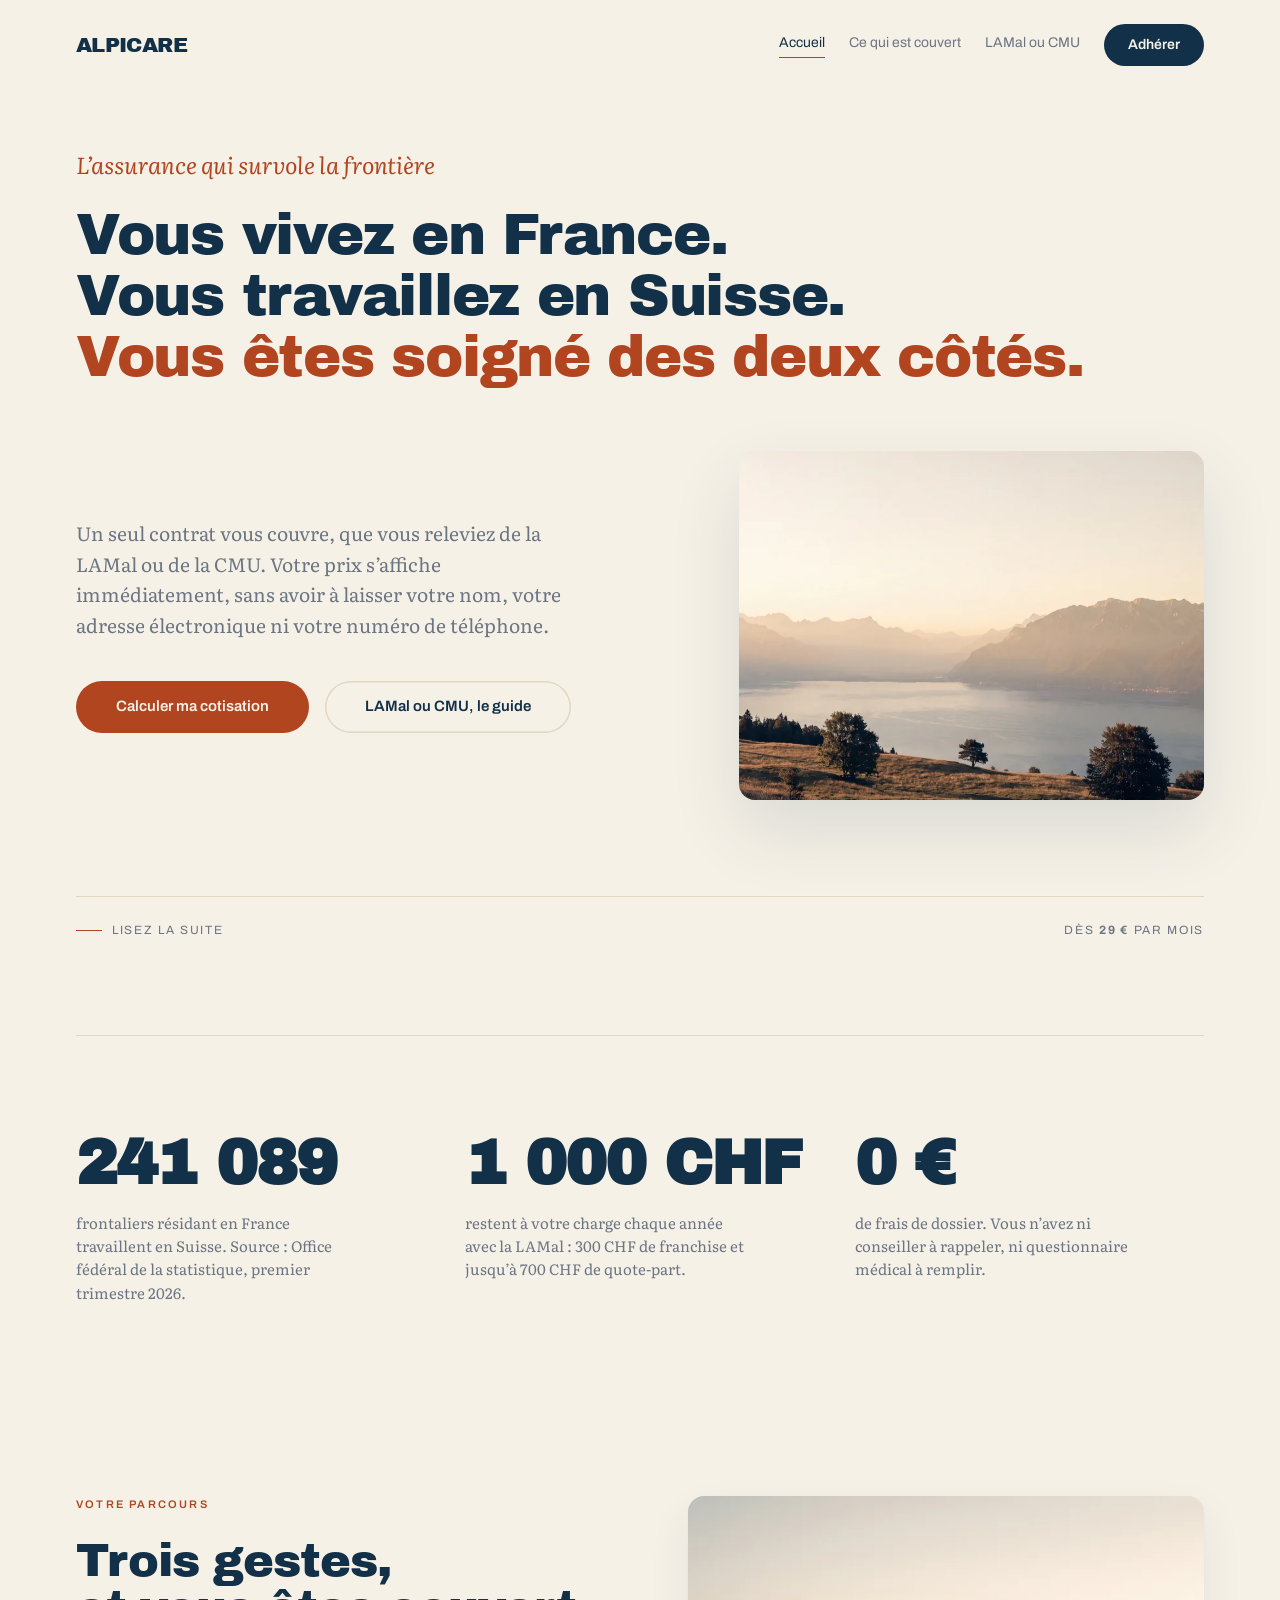
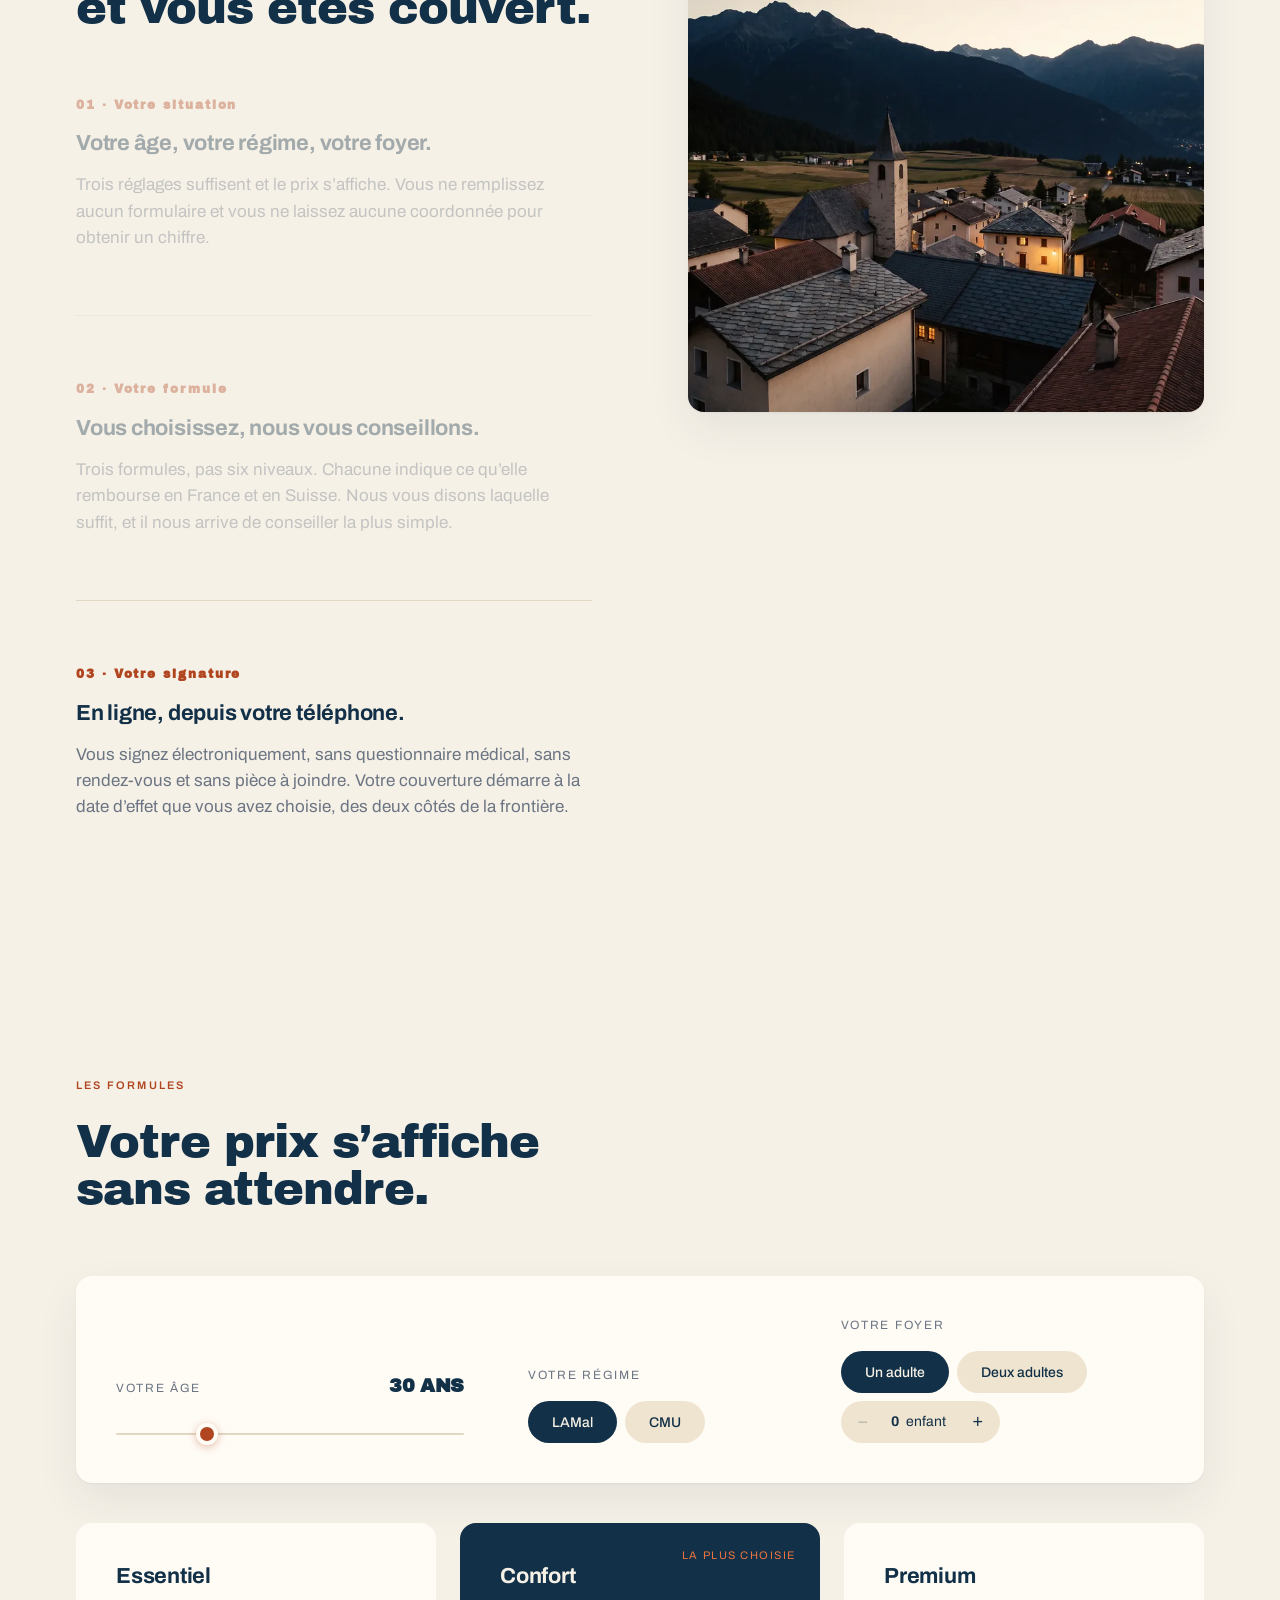
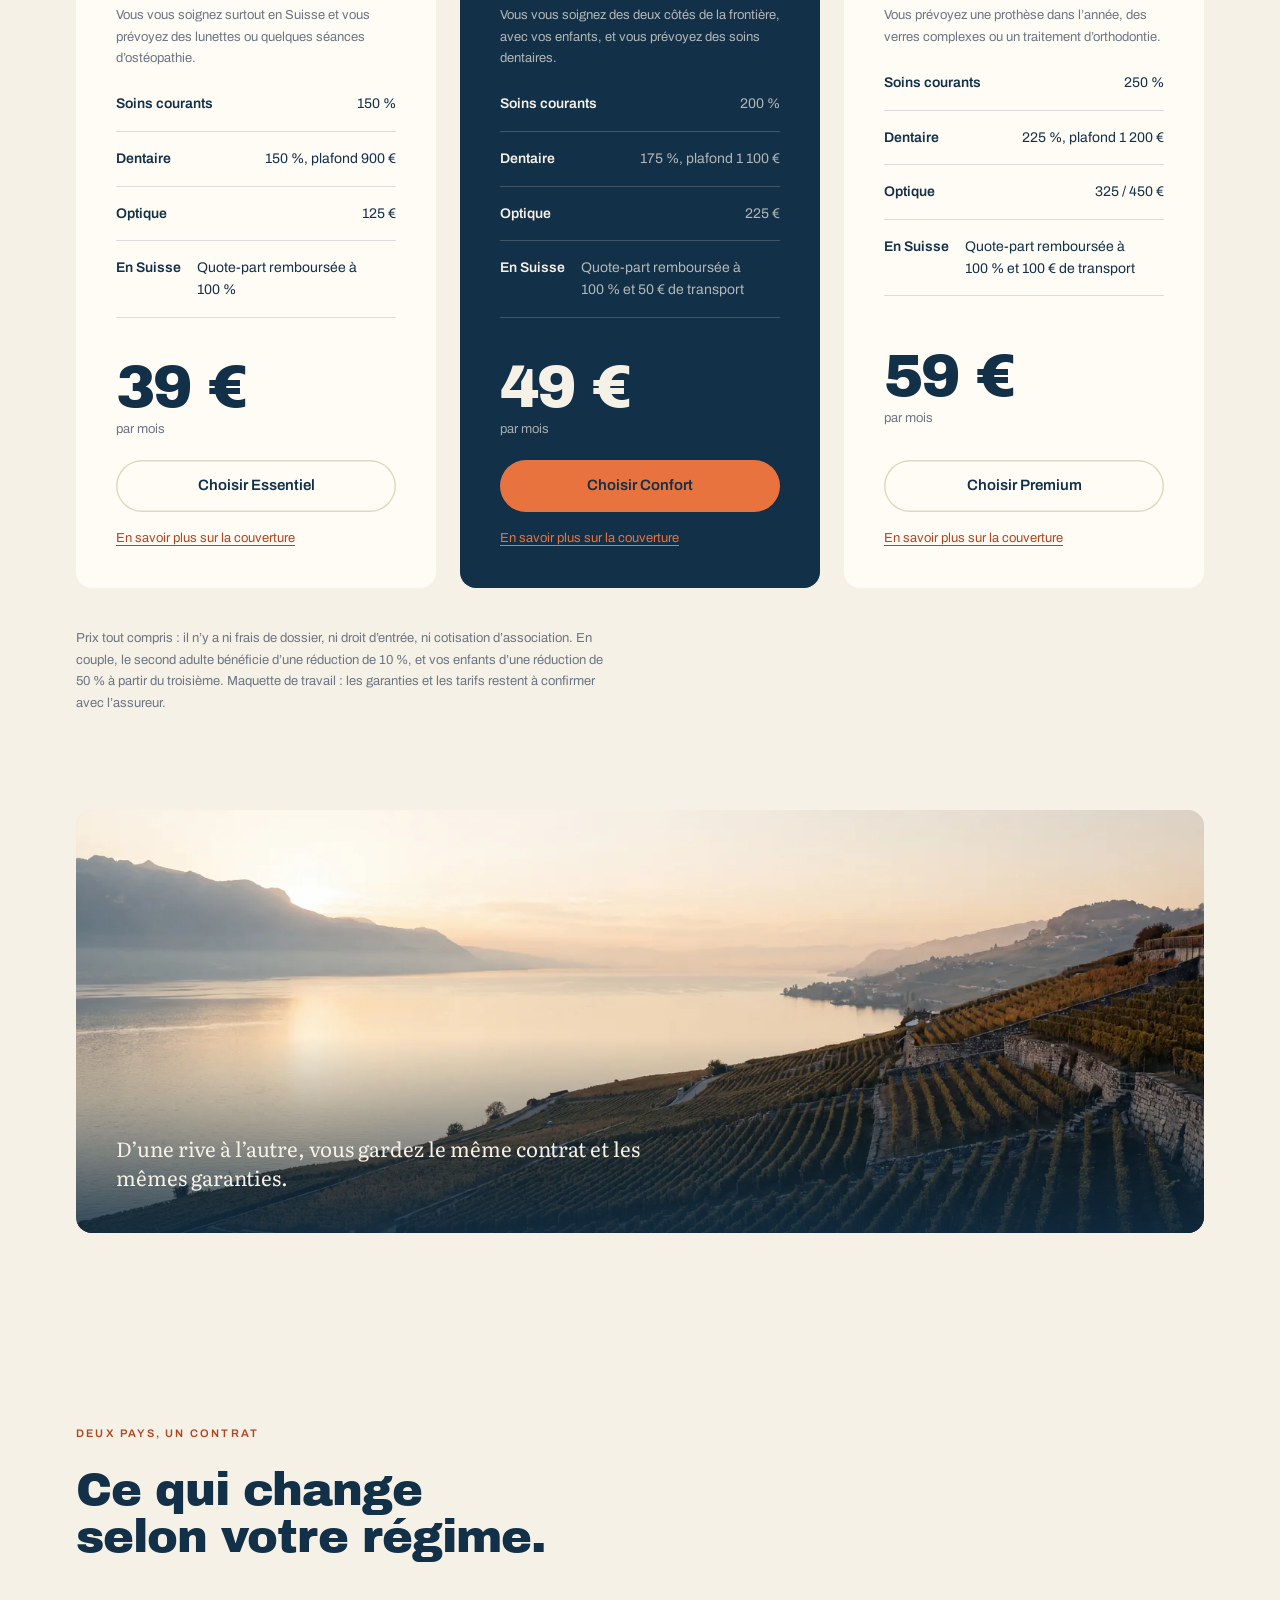
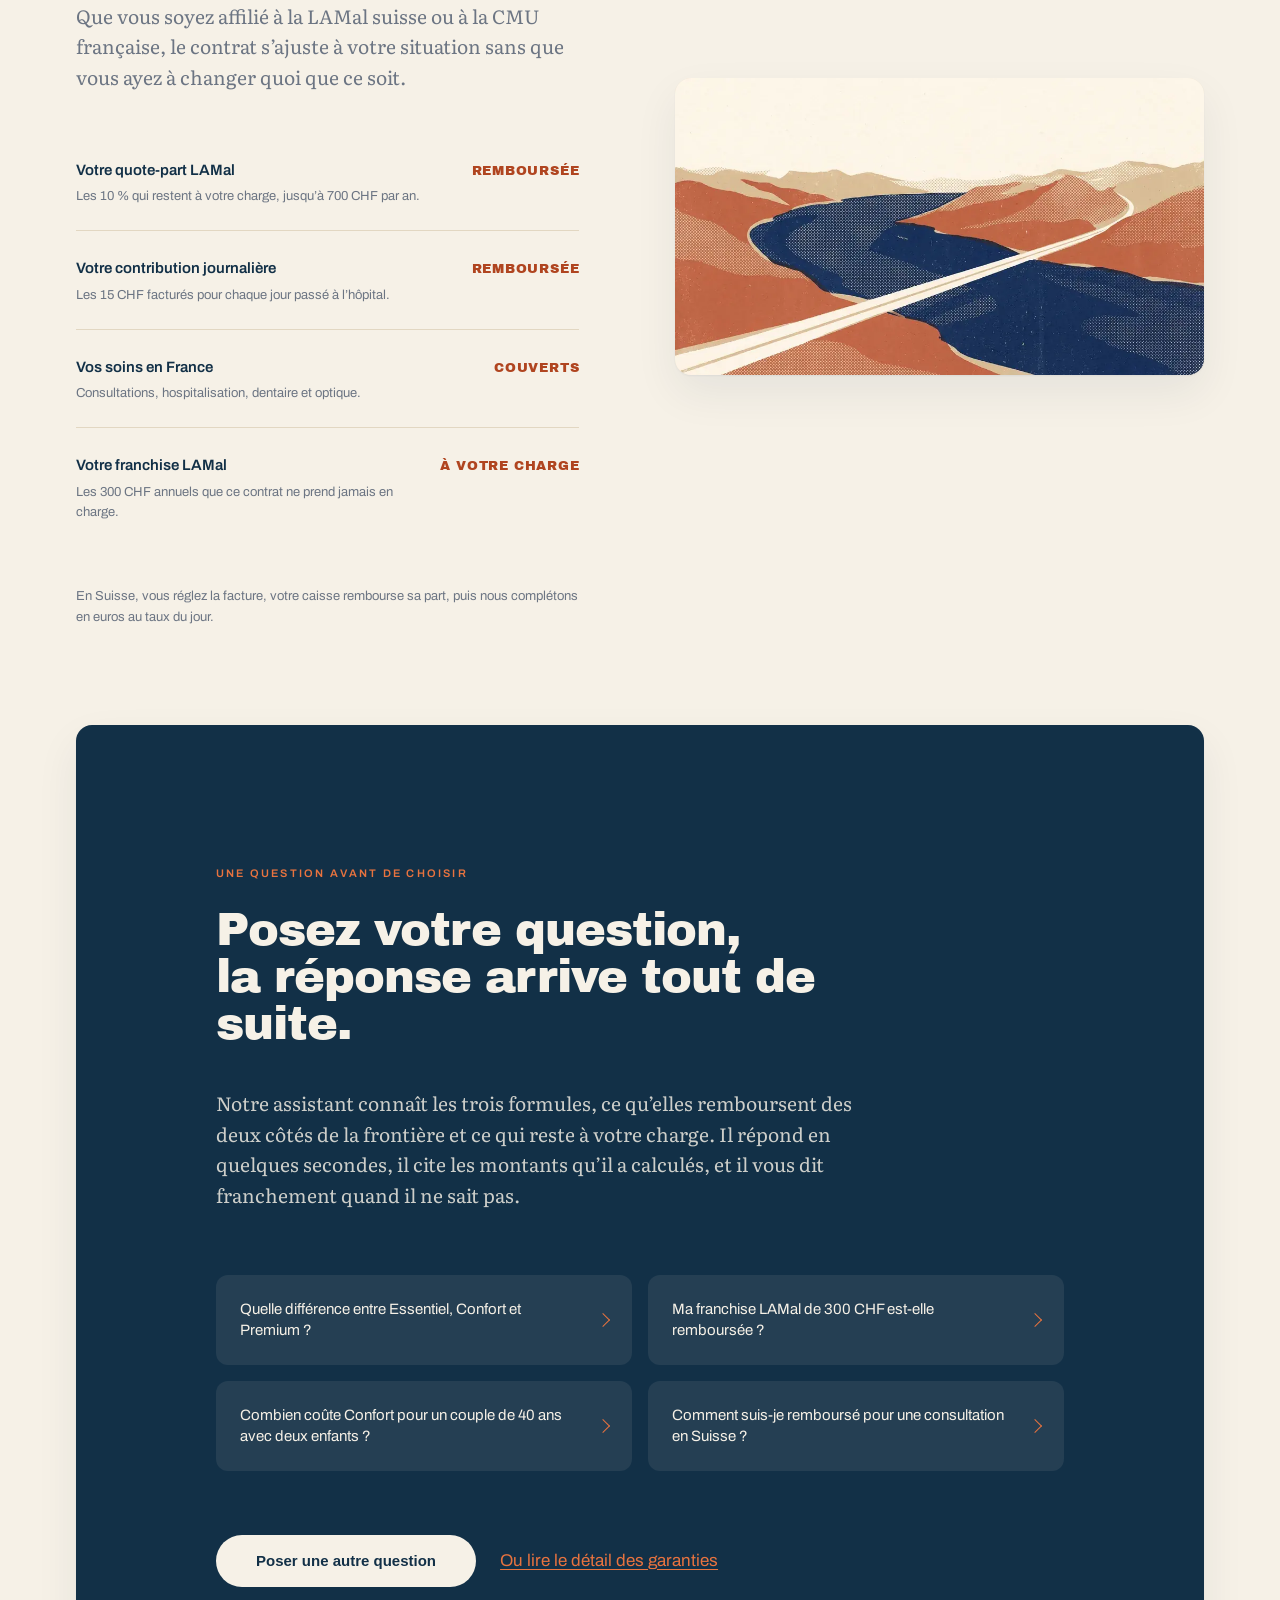
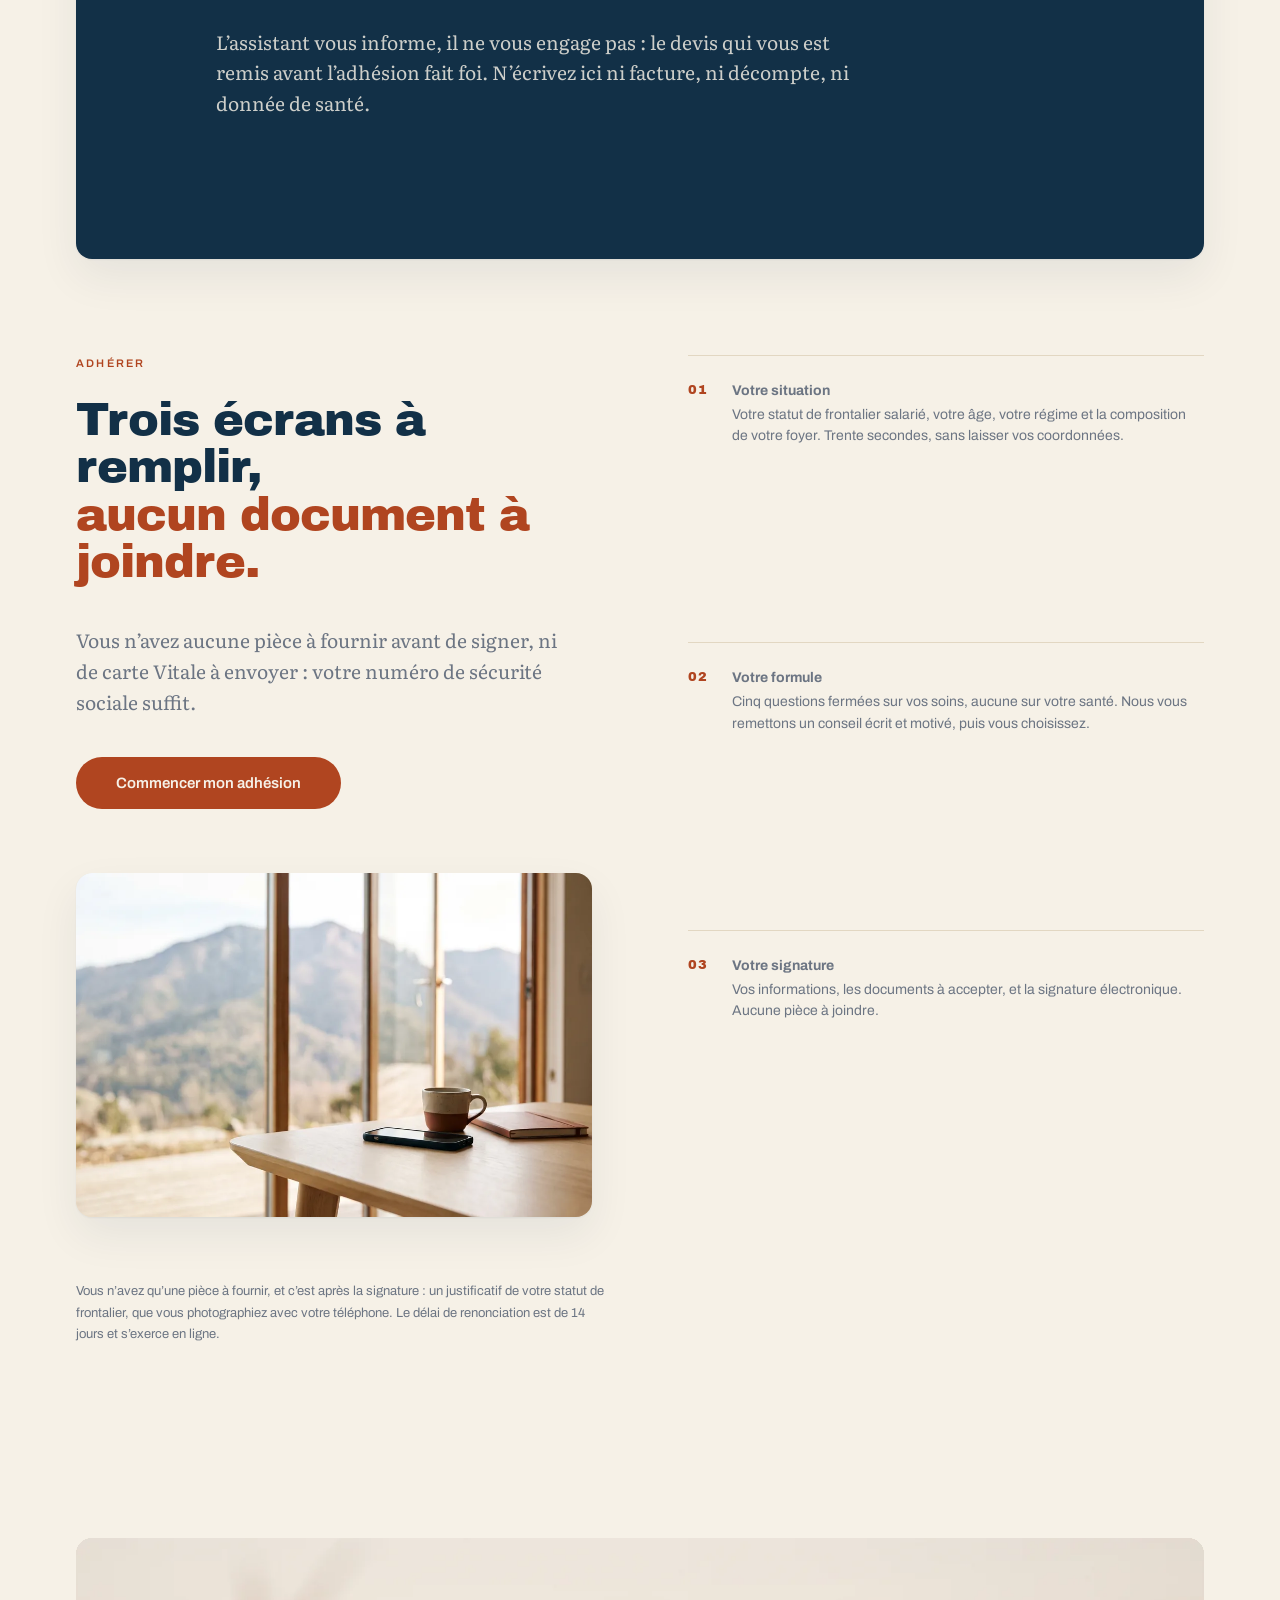
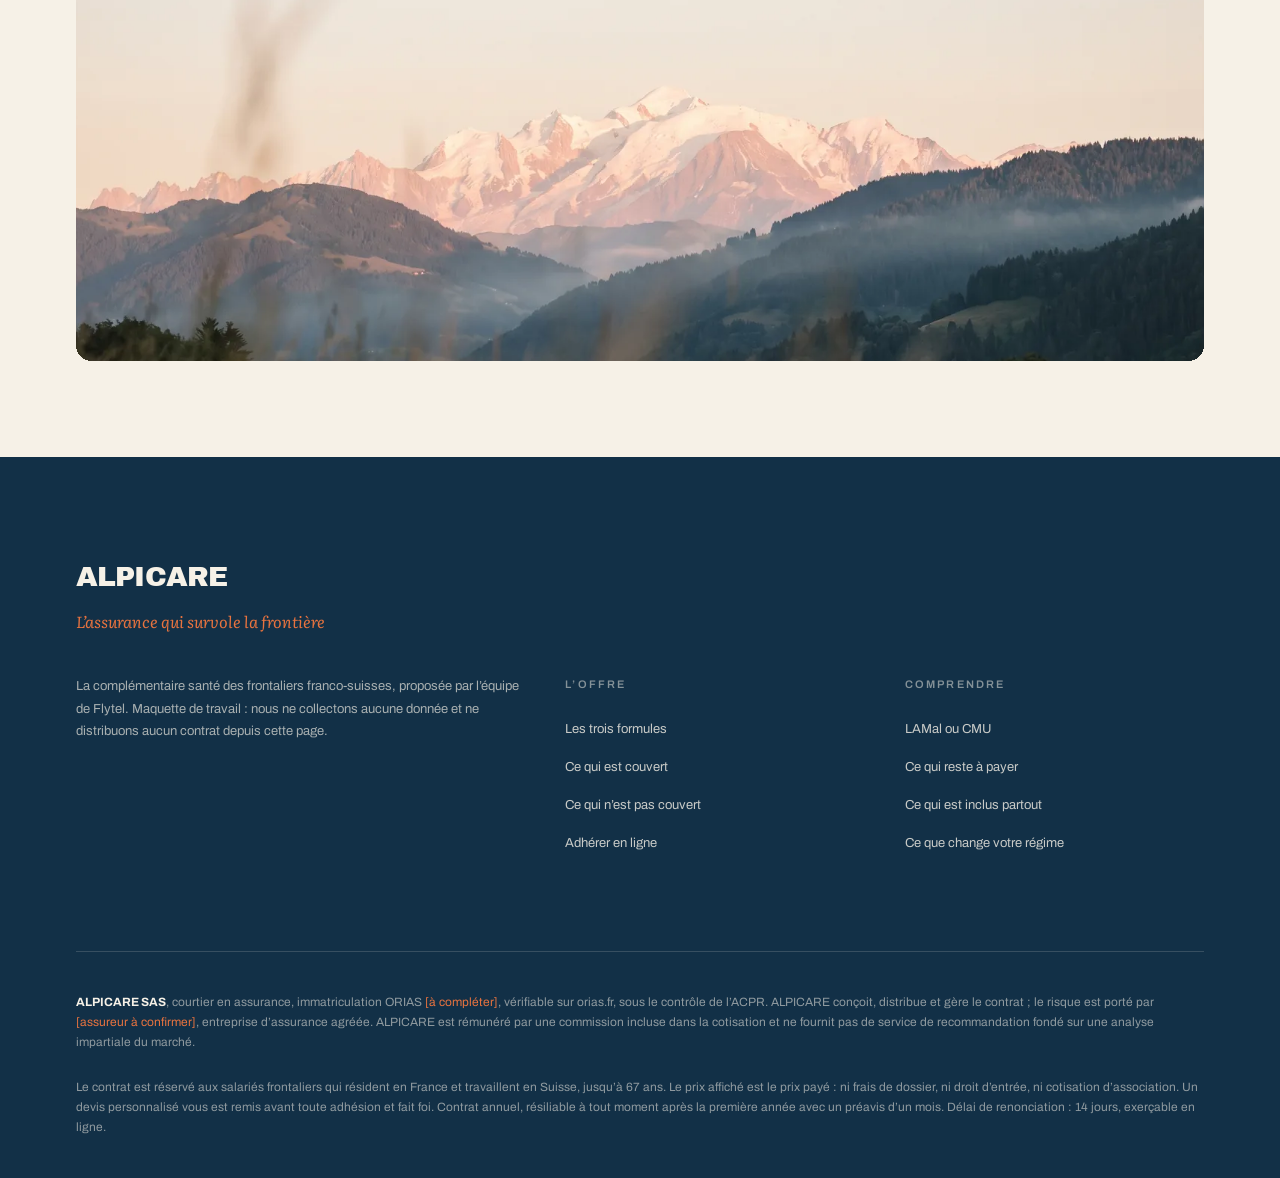
<file: index.html>
<!doctype html>
<html lang="fr">
<head>
<meta charset="UTF-8">
<meta name="viewport" content="width=device-width, initial-scale=1">
<title>ALPICARE · l’assurance qui survole la frontière</title>
<meta name="description" content="L’assurance qui survole la frontière. Un seul contrat pour les frontaliers franco-suisses, que vous releviez de la LAMal ou de la CMU. Votre prix s’affiche immédiatement, sans laisser vos coordonnées.">
<meta name="robots" content="noindex, nofollow">
<meta name="theme-color" content="#F6F1E7">
<link rel="icon" href="data:image/svg+xml,%3Csvg xmlns=%27http://www.w3.org/2000/svg%27 viewBox=%270 0 64 64%27%3E%3Crect width=%2764%27 height=%2764%27 rx=%2716%27 fill=%27%23123047%27/%3E%3Ccircle cx=%2732%27 cy=%2732%27 r=%2711%27 fill=%27%23E8733F%27/%3E%3C/svg%3E">
<link rel="preconnect" href="https://fonts.googleapis.com">
<link rel="preconnect" href="https://fonts.gstatic.com" crossorigin>
<link href="https://fonts.googleapis.com/css2?family=Archivo+Black&family=Archivo:wght@400;500;600;700&family=Literata:opsz,wght@7..72,400;7..72,500&display=swap" rel="stylesheet">
<script>document.documentElement.className+=" js";</script>
<link rel="stylesheet" href="styles.css">
<script src="tarif.js" defer></script>
<script src="app.js" defer></script>
</head>
<body>

<div class="progres" aria-hidden="true"><i data-progres></i></div>

<header class="barre" data-barre>
  <div class="barre__i">
    <a class="marque" href="index.html">ALPICARE</a>
    <nav aria-label="Navigation principale">
      <a href="index.html" aria-current="page">Accueil</a>
      <a href="couverture.html">Ce qui est couvert</a>
      <a href="guide-lamal-cmu.html">LAMal ou CMU</a>
    </nav>
    <a class="btn btn--sm" href="adherer.html">Adhérer</a>
  </div>
</header>

<main>

  <!-- ===== HERO ===== -->
  <section class="hero">
    <div class="env">
      <p class="slogan pose">L’assurance qui survole la frontière</p>
      <h1 data-mots><span>Vous vivez en France.</span><span>Vous travaillez en Suisse.</span><span class="bleu">Vous êtes soigné des deux côtés.</span></h1>
      <div class="hero__g">
        <div>
          <p class="lead pose">Un seul contrat vous couvre, que vous releviez de la LAMal ou de la CMU. Votre prix s’affiche immédiatement, sans avoir à laisser votre nom, votre adresse électronique ni votre numéro de téléphone.</p>
          <div class="hero__cta pose">
            <a class="btn btn--bleu" href="#formules">Calculer ma cotisation</a>
            <a class="btn btn--clair" href="guide-lamal-cmu.html">LAMal ou CMU, le guide</a>
          </div>
        </div>
        <figure class="hero__img pose">
          <img src="img/lac.webp" srcset="img/lac@900.webp 900w, img/lac.webp 1400w"
               sizes="(min-width:900px) 44vw, 100vw" width="1400" height="1867" data-parallaxe
               alt="Le lac Léman vu des hauteurs françaises au lever du jour, les Alpes suisses sur la rive d’en face.">
        </figure>
      </div>
      <p class="hero__bas pose">
        <span class="defiler"><i></i> Lisez la suite</span>
        <span>Dès <b data-des>39 €</b> par mois</span>
      </p>
    </div>
  </section>

  <!-- ===== CHIFFRES ===== -->
  <section class="env">
    <div class="chiffres">
      <p class="chiffre pose"><b data-compte="241089">0</b><span>frontaliers résidant en France travaillent en Suisse. Source : Office fédéral de la statistique, premier trimestre 2026.</span></p>
      <p class="chiffre pose"><b data-compte="1000" data-suffixe=" CHF">0</b><span>restent à votre charge chaque année avec la LAMal : 300 CHF de franchise et jusqu’à 700 CHF de quote-part.</span></p>
      <p class="chiffre pose"><b data-compte="0" data-texte="0 €">0 €</b><span>de frais de dossier. Vous n’avez ni conseiller à rappeler, ni questionnaire médical à remplir.</span></p>
    </div>
  </section>

  <!-- ===== SECTION ÉPINGLÉE ===== -->
  <section class="epingle env" id="comment">
    <div class="epingle__g">
      <div>
        <span class="sur pose">Votre parcours</span>
        <h2 class="pose" style="margin-top:var(--e3)">Trois gestes,<br>et vous êtes couvert.</h2>
        <div data-etapes>
          <div class="etape on" data-img="0">
            <b>01 · Votre situation</b>
            <h3>Votre âge, votre régime, votre foyer.</h3>
            <p>Trois réglages suffisent et le prix s’affiche. Vous ne remplissez aucun formulaire et vous ne laissez aucune coordonnée pour obtenir un chiffre.</p>
          </div>
          <div class="etape" data-img="1">
            <b>02 · Votre formule</b>
            <h3>Vous choisissez, nous vous conseillons.</h3>
            <p>Trois formules, pas six niveaux. Chacune indique ce qu’elle rembourse en France et en Suisse. Nous vous disons laquelle suffit, et il nous arrive de conseiller la plus simple.</p>
          </div>
          <div class="etape" data-img="2">
            <b>03 · Votre signature</b>
            <h3>En ligne, depuis votre téléphone.</h3>
            <p>Vous signez électroniquement, sans questionnaire médical, sans rendez-vous et sans pièce à joindre. Votre couverture démarre à la date d’effet que vous avez choisie, des deux côtés de la frontière.</p>
          </div>
        </div>
      </div>
      <figure class="epingle__v pose">
        <img class="on" src="img/cretes.webp" width="800" height="800" loading="lazy"
             alt="Les crêtes du Jura émergent d’une mer de nuages au petit matin.">
        <img src="img/ponton.webp" width="800" height="800" loading="lazy"
             alt="Un ponton de bois s’avance dans l’eau calme du lac, au lever du jour.">
        <img src="img/village.webp" width="800" height="800" loading="lazy"
             alt="Un village de la frontière au crépuscule, quelques fenêtres éclairées, les Alpes derrière.">
      </figure>
    </div>
  </section>

  <!-- ===== FORMULES ===== -->
  <section class="env" id="formules" style="padding-top:var(--e6)">
    <span class="sur pose">Les formules</span>
    <h2 class="pose" style="margin-top:var(--e3)">Votre prix s’affiche<br>sans attendre.</h2>

    <div class="reglage pose">
      <div>
        <label class="champ__l" for="age">Votre âge <b data-age-out>30 ans</b></label>
        <input type="range" id="age" min="18" max="67" step="1" value="30">
      </div>
      <div>
        <span class="champ__l" id="l-reg">Votre régime</span>
        <div class="groupe" role="group" aria-labelledby="l-reg">
          <button class="opt" type="button" data-regime="lamal" aria-pressed="true">LAMal</button>
          <button class="opt" type="button" data-regime="cmu" aria-pressed="false">CMU</button>
        </div>
      </div>
      <div>
        <span class="champ__l" id="l-foy">Votre foyer</span>
        <div class="groupe" role="group" aria-labelledby="l-foy">
          <button class="opt" type="button" data-adultes="1" aria-pressed="true">Un adulte</button>
          <button class="opt" type="button" data-adultes="2" aria-pressed="false">Deux adultes</button>
          <span class="compteur">
            <button type="button" data-enfants="-1" aria-label="Retirer un enfant">−</button>
            <span><b data-nb>0</b> <span data-mot>enfant</span></span>
            <button type="button" data-enfants="1" aria-label="Ajouter un enfant">+</button>
          </span>
        </div>
      </div>
    </div>

    <div class="trio">
      <article class="carte pose" data-niveau="2">
        <h3>Essentiel</h3>
        <p class="note" style="margin-top:var(--e2)">Vous vous soignez surtout en Suisse et vous prévoyez des lunettes ou quelques séances d’ostéopathie.</p>
        <ul>
          <li><b>Soins courants</b><span>150 %</span></li>
          <li><b>Dentaire</b><span>150 %, plafond 900 €</span></li>
          <li><b>Optique</b><span>125 €</span></li>
          <li><b>En Suisse</b><span data-suisse-2>Quote-part remboursée à 100 %</span></li>
        </ul>
        <p class="prix"><span data-prix>39 €</span><small>par mois</small></p>
        <div class="carte__a"><a class="btn btn--clair" href="adherer.html?formule=essentiel">Choisir Essentiel</a><a class="lien carte__plus" href="couverture.html#essentiel">En savoir plus sur la couverture</a></div>
      </article>

      <article class="carte carte--phare pose" data-niveau="3">
        <span class="carte__b">La plus choisie</span>
        <h3>Confort</h3>
        <p class="note" style="margin-top:var(--e2)">Vous vous soignez des deux côtés de la frontière, avec vos enfants, et vous prévoyez des soins dentaires.</p>
        <ul>
          <li><b>Soins courants</b><span>200 %</span></li>
          <li><b>Dentaire</b><span>175 %, plafond 1 100 €</span></li>
          <li><b>Optique</b><span>225 €</span></li>
          <li><b>En Suisse</b><span data-suisse-3>Quote-part remboursée à 100 % et 50 € de transport</span></li>
        </ul>
        <p class="prix"><span data-prix>49 €</span><small>par mois</small></p>
        <div class="carte__a"><a class="btn btn--bleu" href="adherer.html?formule=confort">Choisir Confort</a><a class="lien carte__plus" href="couverture.html#confort">En savoir plus sur la couverture</a></div>
      </article>

      <article class="carte pose" data-niveau="4">
        <h3>Premium</h3>
        <p class="note" style="margin-top:var(--e2)">Vous prévoyez une prothèse dans l’année, des verres complexes ou un traitement d’orthodontie.</p>
        <ul>
          <li><b>Soins courants</b><span>250 %</span></li>
          <li><b>Dentaire</b><span>225 %, plafond 1 200 €</span></li>
          <li><b>Optique</b><span>325 / 450 €</span></li>
          <li><b>En Suisse</b><span data-suisse-4>Quote-part remboursée à 100 % et 100 € de transport</span></li>
        </ul>
        <p class="prix"><span data-prix>59 €</span><small>par mois</small></p>
        <div class="carte__a"><a class="btn btn--clair" href="adherer.html?formule=premium">Choisir Premium</a><a class="lien carte__plus" href="couverture.html#premium">En savoir plus sur la couverture</a></div>
      </article>
    </div>

    <p class="note pose" style="margin-top:var(--e4);max-width:76ch">Prix tout compris : il n’y a ni frais de dossier, ni droit d’entrée, ni cotisation d’association. En couple, le second adulte bénéficie d’une réduction de 10 %, et vos enfants d’une réduction de 50 % à partir du troisième. Maquette de travail : les garanties et les tarifs restent à confirmer avec l’assureur.</p>

    <figure class="bande pose">
      <img src="img/leman.webp" srcset="img/leman@1000.webp 1000w, img/leman.webp 1600w"
           sizes="100vw" width="1600" height="600" loading="lazy" data-parallaxe
           alt="Des vignes en terrasses descendent vers le lac Léman en fin de journée.">
      <figcaption class="bande__leg">D’une rive à l’autre, vous gardez le même contrat et les mêmes garanties.</figcaption>
    </figure>
  </section>

  <!-- ===== DEUX PAYS ===== -->
  <section class="env" id="deuxpays">
    <div class="duo">
      <div>
        <span class="sur pose">Deux pays, un contrat</span>
        <h2 class="pose" style="margin-top:var(--e3)">Ce qui change<br>selon votre régime.</h2>
        <p class="lead pose" style="margin-top:var(--e4)">Que vous soyez affilié à la LAMal suisse ou à la CMU française, le contrat s’ajuste à votre situation sans que vous ayez à changer quoi que ce soit.</p>
        <ul class="liste pose">
          <li><span><b>Votre quote-part LAMal</b><small>Les 10 % qui restent à votre charge, jusqu’à 700 CHF par an.</small></span><i>Remboursée</i></li>
          <li><span><b>Votre contribution journalière</b><small>Les 15 CHF facturés pour chaque jour passé à l’hôpital.</small></span><i>Remboursée</i></li>
          <li><span><b>Vos soins en France</b><small>Consultations, hospitalisation, dentaire et optique.</small></span><i>Couverts</i></li>
          <li><span><b>Votre franchise LAMal</b><small>Les 300 CHF annuels que ce contrat ne prend jamais en charge.</small></span><i>À votre charge</i></li>
        </ul>
        <p class="note pose" style="margin-top:var(--e4)">En Suisse, vous réglez la facture, votre caisse rembourse sa part, puis nous complétons en euros au taux du jour.</p>
      </div>
      <figure class="duo__img pose">
        <img src="img/arc.webp" srcset="img/arc@1000.webp 1000w, img/arc.webp 1400w"
             sizes="(min-width:900px) 50vw, 100vw" width="1400" height="788" loading="lazy"
             alt="Illustration sérigraphiée de l’arc lémanique, les deux rives en terre et en sable, l’eau en bleu profond, une route claire qui les relie.">
      </figure>
    </div>
  </section>

  <!-- ===== ADHÉSION ===== -->
<!-- ===== POSEZ VOTRE QUESTION ===== -->
  <section class="env" id="questions">
    <div class="panneau panneau--questions pose">
      <span class="sur">Une question avant de choisir</span>
      <h2>Posez votre question,<br>la réponse arrive tout de suite.</h2>
      <p>Notre assistant connaît les trois formules, ce qu’elles remboursent des deux côtés de la frontière et ce qui reste à votre charge. Il répond en quelques secondes, il cite les montants qu’il a calculés, et il vous dit franchement quand il ne sait pas.</p>

      <div class="questions__g">
        <button type="button" class="questions__q" data-assistant-ask="Quelle différence entre Essentiel, Confort et Premium ?">Quelle différence entre Essentiel, Confort et Premium ?</button>
        <button type="button" class="questions__q" data-assistant-ask="Ma franchise LAMal de 300 CHF est-elle remboursée ?">Ma franchise LAMal de 300 CHF est-elle remboursée ?</button>
        <button type="button" class="questions__q" data-assistant-ask="Combien coûte Confort pour un couple de 40 ans avec deux enfants ?">Combien coûte Confort pour un couple de 40 ans avec deux enfants ?</button>
        <button type="button" class="questions__q" data-assistant-ask="Comment suis-je remboursé pour une consultation en Suisse ?">Comment suis-je remboursé pour une consultation en Suisse ?</button>
      </div>

      <div class="questions__a">
        <button type="button" class="btn btn--creme" data-assistant-open>Poser une autre question</button>
        <a class="lien" href="couverture.html">Ou lire le détail des garanties</a>
      </div>

      <p class="questions__n">L’assistant vous informe, il ne vous engage pas : le devis qui vous est remis avant l’adhésion fait foi. N’écrivez ici ni facture, ni décompte, ni donnée de santé.</p>
      <p class="questions__n questions__sans">Cette conversation demande JavaScript. Sans lui, écrivez à l’équipe, dont l’adresse figure en pied de page.</p>
    </div>
  </section>

  <section class="adh env" id="adherer">
    <div class="adh__g">
      <div>
        <span class="sur pose">Adhérer</span>
        <h2 class="pose" style="margin-top:var(--e3)">Trois écrans à remplir,<br><span class="bleu">aucun document à joindre.</span></h2>
        <p class="lead pose" style="margin-top:var(--e4)">Vous n’avez aucune pièce à fournir avant de signer, ni de carte Vitale à envoyer : votre numéro de sécurité sociale suffit.</p>
        <a class="btn btn--bleu pose" href="adherer.html" style="margin-top:var(--e4)">Commencer mon adhésion</a>
        <figure class="adh__img pose">
          <img src="img/table.webp" srcset="img/table@1000.webp 1000w, img/table.webp 1400w"
               sizes="(min-width:900px) 46vw, 100vw" width="1400" height="933" loading="lazy"
               alt="Un coin de table en bois devant une fenêtre ouverte sur la montagne, un téléphone et une tasse de café.">
        </figure>
      </div>
      <ol class="pose">
        <li><span><b>Votre situation</b><span>Votre statut de frontalier salarié, votre âge, votre régime et la composition de votre foyer. Trente secondes, sans laisser vos coordonnées.</span></span></li>
        <li><span><b>Votre formule</b><span>Cinq questions fermées sur vos soins, aucune sur votre santé. Nous vous remettons un conseil écrit et motivé, puis vous choisissez.</span></span></li>
        <li><span><b>Votre signature</b><span>Vos informations, les documents à accepter, et la signature électronique. Aucune pièce à joindre.</span></span></li>
      </ol>
    </div>
    <p class="note pose" style="margin-top:var(--e5);max-width:76ch">Vous n’avez qu’une pièce à fournir, et c’est après la signature : un justificatif de votre statut de frontalier, que vous photographiez avec votre téléphone. Le délai de renonciation est de 14 jours et s’exerce en ligne.</p>
  </section>
  <div class="env">
    <figure class="bande pose" style="margin-bottom:0">
    <img src="img/montblanc-bande.webp" srcset="img/montblanc-bande@1000.webp 1000w, img/montblanc-bande.webp 1600w"
         sizes="100vw" width="1600" height="600" loading="lazy" data-parallaxe
         alt="Le massif du Mont-Blanc éclairé par la lumière de fin d’après-midi, vu des prés du Chablais.">
    </figure>
  </div>
</main>

<footer class="pied">
  <div class="env">
    <a class="marque" href="index.html">ALPICARE</a>
    <p class="pied__slogan">L’assurance qui survole la frontière</p>
    <div class="pied__g">
      <p>La complémentaire santé des frontaliers franco-suisses, proposée par l’équipe de Flytel. Maquette de travail : nous ne collectons aucune donnée et ne distribuons aucun contrat depuis cette page.</p>
      <nav aria-label="L’offre">
        <b>L’offre</b>
        <a href="couverture.html">Les trois formules</a>
        <a href="couverture.html">Ce qui est couvert</a>
        <a href="couverture.html#jamais">Ce qui n’est pas couvert</a>
        <a href="adherer.html">Adhérer en ligne</a>
      </nav>
      <nav aria-label="Comprendre">
        <b>Comprendre</b>
        <a href="guide-lamal-cmu.html">LAMal ou CMU</a>
        <a href="guide-lamal-cmu.html#restes">Ce qui reste à payer</a>
        <a href="couverture.html#toujours">Ce qui est inclus partout</a>
        <a href="couverture.html#regimes">Ce que change votre régime</a>
      </nav>
    </div>
    <div class="pied__legal">
      <p><b>ALPICARE SAS</b>, courtier en assurance, immatriculation ORIAS <mark>[à compléter]</mark>, vérifiable sur orias.fr, sous le contrôle de l’ACPR. ALPICARE conçoit, distribue et gère le contrat ; le risque est porté par <mark>[assureur à confirmer]</mark>, entreprise d’assurance agréée. ALPICARE est rémunéré par une commission incluse dans la cotisation et ne fournit pas de service de recommandation fondé sur une analyse impartiale du marché.</p>
      <p>Le contrat est réservé aux salariés frontaliers qui résident en France et travaillent en Suisse, jusqu’à 67 ans. Le prix affiché est le prix payé : ni frais de dossier, ni droit d’entrée, ni cotisation d’association. Un devis personnalisé vous est remis avant toute adhésion et fait foi. Contrat annuel, résiliable à tout moment après la première année avec un préavis d’un mois. Délai de renonciation : 14 jours, exerçable en ligne.</p>
    </div>
  </div>
</footer>
</body>
</html>
</file>
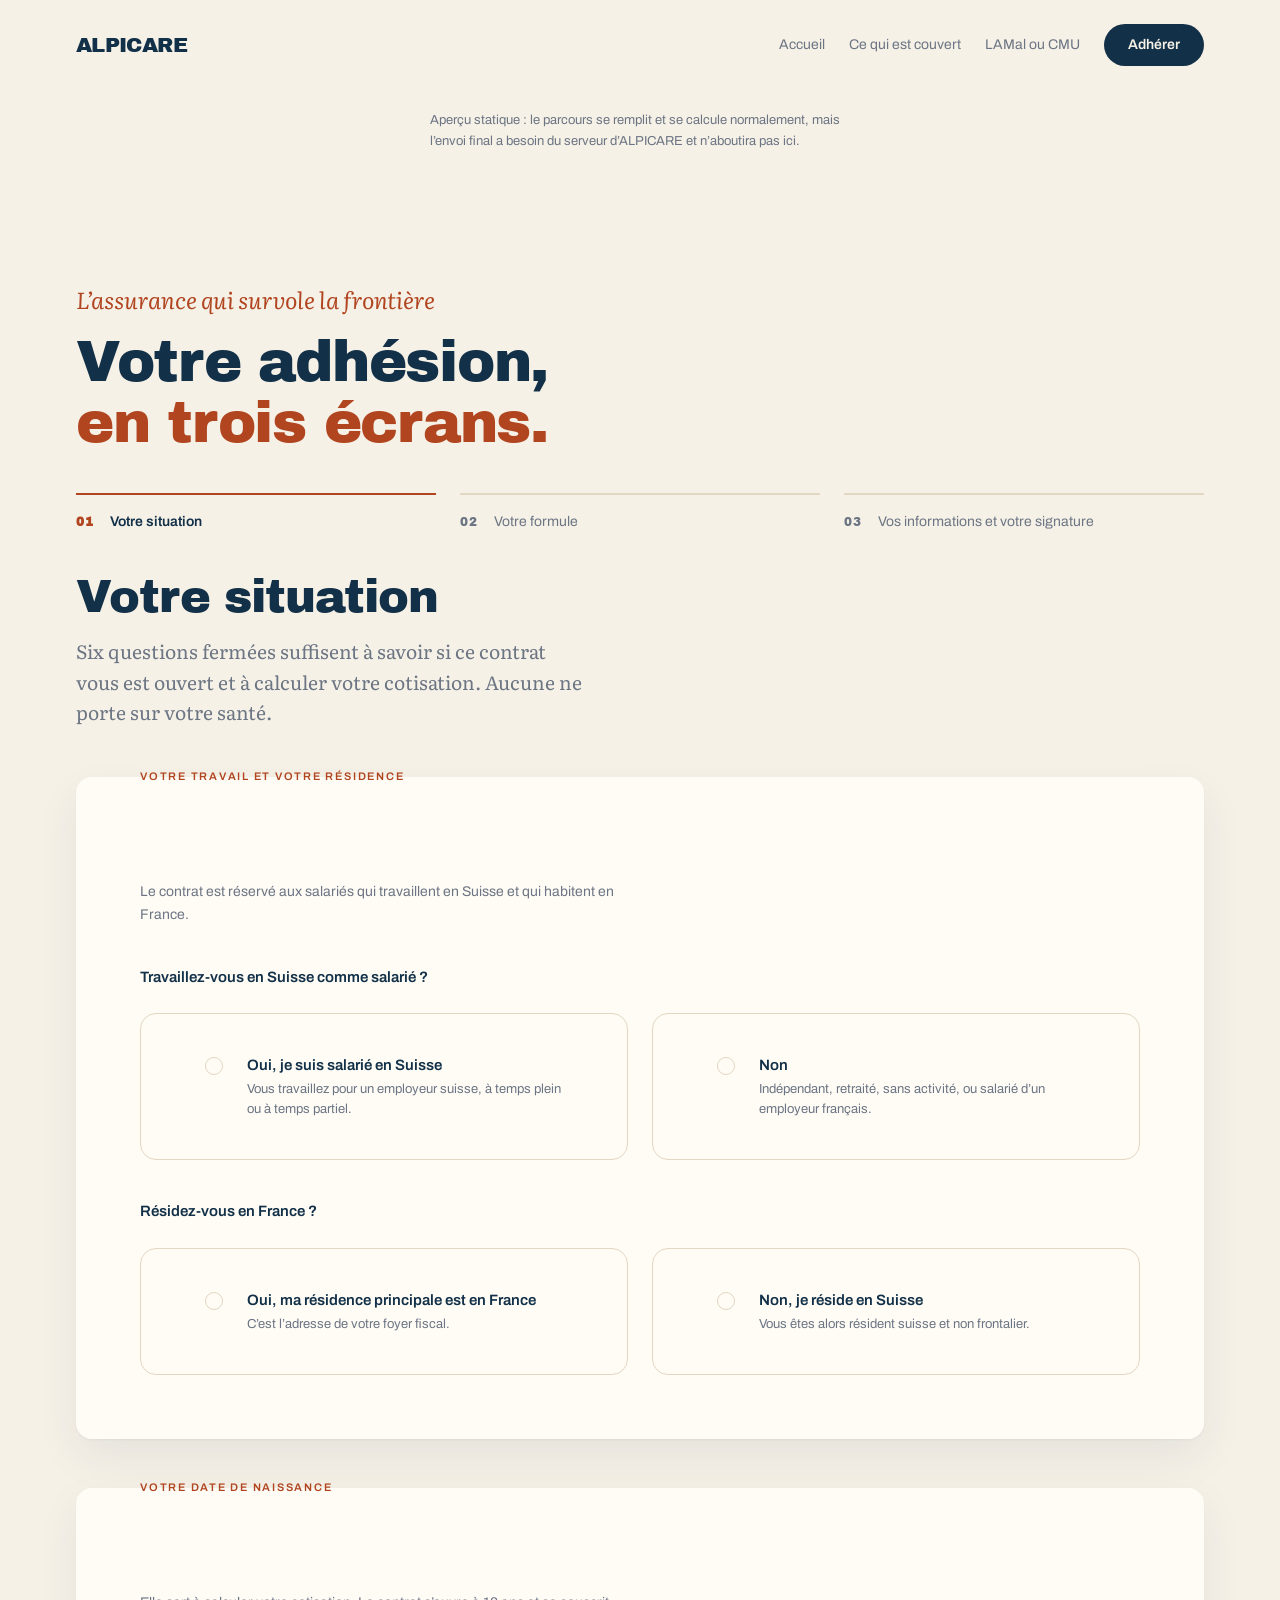
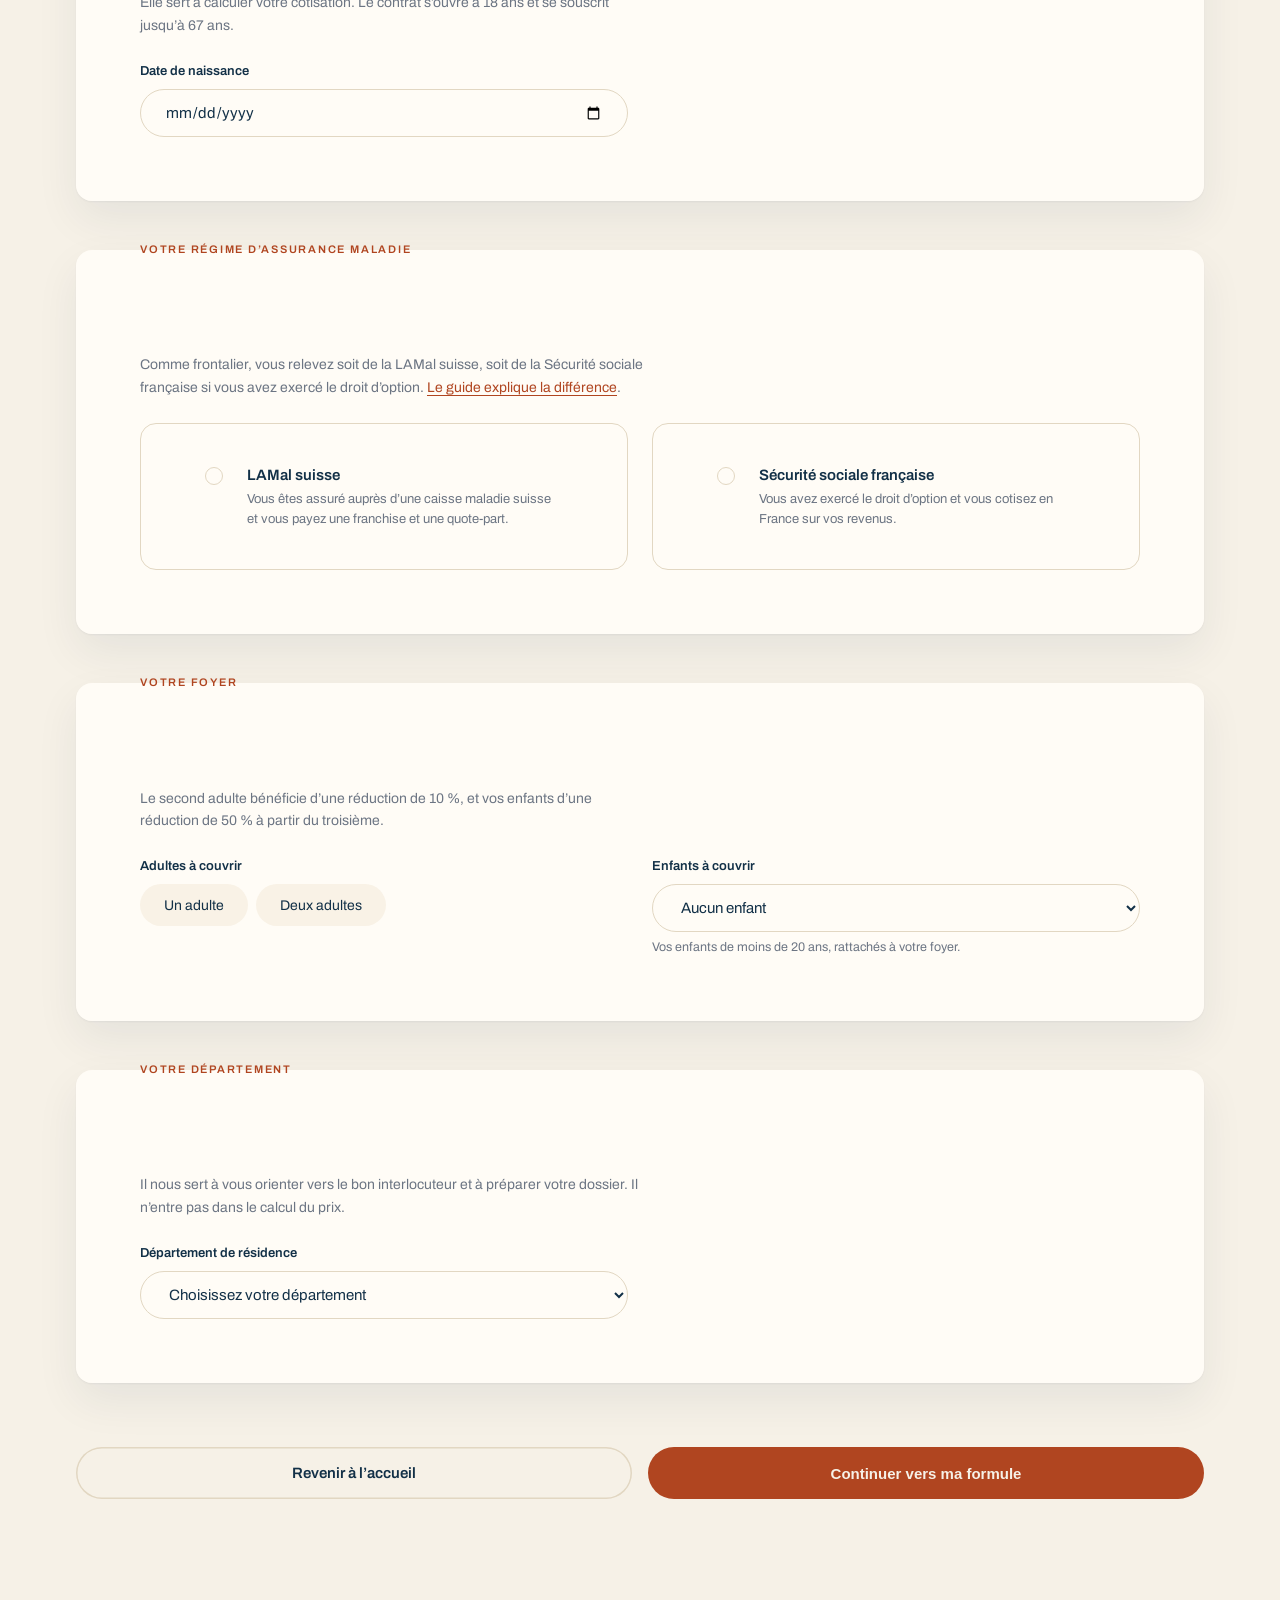
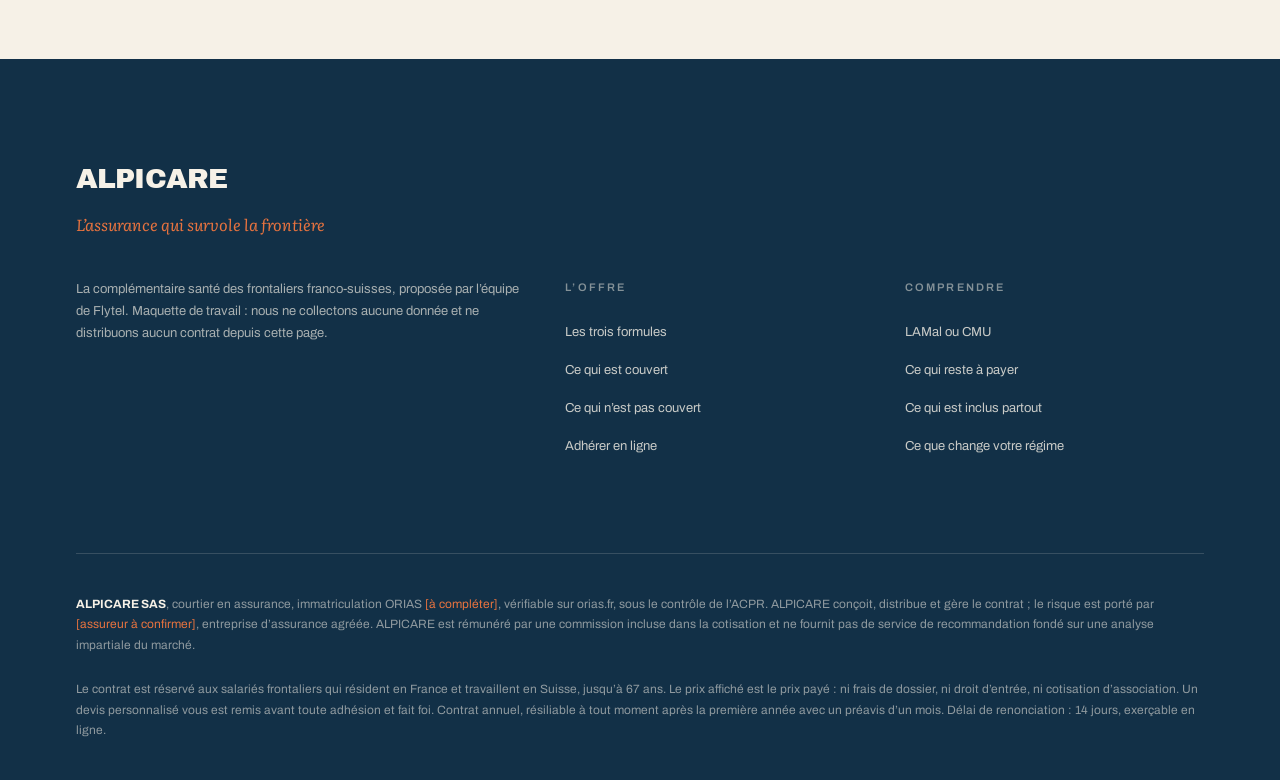
<file: adherer.html>
<!doctype html>
<html lang="fr">
<head>
<meta charset="UTF-8">
<meta name="viewport" content="width=device-width, initial-scale=1">
<title>Adhérer · ALPICARE</title>
<meta name="description" content="Votre adhésion à ALPICARE en trois écrans : votre situation, votre formule, votre signature. Aucune pièce à joindre avant la signature, et votre prix s’affiche à chaque étape.">
<meta name="robots" content="noindex, nofollow">
<meta name="theme-color" content="#F6F1E7">
<link rel="icon" href="data:image/svg+xml,%3Csvg xmlns=%27http://www.w3.org/2000/svg%27 viewBox=%270 0 64 64%27%3E%3Crect width=%2764%27 height=%2764%27 rx=%2716%27 fill=%27%23123047%27/%3E%3Ccircle cx=%2732%27 cy=%2732%27 r=%2711%27 fill=%27%23E8733F%27/%3E%3C/svg%3E">
<link rel="preconnect" href="https://fonts.googleapis.com">
<link rel="preconnect" href="https://fonts.gstatic.com" crossorigin>
<link href="https://fonts.googleapis.com/css2?family=Archivo+Black&family=Archivo:wght@400;500;600;700&family=Literata:opsz,wght@7..72,400;7..72,500&display=swap" rel="stylesheet">
<script>document.documentElement.className+=" js";</script>
<link rel="stylesheet" href="styles.css">
<script src="tarif.js" defer></script>
<script src="app.js" defer></script>
<script src="adhesion.js" defer></script>
</head>
<body>

<div class="progres" aria-hidden="true"><i data-progres></i></div>

<header class="barre" data-barre>
  <div class="barre__i">
    <a class="marque" href="index.html">ALPICARE</a>
    <nav aria-label="Navigation principale">
      <a href="index.html">Accueil</a>
      <a href="couverture.html">Ce qui est couvert</a>
      <a href="guide-lamal-cmu.html">LAMal ou CMU</a>
    </nav>
    <a class="btn btn--sm" href="adherer.html" aria-current="page">Adhérer</a>
  </div>
</header>

<main>
<p class="note env" style="padding-top:110px;max-width:76ch">Aperçu statique : le parcours se remplit et se calcule normalement, mais l’envoi final a besoin du serveur d’ALPICARE et n’aboutira pas ici.</p>

  <section class="tete env">
    <p class="slogan pose">L’assurance qui survole la frontière</p>
    <h1 class="pose">Votre adhésion,<br><span class="bleu">en trois écrans.</span></h1>
  </section>

  <nav class="parcours env" aria-label="Votre progression dans l’adhésion">
    <ol>
      <li data-etape="1" aria-current="step"><span>Votre situation</span></li>
      <li data-etape="2"><span>Votre formule</span></li>
      <li data-etape="3"><span>Vos informations et votre signature</span></li>
    </ol>
    <p class="sr" data-compte-ecrans>Écran 1 sur 3.</p>
  </nav>

  <noscript>
    <div class="env">
      <div class="encart" style="margin-top:var(--e4)">
        <b>Le script de cette page ne s’exécute pas.</b>
        <p>Les trois écrans s’affichent alors les uns à la suite des autres, et vous pouvez lire l’ensemble des questions et des documents. En revanche, ni le calcul du prix, ni la vérification de vos réponses, ni la signature ne fonctionnent sans script. Pour adhérer, activez le script de cette page, ou écrivez-nous et nous reprendrons le dossier avec vous.</p>
      </div>
    </div>
  </noscript>

  <p class="env annonce" id="annonce" role="status" aria-live="polite"></p>

  <form class="env" id="adhesion" novalidate>

    <!-- =============================================================
         ÉCRAN 1 — VOTRE SITUATION
         ============================================================= -->
    <section class="ecran" id="ecran-1" data-ecran="1" aria-labelledby="t-ecran-1">
      <h2 id="t-ecran-1" tabindex="-1">Votre situation</h2>
      <p class="lead" style="margin-top:var(--e2)">Six questions fermées suffisent à savoir si ce contrat vous est ouvert et à calculer votre cotisation. Aucune ne porte sur votre santé.</p>

      <div class="erreurs" id="erreurs-1" role="alert" hidden>
        <b>Il reste quelque chose à compléter.</b>
        <ul></ul>
      </div>

      <fieldset class="bloc">
        <legend class="bloc__t">Votre travail et votre résidence</legend>
        <p class="bloc__d">Le contrat est réservé aux salariés qui travaillent en Suisse et qui habitent en France.</p>

        <p class="champ__q" id="q-travail">Travaillez-vous en Suisse comme salarié ?</p>
        <div class="choix" role="radiogroup" aria-labelledby="q-travail" aria-describedby="e-travail">
          <label><input type="radio" name="travail" value="oui"><span class="choix__pt" aria-hidden="true"></span><span><b>Oui, je suis salarié en Suisse</b><small>Vous travaillez pour un employeur suisse, à temps plein ou à temps partiel.</small></span></label>
          <label><input type="radio" name="travail" value="non"><span class="choix__pt" aria-hidden="true"></span><span><b>Non</b><small>Indépendant, retraité, sans activité, ou salarié d’un employeur français.</small></span></label>
        </div>
        <span class="erreur" id="e-travail" aria-live="polite"></span>

        <p class="champ__q" id="q-residence" style="margin-top:var(--e4)">Résidez-vous en France ?</p>
        <div class="choix" role="radiogroup" aria-labelledby="q-residence" aria-describedby="e-residence">
          <label><input type="radio" name="residence" value="oui"><span class="choix__pt" aria-hidden="true"></span><span><b>Oui, ma résidence principale est en France</b><small>C’est l’adresse de votre foyer fiscal.</small></span></label>
          <label><input type="radio" name="residence" value="non"><span class="choix__pt" aria-hidden="true"></span><span><b>Non, je réside en Suisse</b><small>Vous êtes alors résident suisse et non frontalier.</small></span></label>
        </div>
        <span class="erreur" id="e-residence" aria-live="polite"></span>
      </fieldset>

      <fieldset class="bloc">
        <legend class="bloc__t">Votre date de naissance</legend>
        <p class="bloc__d">Elle sert à calculer votre cotisation. Le contrat s’ouvre à 18 ans et se souscrit jusqu’à 67 ans.</p>
        <div class="champs champs--2">
          <div class="champ">
            <label class="champ__e" for="naissance">Date de naissance <b data-age-lu></b></label>
            <input class="saisie" type="date" id="naissance" name="naissance" autocomplete="bday" min="1940-01-01" aria-describedby="e-naissance">
            <span class="erreur" id="e-naissance" aria-live="polite"></span>
          </div>
        </div>
      </fieldset>

      <fieldset class="bloc">
        <legend class="bloc__t">Votre régime d’assurance maladie</legend>
        <p class="bloc__d">Comme frontalier, vous relevez soit de la LAMal suisse, soit de la Sécurité sociale française si vous avez exercé le droit d’option. <a class="lien" href="guide-lamal-cmu.html">Le guide explique la différence</a>.</p>
        <div class="choix" role="radiogroup" aria-label="Votre régime" aria-describedby="e-regime">
          <label><input type="radio" name="regime" value="lamal"><span class="choix__pt" aria-hidden="true"></span><span><b>LAMal suisse</b><small>Vous êtes assuré auprès d’une caisse maladie suisse et vous payez une franchise et une quote-part.</small></span></label>
          <label><input type="radio" name="regime" value="cmu"><span class="choix__pt" aria-hidden="true"></span><span><b>Sécurité sociale française</b><small>Vous avez exercé le droit d’option et vous cotisez en France sur vos revenus.</small></span></label>
        </div>
        <span class="erreur" id="e-regime" aria-live="polite"></span>
      </fieldset>

      <fieldset class="bloc">
        <legend class="bloc__t">Votre foyer</legend>
        <p class="bloc__d">Le second adulte bénéficie d’une réduction de 10 %, et vos enfants d’une réduction de 50 % à partir du troisième.</p>
        <div class="champs champs--2">
          <div class="champ">
            <span class="champ__e" id="l-adultes">Adultes à couvrir</span>
            <div class="pastilles" role="radiogroup" aria-labelledby="l-adultes" aria-describedby="e-adultes">
              <label class="pastille"><input type="radio" name="adultes" value="1"> Un adulte</label>
              <label class="pastille"><input type="radio" name="adultes" value="2"> Deux adultes</label>
            </div>
            <span class="erreur" id="e-adultes" aria-live="polite"></span>
          </div>
          <div class="champ">
            <label class="champ__e" for="enfants">Enfants à couvrir</label>
            <select class="saisie" id="enfants" name="enfants">
              <option value="0">Aucun enfant</option>
              <option value="1">Un enfant</option>
              <option value="2">Deux enfants</option>
              <option value="3">Trois enfants</option>
              <option value="4">Quatre enfants</option>
            </select>
            <span class="aide">Vos enfants de moins de 20 ans, rattachés à votre foyer.</span>
          </div>
        </div>
      </fieldset>

      <fieldset class="bloc">
        <legend class="bloc__t">Votre département</legend>
        <p class="bloc__d">Il nous sert à vous orienter vers le bon interlocuteur et à préparer votre dossier. Il n’entre pas dans le calcul du prix.</p>
        <div class="champs champs--2">
          <div class="champ">
            <label class="champ__e" for="departement">Département de résidence</label>
            <select class="saisie" id="departement" name="departement" aria-describedby="e-departement">
              <option value="">Choisissez votre département</option>
              <option value="01">01 · Ain</option>
              <option value="25">25 · Doubs</option>
              <option value="39">39 · Jura</option>
              <option value="68">68 · Haut-Rhin</option>
              <option value="70">70 · Haute-Saône</option>
              <option value="74">74 · Haute-Savoie</option>
              <option value="88">88 · Vosges</option>
              <option value="90">90 · Territoire de Belfort</option>
              <option value="autre">Un autre département français</option>
            </select>
            <span class="erreur" id="e-departement" aria-live="polite"></span>
          </div>
        </div>
      </fieldset>

      <div class="pilote">
        <a class="btn btn--clair" href="index.html">Revenir à l’accueil</a>
        <button class="btn btn--bleu" type="button" data-suivant="2">Continuer vers ma formule</button>
      </div>
    </section>

    <!-- =============================================================
         ÉCRAN 2 — VOTRE FORMULE
         ============================================================= -->
    <section class="ecran" id="ecran-2" data-ecran="2" aria-labelledby="t-ecran-2">
      <h2 id="t-ecran-2" tabindex="-1">Votre formule</h2>
      <p class="lead" style="margin-top:var(--e2)">Dites-nous ce que vous attendez de votre complémentaire. Nous vous remettons un conseil écrit et motivé, puis vous choisissez librement l’une des trois formules.</p>

      <div class="erreurs" id="erreurs-2" role="alert" hidden>
        <b>Il reste quelque chose à compléter.</b>
        <ul></ul>
      </div>

      <fieldset class="bloc">
        <legend class="bloc__t">Vos exigences et vos besoins</legend>
        <p class="bloc__d">Vos réponses sont conservées avec votre dossier : la loi nous demande de recueillir par écrit ce que vous attendez du contrat avant de vous conseiller. Aucune de ces questions ne porte sur votre état de santé.</p>

        <div class="besoin">
          <p class="champ__q" id="q-lieu">Où vous soignez-vous le plus souvent ?</p>
          <div class="pastilles" role="radiogroup" aria-labelledby="q-lieu" aria-describedby="e-lieu">
            <label class="pastille"><input type="radio" name="lieu" value="suisse"> Surtout en Suisse</label>
            <label class="pastille"><input type="radio" name="lieu" value="deux"> Des deux côtés</label>
            <label class="pastille"><input type="radio" name="lieu" value="france"> Surtout en France</label>
          </div>
          <span class="erreur" id="e-lieu" aria-live="polite"></span>
        </div>

        <div class="besoin">
          <p class="champ__q" id="q-postes">Sur quels postes attendez-vous le plus de votre complémentaire ?</p>
          <p class="aide">Plusieurs réponses possibles. Il s’agit de vos priorités de couverture, pas de vos soins en cours.</p>
          <div class="pastilles" role="group" aria-labelledby="q-postes" aria-describedby="e-postes">
            <label class="pastille"><input type="checkbox" name="postes" value="courants"> Soins courants</label>
            <label class="pastille"><input type="checkbox" name="postes" value="hospitalisation"> Hospitalisation</label>
            <label class="pastille"><input type="checkbox" name="postes" value="optique"> Optique</label>
            <label class="pastille"><input type="checkbox" name="postes" value="dentaire"> Dentaire</label>
            <label class="pastille"><input type="checkbox" name="postes" value="complementaires"> Médecines complémentaires</label>
          </div>
          <span class="erreur" id="e-postes" aria-live="polite"></span>
        </div>

        <div class="besoin">
          <p class="champ__q" id="q-budget">Qu’attendez-vous d’abord de votre cotisation ?</p>
          <div class="pastilles" role="radiogroup" aria-labelledby="q-budget" aria-describedby="e-budget">
            <label class="pastille"><input type="radio" name="budget" value="bas"> La cotisation la plus basse</label>
            <label class="pastille"><input type="radio" name="budget" value="equilibre"> Un équilibre entre prix et garanties</label>
            <label class="pastille"><input type="radio" name="budget" value="large"> La couverture la plus large</label>
          </div>
          <span class="erreur" id="e-budget" aria-live="polite"></span>
        </div>
      </fieldset>

      <div class="conseil" id="conseil" aria-live="polite">
        <b class="conseil__t">Notre conseil</b>
        <p class="conseil__p" data-conseil-texte>Répondez aux trois questions ci-dessus et notre conseil s’affiche ici, avec ses raisons.</p>
        <ul class="conseil__l" data-conseil-raisons hidden></ul>
        <p class="note conseil__n" hidden data-conseil-note>Ce conseil ne porte que sur les trois formules d’ALPICARE et ne résulte pas d’une analyse impartiale du marché. Vous restez libre de choisir une autre formule que celle que nous vous conseillons.</p>
      </div>

      <fieldset class="bloc">
        <legend class="bloc__t">Votre formule et votre prix</legend>
        <p class="bloc__d" data-foyer-lu>Les prix ci-dessous sont ceux de votre foyer, tout compris : ni frais de dossier, ni droit d’entrée, ni cotisation d’association.</p>

        <div class="trio" role="radiogroup" aria-label="Choisissez votre formule" aria-describedby="e-formule">

          <label class="carte carte--choix" data-formule="essentiel">
            <input type="radio" name="formule" value="essentiel">
            <span class="carte__b" data-badge hidden></span>
            <h3>Essentiel</h3>
            <p class="note" style="margin-top:var(--e2)">Vous vous soignez surtout en Suisse et vous prévoyez des lunettes ou quelques séances d’ostéopathie.</p>
            <ul>
              <li><b>Soins courants</b><span>150 %</span></li>
              <li><b>Dentaire</b><span>150 %, plafond 900 €</span></li>
              <li><b>Optique</b><span>125 €</span></li>
              <li><b>En Suisse</b><span data-suisse-essentiel>Quote-part remboursée à 100 %</span></li>
            </ul>
            <p class="prix"><span data-prix-mois>—</span><small><span data-prix-an>—</span> par an pour votre foyer</small></p>
            <span class="carte__etat"><span class="carte__coche" aria-hidden="true"></span><span data-etat-formule>Choisir Essentiel</span></span>
          </label>

          <label class="carte carte--choix" data-formule="confort">
            <input type="radio" name="formule" value="confort">
            <span class="carte__b" data-badge>La plus choisie</span>
            <h3>Confort</h3>
            <p class="note" style="margin-top:var(--e2)">Vous vous soignez des deux côtés de la frontière, avec vos enfants, et vous prévoyez des soins dentaires.</p>
            <ul>
              <li><b>Soins courants</b><span>200 %</span></li>
              <li><b>Dentaire</b><span>175 %, plafond 1 100 €</span></li>
              <li><b>Optique</b><span>225 €</span></li>
              <li><b>En Suisse</b><span data-suisse-confort>Quote-part remboursée à 100 % et 50 € de transport</span></li>
            </ul>
            <p class="prix"><span data-prix-mois>—</span><small><span data-prix-an>—</span> par an pour votre foyer</small></p>
            <span class="carte__etat"><span class="carte__coche" aria-hidden="true"></span><span data-etat-formule>Choisir Confort</span></span>
          </label>

          <label class="carte carte--choix" data-formule="premium">
            <input type="radio" name="formule" value="premium">
            <span class="carte__b" data-badge hidden></span>
            <h3>Premium</h3>
            <p class="note" style="margin-top:var(--e2)">Vous prévoyez une prothèse dans l’année, des verres complexes ou un traitement d’orthodontie.</p>
            <ul>
              <li><b>Soins courants</b><span>250 %</span></li>
              <li><b>Dentaire</b><span>225 %, plafond 1 200 €</span></li>
              <li><b>Optique</b><span>325 / 450 €</span></li>
              <li><b>En Suisse</b><span data-suisse-premium>Quote-part remboursée à 100 % et 100 € de transport</span></li>
            </ul>
            <p class="prix"><span data-prix-mois>—</span><small><span data-prix-an>—</span> par an pour votre foyer</small></p>
            <span class="carte__etat"><span class="carte__coche" aria-hidden="true"></span><span data-etat-formule>Choisir Premium</span></span>
          </label>

        </div>
        <span class="erreur" id="e-formule" aria-live="polite"></span>
        <p class="note" style="margin-top:var(--e3)"><a class="lien" href="couverture.html">Lire le détail de ce qui est couvert, poste par poste</a>. Les garanties et les tarifs de cette maquette restent à confirmer avec l’assureur.</p>
      </fieldset>

      <div class="pilote">
        <button class="btn btn--clair" type="button" data-precedent="1">Revenir à ma situation</button>
        <button class="btn btn--bleu" type="button" data-suivant="3">Continuer vers mes informations</button>
      </div>
    </section>

    <!-- =============================================================
         ÉCRAN 3 — VOS INFORMATIONS ET VOTRE SIGNATURE
         ============================================================= -->
    <section class="ecran" id="ecran-3" data-ecran="3" aria-labelledby="t-ecran-3">
      <h2 id="t-ecran-3" tabindex="-1">Vos informations et votre signature</h2>
      <p class="lead" style="margin-top:var(--e2)">C’est le dernier écran. Vous n’avez aucune pièce à téléverser : votre justificatif de statut de frontalier vous sera demandé après la signature, par courriel.</p>

      <div class="erreurs" id="erreurs-3" role="alert" hidden>
        <b>Il reste quelque chose à compléter.</b>
        <ul></ul>
      </div>

      <fieldset class="bloc">
        <legend class="bloc__t">Votre identité</legend>
        <div class="champs champs--3">
          <div class="champ">
            <label class="champ__e" for="civilite">Civilité</label>
            <select class="saisie" id="civilite" name="civilite" autocomplete="honorific-prefix" aria-describedby="e-civilite">
              <option value="">À choisir</option>
              <option value="madame">Madame</option>
              <option value="monsieur">Monsieur</option>
              <option value="autre">Je préfère ne pas préciser</option>
            </select>
            <span class="erreur" id="e-civilite" aria-live="polite"></span>
          </div>
          <div class="champ">
            <label class="champ__e" for="prenom">Prénom</label>
            <input class="saisie" type="text" id="prenom" name="prenom" autocomplete="given-name" maxlength="60" aria-describedby="e-prenom">
            <span class="erreur" id="e-prenom" aria-live="polite"></span>
          </div>
          <div class="champ">
            <label class="champ__e" for="nom">Nom</label>
            <input class="saisie" type="text" id="nom" name="nom" autocomplete="family-name" maxlength="60" aria-describedby="e-nom">
            <span class="erreur" id="e-nom" aria-live="polite"></span>
          </div>
        </div>
        <p class="note" style="margin-top:var(--e3)">Votre date de naissance, <b data-naissance-lu>—</b>, a été saisie au premier écran. <button class="lien lien--bouton" type="button" data-precedent="1">La modifier</button>.</p>
      </fieldset>

      <fieldset class="bloc">
        <legend class="bloc__t">Votre adresse et vos coordonnées</legend>
        <div class="champs">
          <div class="champ">
            <label class="champ__e" for="adresse">Adresse</label>
            <input class="saisie" type="text" id="adresse" name="adresse" autocomplete="address-line1" maxlength="120" aria-describedby="e-adresse">
            <span class="erreur" id="e-adresse" aria-live="polite"></span>
          </div>
          <div class="champ">
            <label class="champ__e" for="complement">Complément d’adresse <b class="champ__f">facultatif</b></label>
            <input class="saisie" type="text" id="complement" name="complement" autocomplete="address-line2" maxlength="120">
          </div>
        </div>
        <div class="champs champs--2" style="margin-top:var(--e3)">
          <div class="champ champ--court">
            <label class="champ__e" for="cp">Code postal</label>
            <input class="saisie" type="text" id="cp" name="cp" inputmode="numeric" autocomplete="postal-code" maxlength="5" aria-describedby="e-cp">
            <span class="erreur" id="e-cp" aria-live="polite"></span>
          </div>
          <div class="champ">
            <label class="champ__e" for="commune">Commune</label>
            <input class="saisie" type="text" id="commune" name="commune" autocomplete="address-level2" maxlength="80" aria-describedby="e-commune">
            <span class="erreur" id="e-commune" aria-live="polite"></span>
          </div>
        </div>
        <div class="champs champs--2" style="margin-top:var(--e3)">
          <div class="champ">
            <label class="champ__e" for="email">Adresse électronique</label>
            <input class="saisie" type="email" id="email" name="email" autocomplete="email" maxlength="120" aria-describedby="a-email e-email">
            <span class="aide" id="a-email">C’est à cette adresse que nous envoyons vos documents signés.</span>
            <span class="erreur" id="e-email" aria-live="polite"></span>
          </div>
          <div class="champ">
            <label class="champ__e" for="tel">Téléphone</label>
            <input class="saisie" type="tel" id="tel" name="tel" autocomplete="tel" maxlength="24" aria-describedby="a-tel e-tel">
            <span class="aide" id="a-tel">Un numéro français ou suisse, par exemple 06 12 34 56 78 ou +41 79 123 45 67.</span>
            <span class="erreur" id="e-tel" aria-live="polite"></span>
          </div>
        </div>
      </fieldset>

      <fieldset class="bloc">
        <legend class="bloc__t">Votre numéro de sécurité sociale</legend>
        <p class="bloc__d">Quinze chiffres, clé comprise. Vous le trouvez sur votre carte Vitale, sur une attestation de droits ou sur un bulletin de salaire français. Nous vérifions sa clé de contrôle, rien d’autre.</p>
        <div class="champs champs--2">
          <div class="champ">
            <label class="champ__e" for="nir">Numéro de sécurité sociale</label>
            <input class="saisie saisie--chiffres" type="text" id="nir" name="nir" inputmode="numeric" autocomplete="off" maxlength="21" placeholder="1 85 07 75 116 245 41" aria-describedby="a-nir e-nir">
            <span class="aide" id="a-nir">Si vous relevez de la LAMal et n’avez pas encore de numéro français, laissez ce champ vide et cochez la case ci-dessous.</span>
            <span class="erreur" id="e-nir" aria-live="polite"></span>
          </div>
        </div>
        <label class="accord" for="sans-nir">
          <input type="checkbox" id="sans-nir" name="sans-nir">
          <span><b>Je n’ai pas encore de numéro de sécurité sociale français.</b><small>Nous vous le demanderons plus tard, avec votre justificatif de statut de frontalier. Cela ne retarde pas votre adhésion.</small></span>
        </label>
      </fieldset>

      <fieldset class="bloc">
        <legend class="bloc__t">Vos coordonnées bancaires</legend>
        <p class="bloc__d">Votre cotisation est prélevée chaque mois sur ce compte. Nous vérifions la clé de contrôle de l’IBAN au moment où vous le saisissez.</p>
        <div class="champs champs--2">
          <div class="champ">
            <label class="champ__e" for="titulaire">Titulaire du compte</label>
            <input class="saisie" type="text" id="titulaire" name="titulaire" autocomplete="off" maxlength="80" aria-describedby="e-titulaire">
            <span class="erreur" id="e-titulaire" aria-live="polite"></span>
          </div>
          <div class="champ">
            <label class="champ__e" for="iban">IBAN</label>
            <input class="saisie saisie--chiffres" type="text" id="iban" name="iban" autocomplete="off" maxlength="42" placeholder="FR76 3000 1007 9412 3456 7890 185" aria-describedby="a-iban e-iban">
            <span class="aide" id="a-iban">Un compte de la zone SEPA, en France, en Suisse ou ailleurs.</span>
            <span class="erreur" id="e-iban" aria-live="polite"></span>
          </div>
        </div>
        <label class="accord" for="sepa">
          <input type="checkbox" id="sepa" name="sepa" aria-describedby="e-sepa">
          <span><b>J’autorise ALPICARE à envoyer des ordres de prélèvement à ma banque, et ma banque à débiter mon compte.</b><small>C’est le mandat de prélèvement SEPA. Vous pouvez le révoquer à tout moment auprès de votre banque, et vous disposez de huit semaines pour vous faire rembourser un prélèvement.</small></span>
        </label>
        <span class="erreur" id="e-sepa" aria-live="polite"></span>
      </fieldset>

      <fieldset class="bloc">
        <legend class="bloc__t">La date d’effet souhaitée</legend>
        <p class="bloc__d">Le contrat prend effet le premier jour d’un mois. Nous vous proposons le mois prochain, mais vous pouvez choisir plus tard.</p>
        <div class="champs champs--2">
          <div class="champ">
            <label class="champ__e" for="effet">Date d’effet</label>
            <input class="saisie" type="date" id="effet" name="effet" aria-describedby="a-effet e-effet">
            <span class="aide" id="a-effet" data-effet-note aria-live="polite">Le contrat prend effet le premier jour d’un mois : si vous choisissez une autre date, nous retenons le premier du mois suivant.</span>
            <span class="erreur" id="e-effet" aria-live="polite"></span>
          </div>
        </div>
      </fieldset>

      <fieldset class="bloc">
        <legend class="bloc__t">Votre récapitulatif</legend>
        <p class="bloc__d">Relisez ce que vous nous avez indiqué. Vous pouvez revenir en arrière : rien ne sera perdu.</p>
        <dl class="recap" data-recap>
          <div><dt>Votre situation</dt><dd data-recap-situation>—</dd></div>
          <div><dt>Votre foyer</dt><dd data-recap-foyer>—</dd></div>
          <div><dt>Votre formule</dt><dd data-recap-formule>—</dd></div>
          <div><dt>Votre cotisation mensuelle</dt><dd data-recap-prix>—</dd></div>
          <div><dt>Sur l’année</dt><dd data-recap-prix-an>—</dd></div>
          <div><dt>Date d’effet souhaitée</dt><dd data-recap-effet>—</dd></div>
        </dl>
        <p class="note" style="margin-top:var(--e3)">Le prix affiché est le prix payé. Il n’y a ni frais de dossier, ni droit d’entrée, ni cotisation d’association.</p>
      </fieldset>

      <fieldset class="bloc">
        <legend class="bloc__t">Vos documents</legend>
        <p class="bloc__d">Ces documents vous sont remis avant la signature. Ils vous seront également envoyés par courriel, signés et datés.</p>
        <ul class="docs">
          <li><span><span><b>Notice d’information</b><small>Les garanties, les exclusions, les délais d’attente et la vie du contrat.</small></span><i><mark>[à fournir]</mark></i></span></li>
          <li><span><span><b>Document d’information normalisé</b><small>Le résumé standardisé du produit, sur deux pages.</small></span><i><mark>[à fournir]</mark></i></span></li>
          <li><span><span><b>Conditions générales</b><small>Le texte contractuel complet.</small></span><i><mark>[à fournir]</mark></i></span></li>
          <li><span><span><b>Notice de protection des données</b><small>Ce que nous faisons de vos données, combien de temps nous les gardons, et comment les faire corriger ou effacer.</small></span><i><mark>[à fournir]</mark></i></span></li>
        </ul>
        <label class="accord" for="docs-recus">
          <input type="checkbox" id="docs-recus" name="docs-recus" aria-describedby="e-docs-recus">
          <span><b>Je reconnais avoir reçu et pris connaissance de ces documents <span data-date-jour>aujourd’hui</span>, avant de signer.</b><small>Cette reconnaissance est horodatée et jointe à votre dossier.</small></span>
        </label>
        <span class="erreur" id="e-docs-recus" aria-live="polite"></span>
      </fieldset>

      <fieldset class="bloc">
        <legend class="bloc__t">Vos accords</legend>
        <label class="accord" for="consent-sante">
          <input type="checkbox" id="consent-sante" name="consent-sante" aria-describedby="e-consent-sante">
          <span><b>J’autorise ALPICARE et l’assureur à traiter les données relatives à ma santé nécessaires à la gestion de mon contrat et au remboursement de mes soins.</b><small>Cet accord est distinct de l’acceptation des conditions ci-dessous. Vous pouvez le retirer à tout moment, mais nous ne pourrons alors plus rembourser vos soins. Ces données ne servent qu’à cela et ne sont jamais transmises à des tiers commerciaux.</small></span>
        </label>
        <span class="erreur" id="e-consent-sante" aria-live="polite"></span>

        <label class="accord" for="accepte-conditions">
          <input type="checkbox" id="accepte-conditions" name="accepte-conditions" aria-describedby="e-accepte-conditions">
          <span><b>J’accepte les conditions du contrat et je certifie l’exactitude des informations données.</b><small>Une déclaration inexacte peut entraîner la nullité du contrat ou la réduction des remboursements.</small></span>
        </label>
        <span class="erreur" id="e-accepte-conditions" aria-live="polite"></span>

        <p class="note" style="margin-top:var(--e4)"><b>Votre délai de renonciation.</b> Vous disposez de quatorze jours calendaires à compter de la signature pour renoncer à ce contrat, sans avoir à vous justifier et sans frais. La renonciation s’exerce en ligne, par un simple courrier électronique, et nous vous remboursons alors l’intégralité de ce que vous avez versé.</p>
      </fieldset>

      <fieldset class="bloc">
        <legend class="bloc__t">Votre signature</legend>
        <p class="bloc__d">Écrivez vos prénom et nom tels que vous les avez saisis plus haut. Cette saisie vaut signature électronique de votre bulletin d’adhésion.</p>
        <div class="champs champs--2">
          <div class="champ">
            <label class="champ__e" for="signature">Prénom et nom</label>
            <input class="saisie saisie--signature" type="text" id="signature" name="signature" autocomplete="off" maxlength="120" aria-describedby="e-signature">
            <span class="erreur" id="e-signature" aria-live="polite"></span>
          </div>
        </div>
        <label class="accord" for="signe">
          <input type="checkbox" id="signe" name="signe" aria-describedby="e-signe">
          <span><b>Je signe électroniquement ce bulletin d’adhésion.</b><small>La signature est horodatée et conservée avec votre dossier.</small></span>
        </label>
        <span class="erreur" id="e-signe" aria-live="polite"></span>
      </fieldset>

      <div class="pilote">
        <button class="btn btn--clair" type="button" data-precedent="2">Revenir à ma formule</button>
        <button class="btn btn--bleu" type="submit" data-envoyer>Signer et envoyer mon adhésion</button>
      </div>
      <p class="annonce" id="annonce-envoi" role="status" aria-live="polite"></p>
    </section>

  </form>

  <!-- Arrêt du parcours : la situation ne permet pas d’adhérer -->
  <section class="env" id="arret" hidden aria-labelledby="t-arret">
    <div class="panneau panneau--serre">
      <span class="sur">Nous ne pouvons pas aller plus loin</span>
      <h2 id="t-arret" tabindex="-1" style="margin-top:var(--e3)" data-arret-titre>Ce contrat ne vous est pas ouvert.</h2>
      <p data-arret-texte></p>
      <ul class="liste liste--clair" data-arret-suites></ul>
      <div class="pilote pilote--clair">
        <button class="btn btn--creme" type="button" data-reprendre>Modifier mes réponses</button>
        <a class="btn btn--clair btn--sur-lac" href="guide-lamal-cmu.html">Lire le guide LAMal ou CMU</a>
      </div>
    </div>
  </section>

  <!-- Fin du parcours : l’adhésion est signée -->
  <section class="env" id="fin" hidden aria-labelledby="t-fin">
    <div class="panneau panneau--serre">
      <span class="sur">C’est signé</span>
      <h2 id="t-fin" tabindex="-1" style="margin-top:var(--e3)">Votre adhésion nous est parvenue.</h2>
      <p data-fin-texte></p>
      <ul class="liste liste--clair">
        <li><span><b>Vos documents arrivent par courriel</b><small>Bulletin signé, notice d’information et mandat de prélèvement, dans les prochaines minutes.</small></span></li>
        <li><span><b>Votre justificatif de statut de frontalier</b><small>Nous vous demanderons une attestation de votre employeur suisse ou votre permis G, par courriel. C’est la seule pièce à fournir.</small></span></li>
        <li><span><b>Votre délai de renonciation</b><small>Quatorze jours à compter d’aujourd’hui, sans justification et sans frais.</small></span></li>
      </ul>
      <div class="pilote pilote--clair">
        <a class="btn btn--creme" href="index.html">Revenir à l’accueil</a>
        <a class="btn btn--clair btn--sur-lac" href="couverture.html">Relire ce qui est couvert</a>
      </div>
    </div>
  </section>

</main>

<footer class="pied">
  <div class="env">
    <a class="marque" href="index.html">ALPICARE</a>
    <p class="pied__slogan">L’assurance qui survole la frontière</p>
    <div class="pied__g">
      <p>La complémentaire santé des frontaliers franco-suisses, proposée par l’équipe de Flytel. Maquette de travail : nous ne collectons aucune donnée et ne distribuons aucun contrat depuis cette page.</p>
      <nav aria-label="L’offre">
        <b>L’offre</b>
        <a href="couverture.html">Les trois formules</a>
        <a href="couverture.html">Ce qui est couvert</a>
        <a href="couverture.html#jamais">Ce qui n’est pas couvert</a>
        <a href="adherer.html">Adhérer en ligne</a>
      </nav>
      <nav aria-label="Comprendre">
        <b>Comprendre</b>
        <a href="guide-lamal-cmu.html">LAMal ou CMU</a>
        <a href="guide-lamal-cmu.html#restes">Ce qui reste à payer</a>
        <a href="couverture.html#toujours">Ce qui est inclus partout</a>
        <a href="couverture.html#regimes">Ce que change votre régime</a>
      </nav>
    </div>
    <div class="pied__legal">
      <p><b>ALPICARE SAS</b>, courtier en assurance, immatriculation ORIAS <mark>[à compléter]</mark>, vérifiable sur orias.fr, sous le contrôle de l’ACPR. ALPICARE conçoit, distribue et gère le contrat ; le risque est porté par <mark>[assureur à confirmer]</mark>, entreprise d’assurance agréée. ALPICARE est rémunéré par une commission incluse dans la cotisation et ne fournit pas de service de recommandation fondé sur une analyse impartiale du marché.</p>
      <p>Le contrat est réservé aux salariés frontaliers qui résident en France et travaillent en Suisse, jusqu’à 67 ans. Le prix affiché est le prix payé : ni frais de dossier, ni droit d’entrée, ni cotisation d’association. Un devis personnalisé vous est remis avant toute adhésion et fait foi. Contrat annuel, résiliable à tout moment après la première année avec un préavis d’un mois. Délai de renonciation : 14 jours, exerçable en ligne.</p>
    </div>
  </div>
</footer>
</body>
</html>
</file>
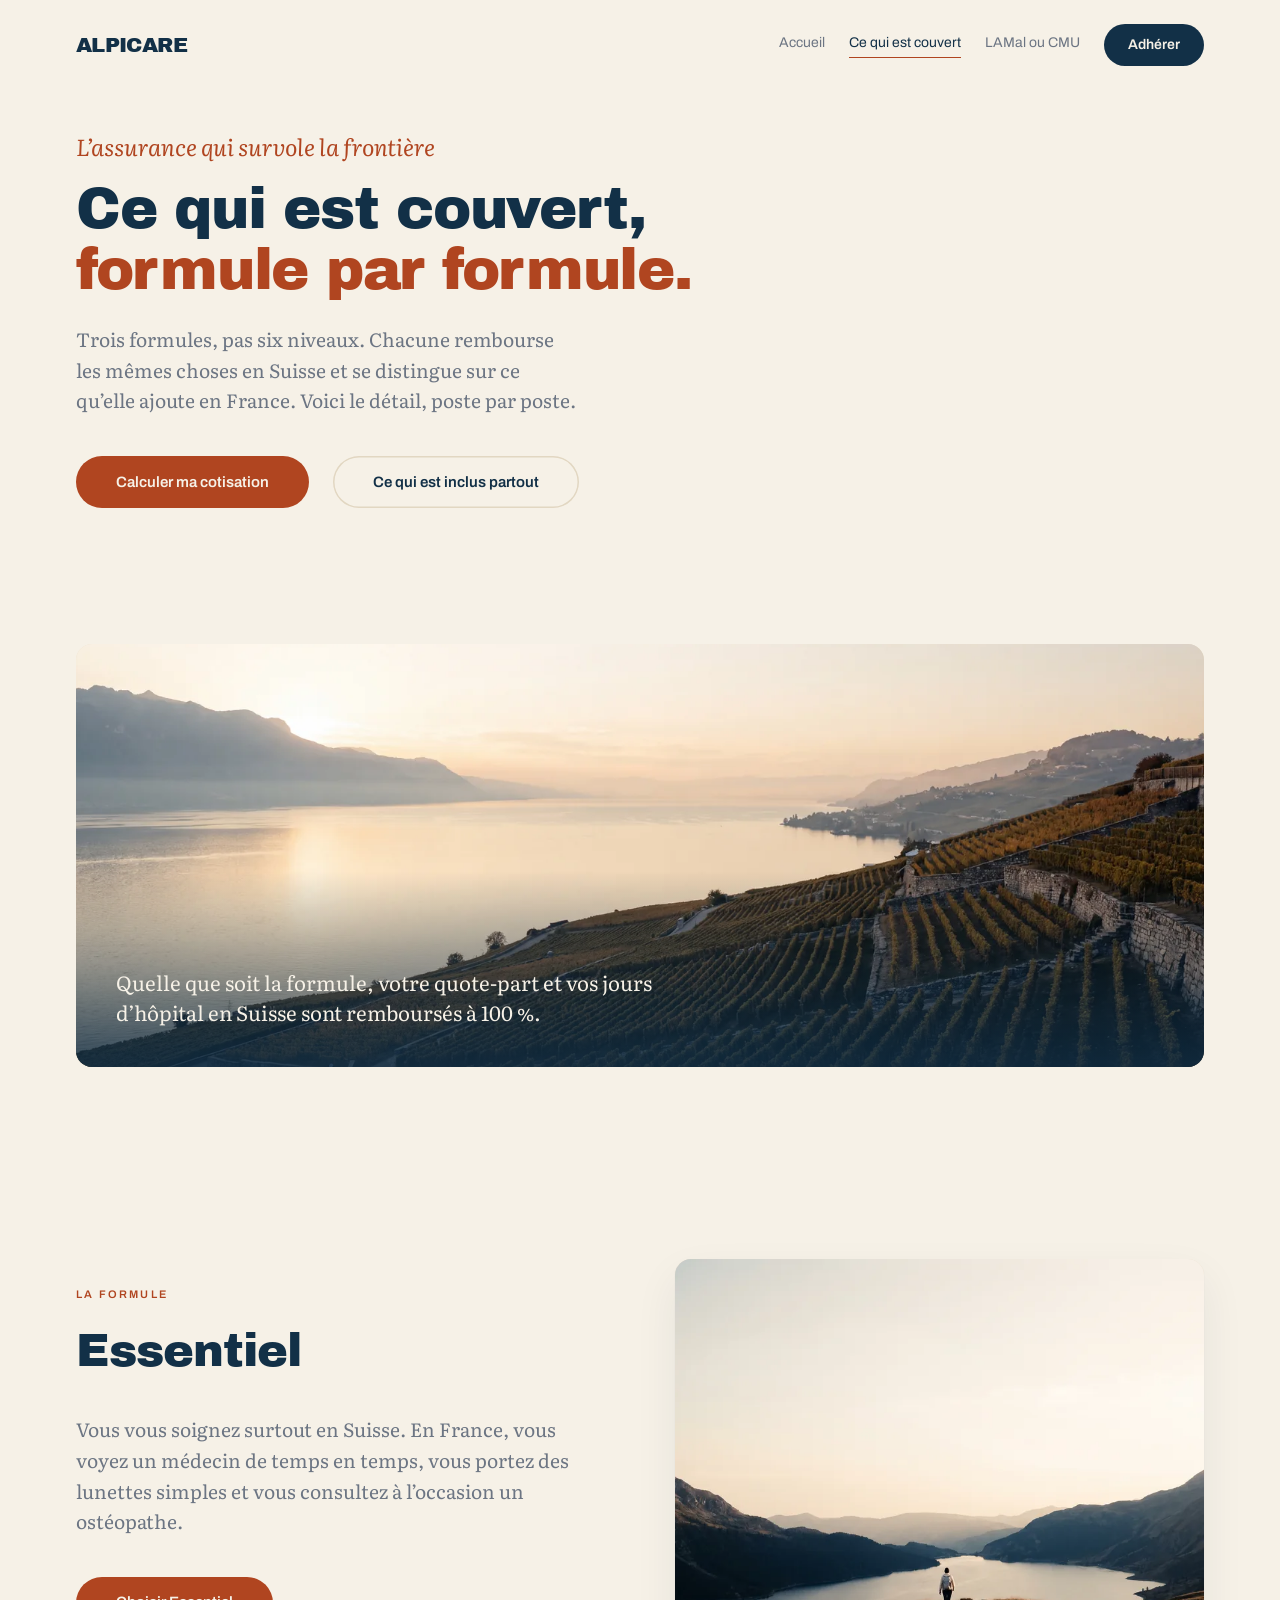
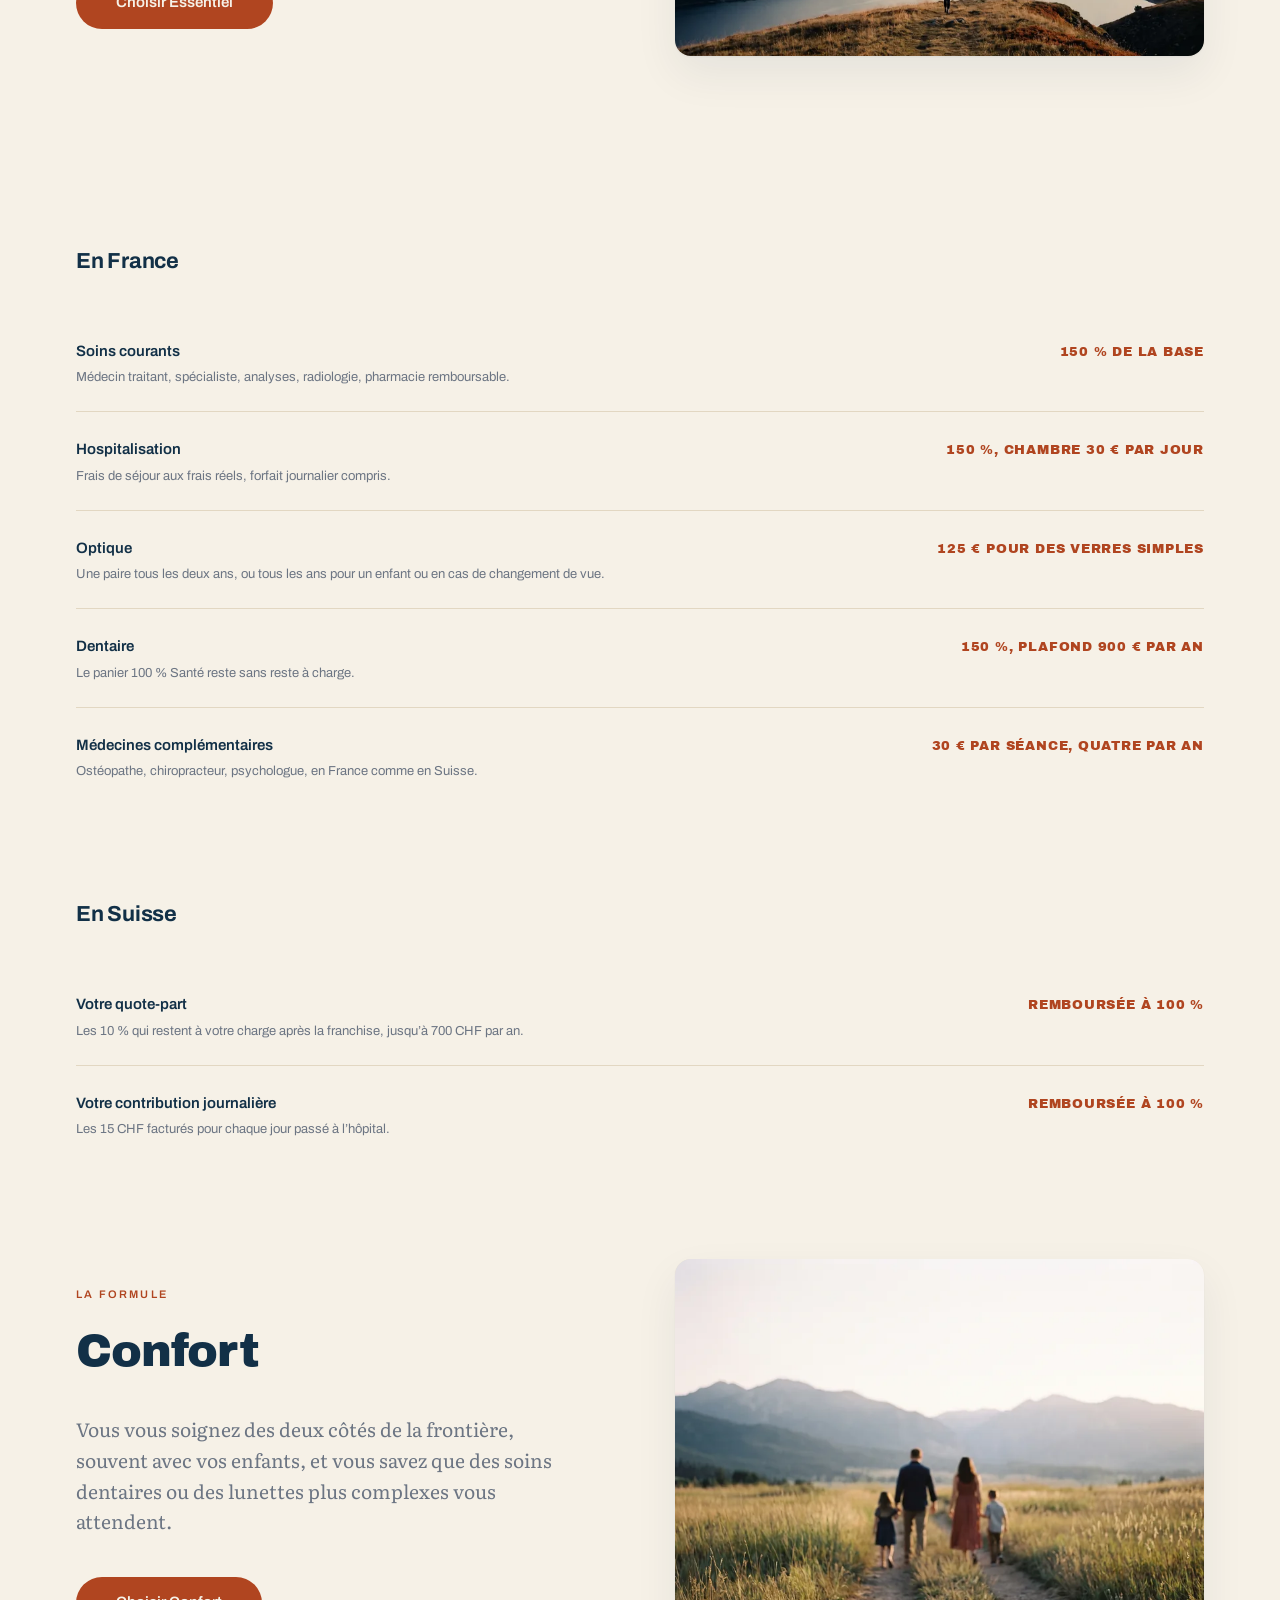
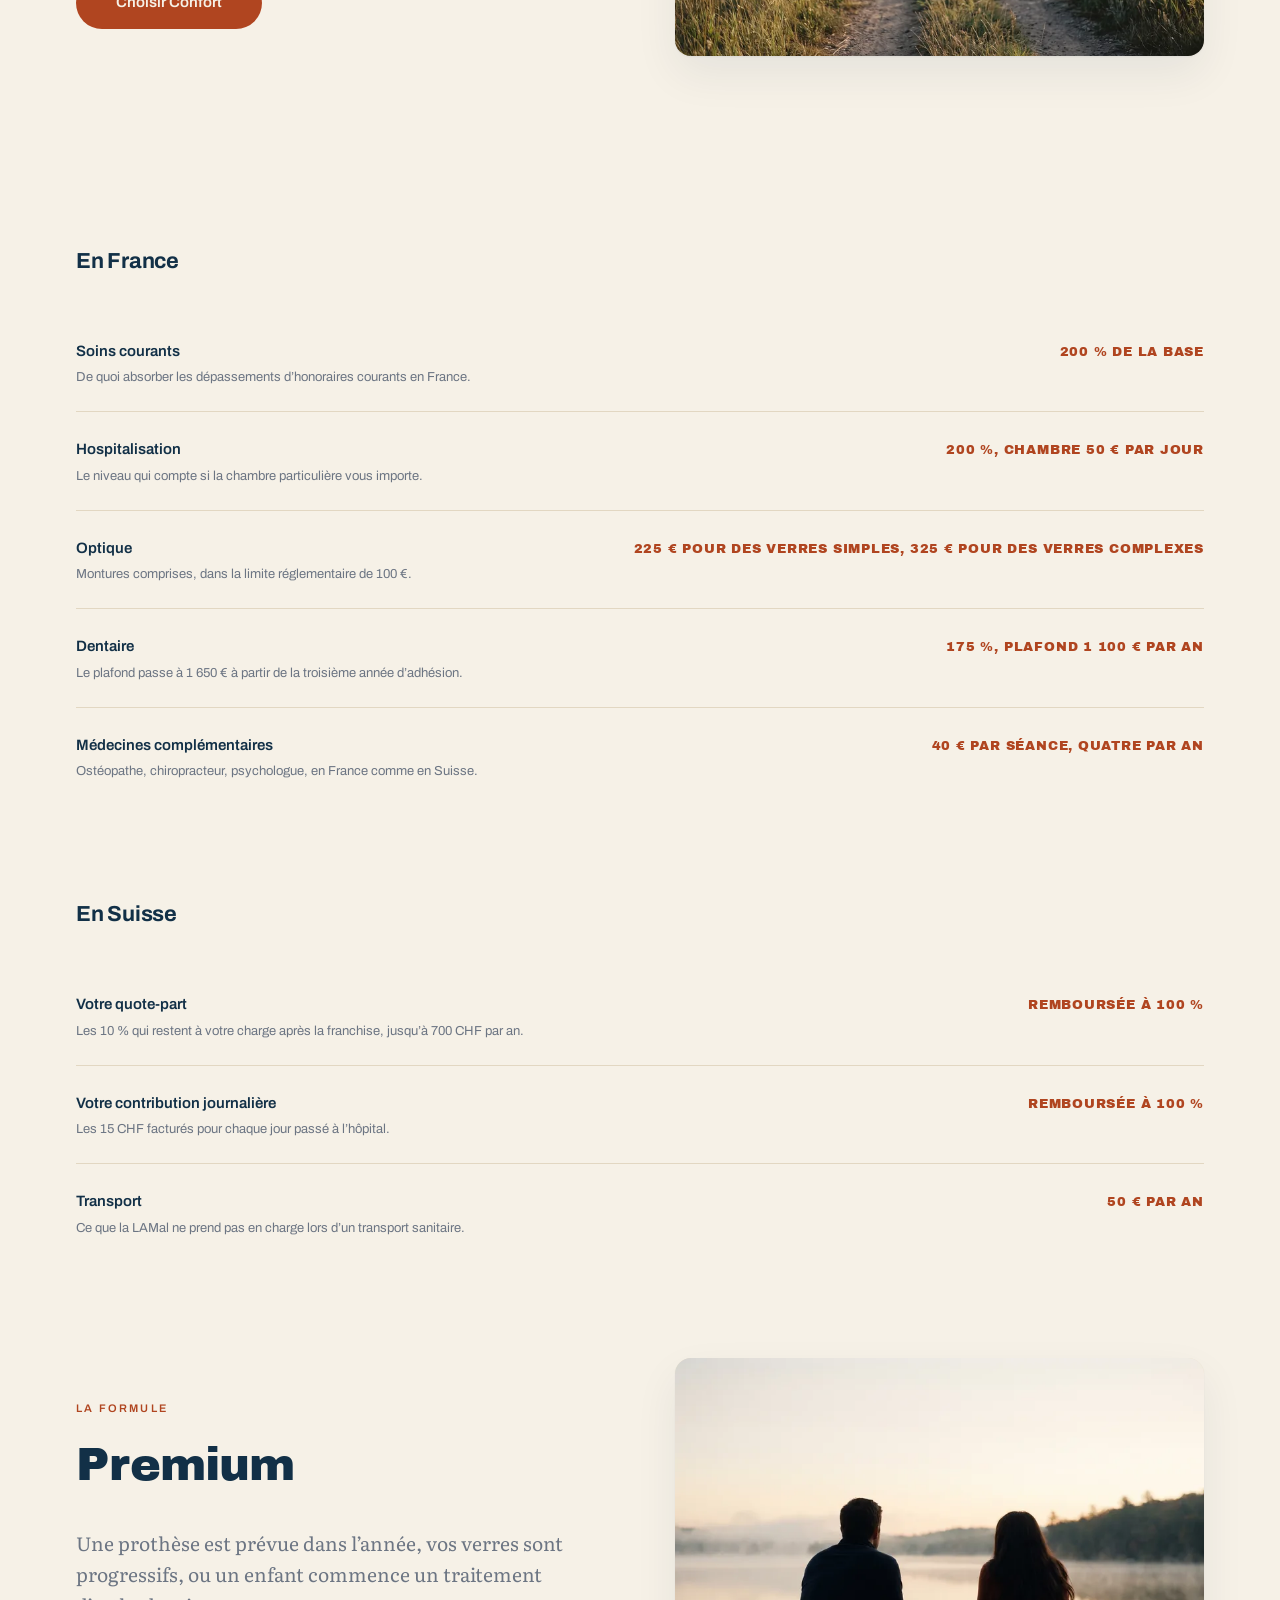
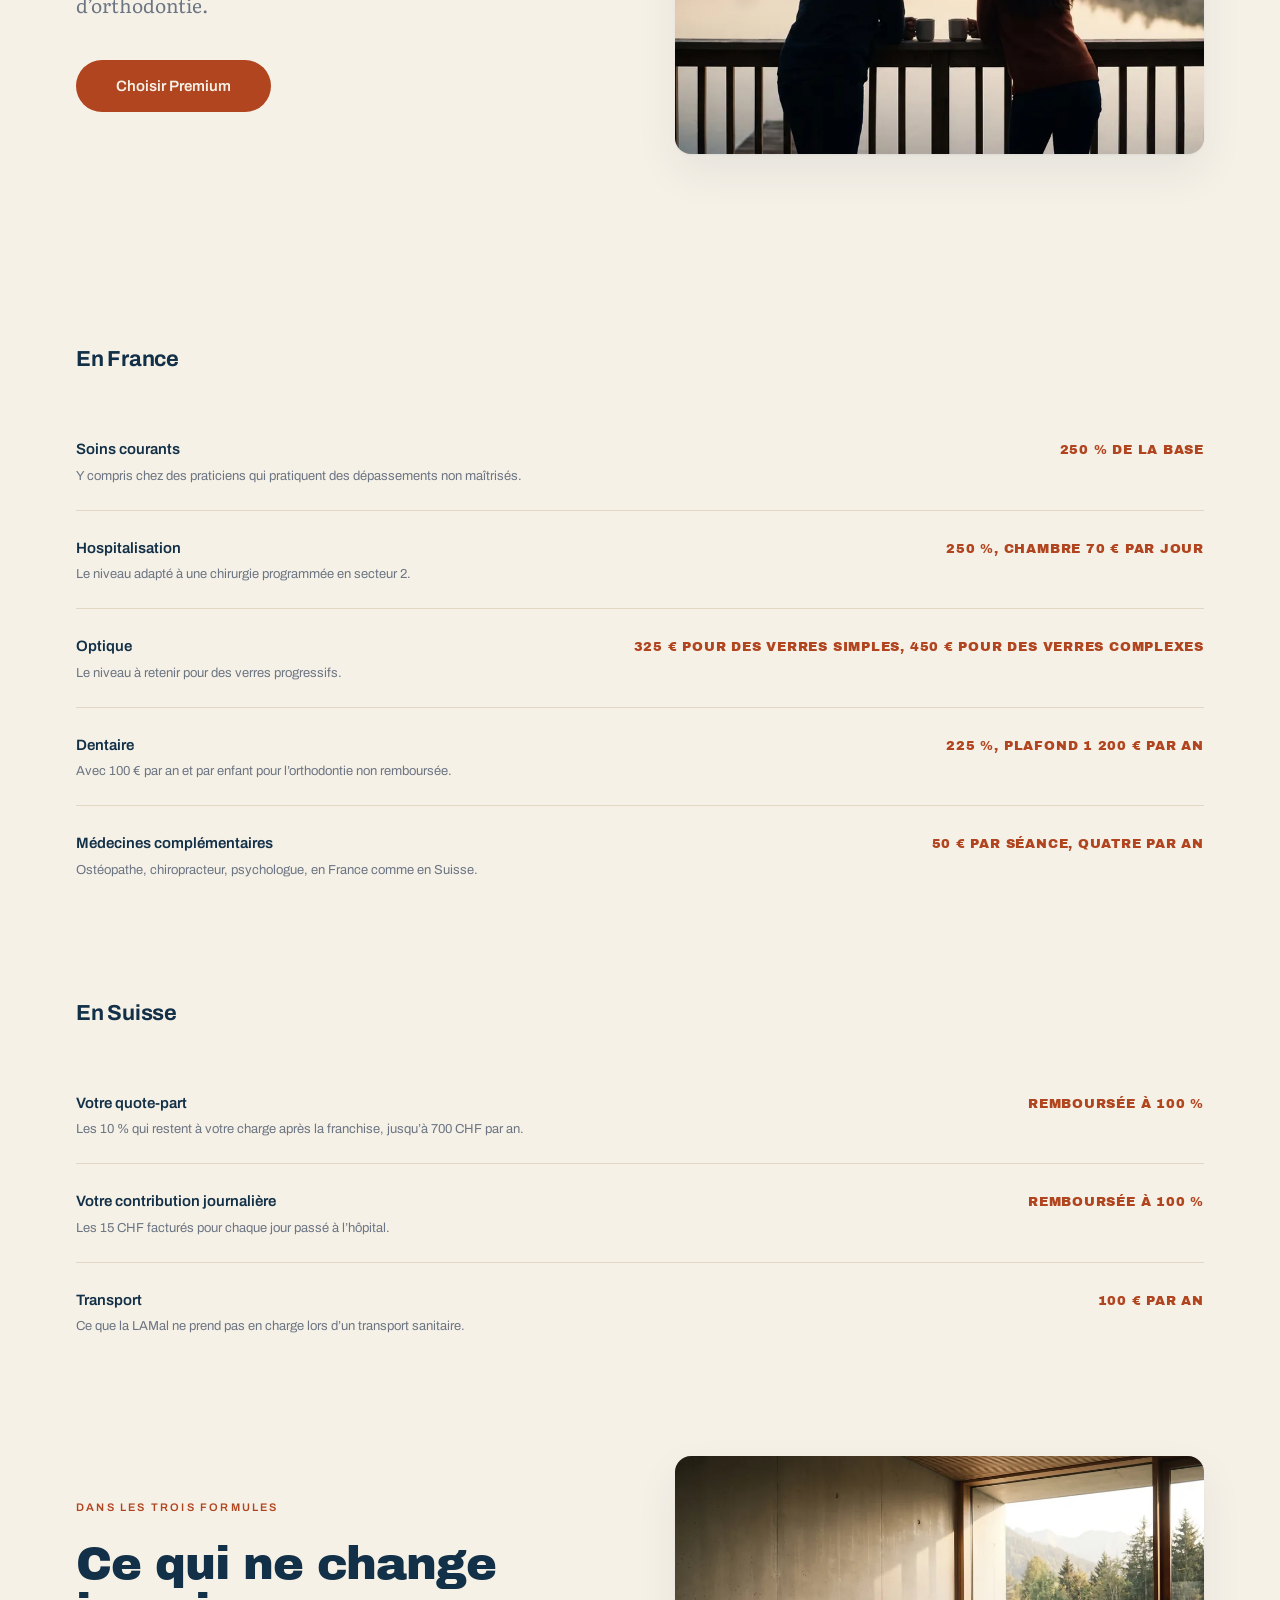
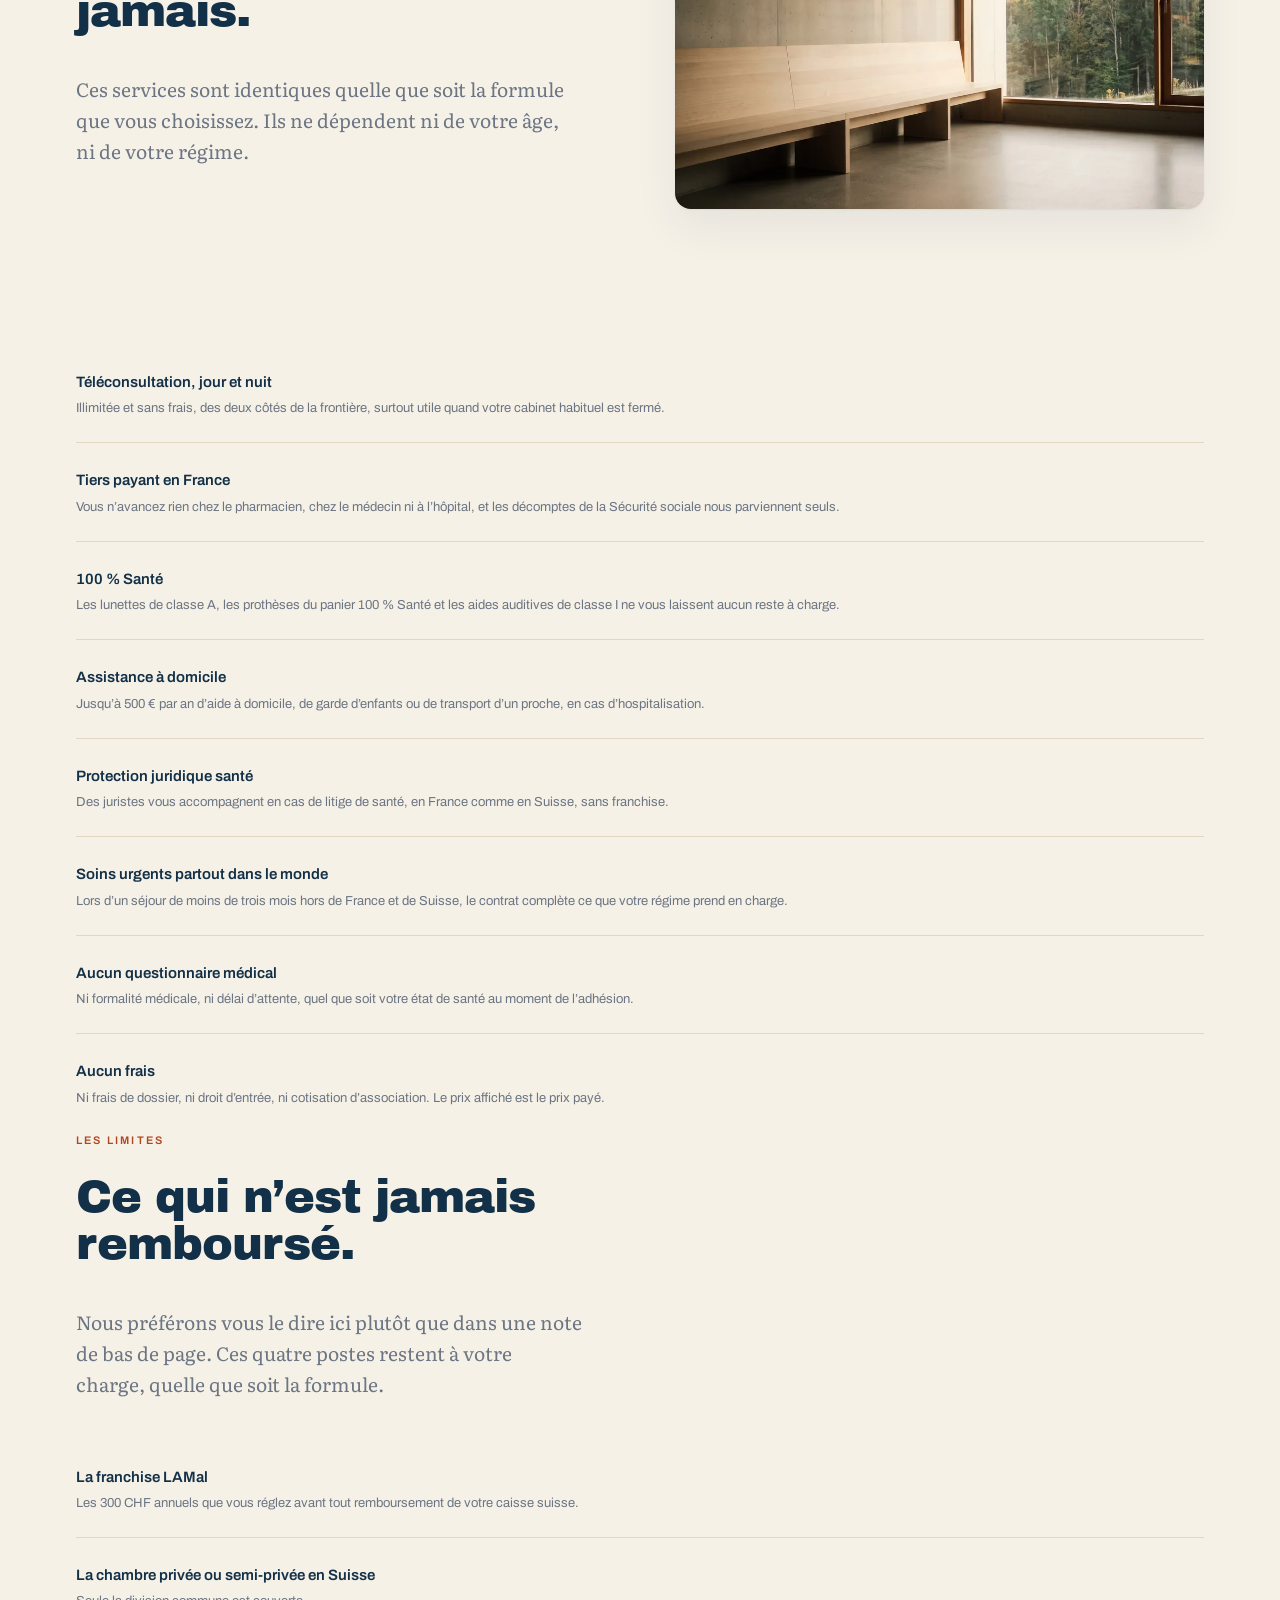
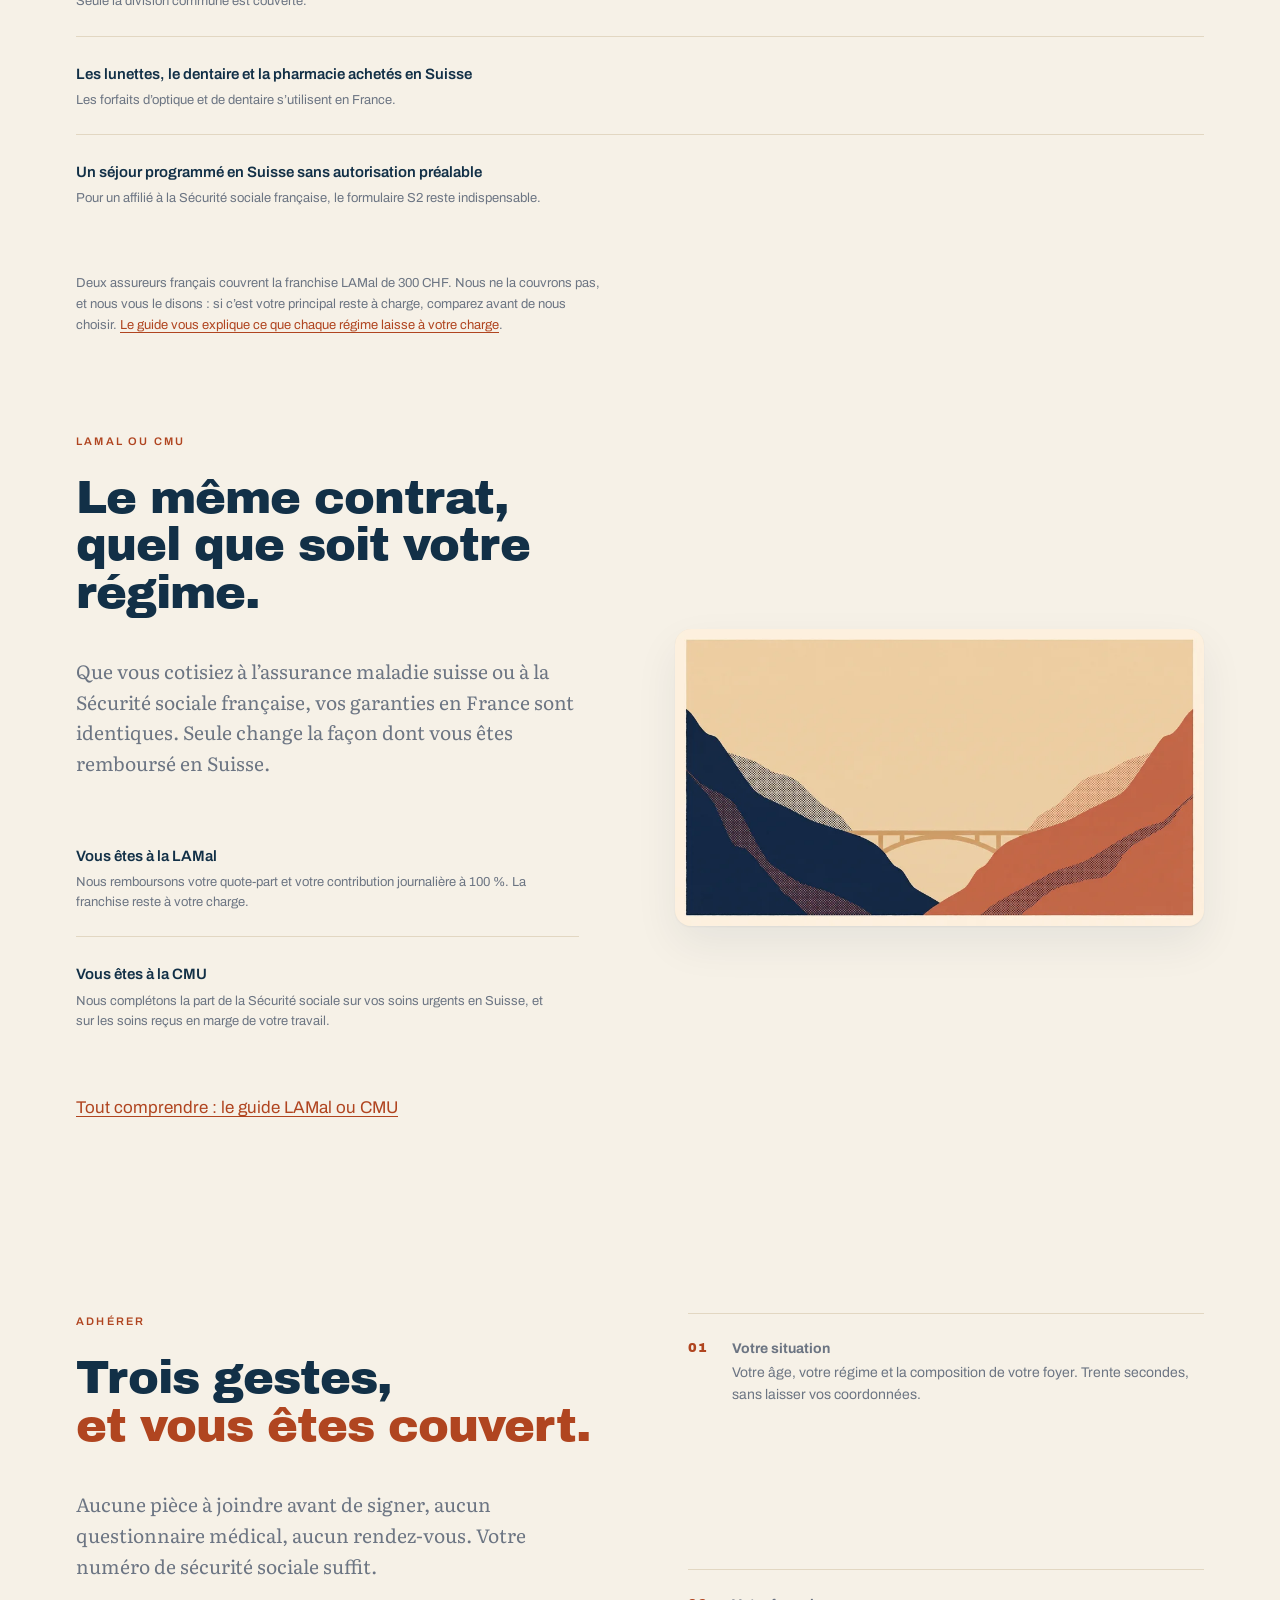
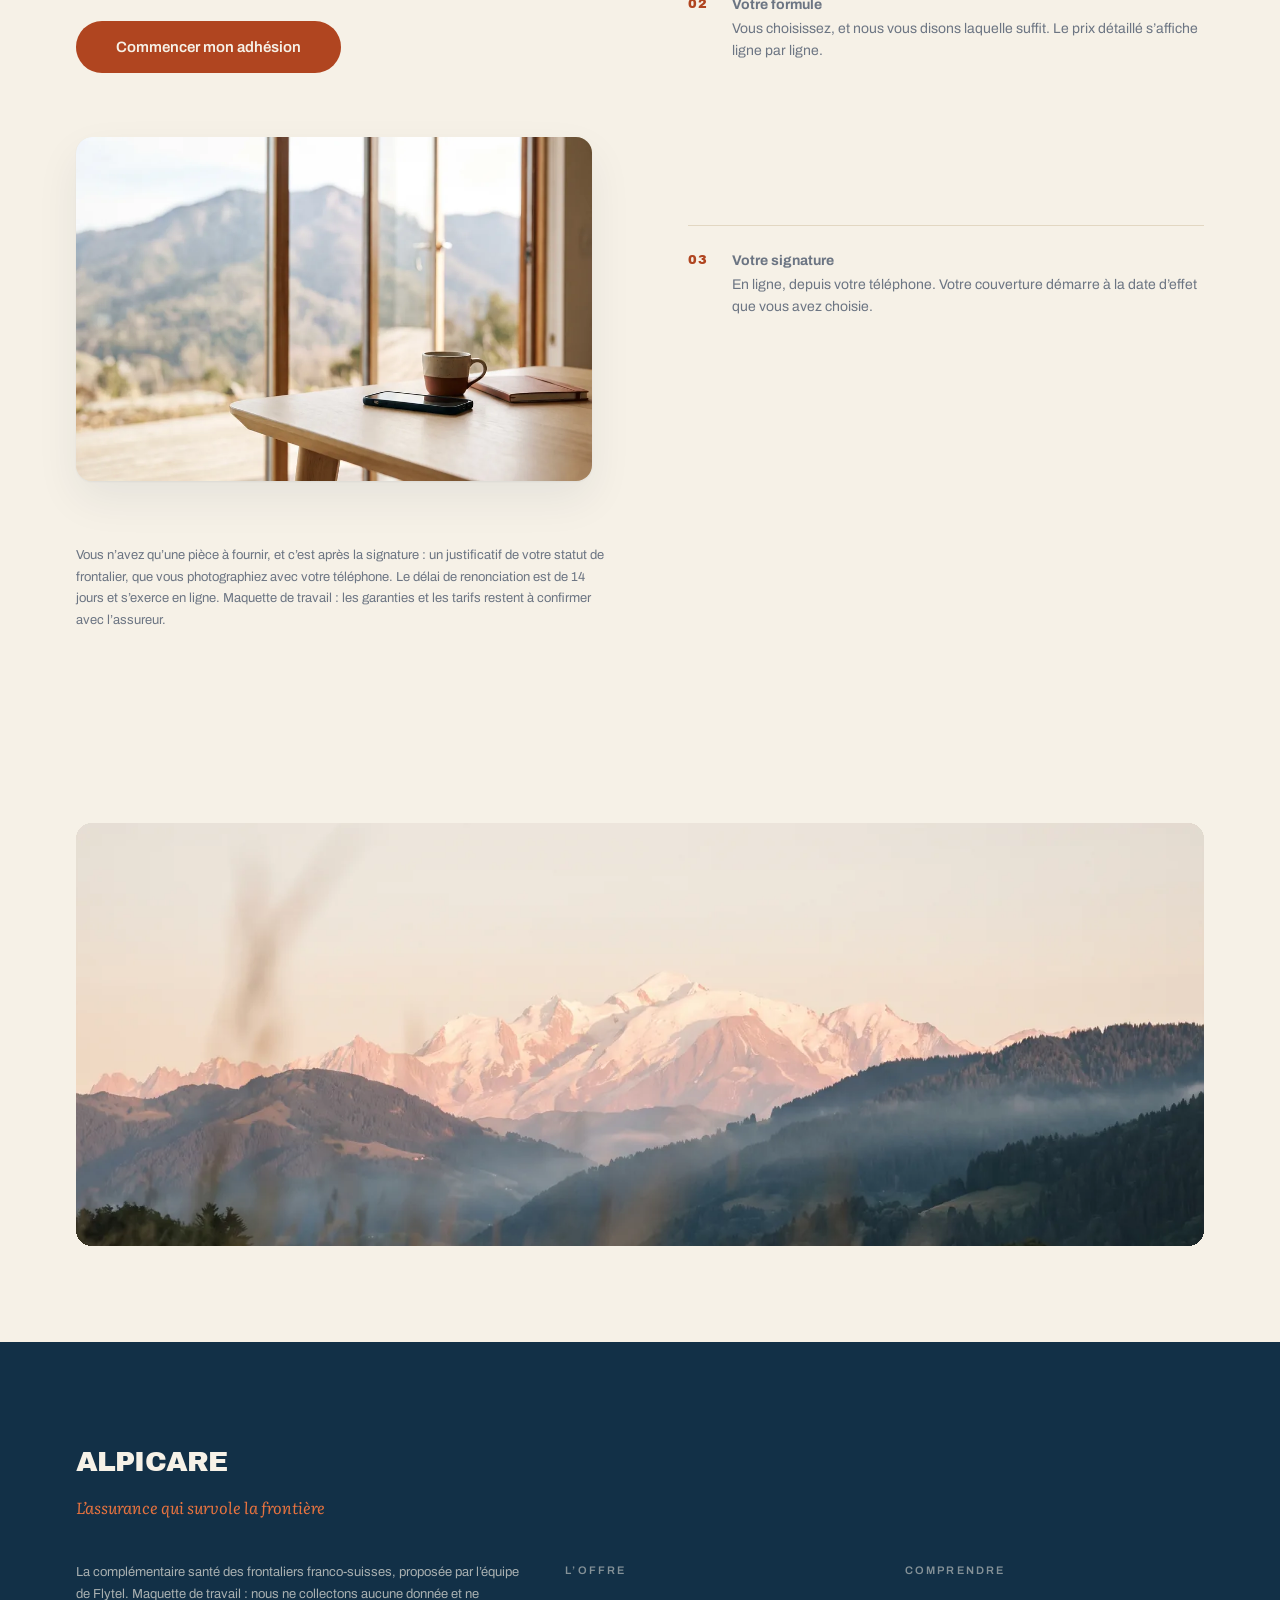
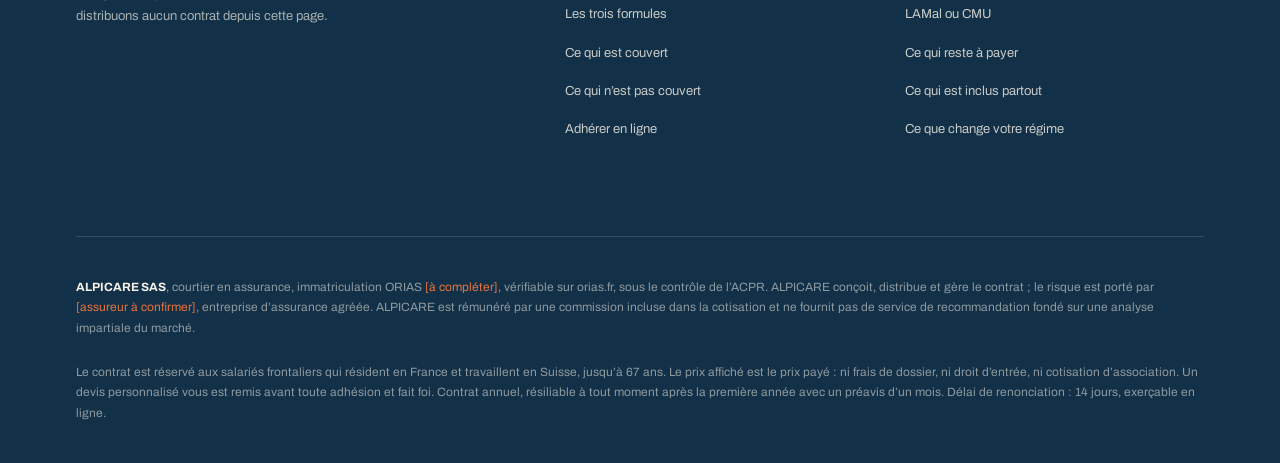
<file: couverture.html>
<!doctype html>
<html lang="fr">
<head>
<meta charset="UTF-8">
<meta name="viewport" content="width=device-width, initial-scale=1">
<title>Ce qui est couvert · ALPICARE</title>
<meta name="description" content="Le détail de ce que remboursent les formules Essentiel, Confort et Premium d’ALPICARE, en France comme en Suisse : soins courants, hospitalisation, optique, dentaire, médecines complémentaires.">
<meta name="robots" content="noindex, nofollow">
<meta name="theme-color" content="#F6F1E7">
<link rel="icon" href="data:image/svg+xml,%3Csvg xmlns=%27http://www.w3.org/2000/svg%27 viewBox=%270 0 64 64%27%3E%3Crect width=%2764%27 height=%2764%27 rx=%2716%27 fill=%27%23123047%27/%3E%3Ccircle cx=%2732%27 cy=%2732%27 r=%2711%27 fill=%27%23E8733F%27/%3E%3C/svg%3E">
<link rel="preconnect" href="https://fonts.googleapis.com">
<link rel="preconnect" href="https://fonts.gstatic.com" crossorigin>
<link href="https://fonts.googleapis.com/css2?family=Archivo+Black&family=Archivo:wght@400;500;600;700&family=Literata:opsz,wght@7..72,400;7..72,500&display=swap" rel="stylesheet">
<script>document.documentElement.className+=" js";</script>
<link rel="stylesheet" href="styles.css">
<script src="tarif.js" defer></script>
<script src="app.js" defer></script>
</head>
<body>

<div class="progres" aria-hidden="true"><i data-progres></i></div>

<header class="barre" data-barre>
  <div class="barre__i">
    <a class="marque" href="index.html">ALPICARE</a>
    <nav aria-label="Navigation principale">
      <a href="index.html">Accueil</a>
      <a href="couverture.html" aria-current="page">Ce qui est couvert</a>
      <a href="guide-lamal-cmu.html">LAMal ou CMU</a>
    </nav>
    <a class="btn btn--sm" href="adherer.html">Adhérer</a>
  </div>
</header>

<main>

  <section class="tete env">
    <p class="slogan pose">L’assurance qui survole la frontière</p>
    <h1 class="pose">Ce qui est couvert,<br><span class="bleu">formule par formule.</span></h1>
    <p class="lead pose">Trois formules, pas six niveaux. Chacune rembourse les mêmes choses en Suisse et se distingue sur ce qu’elle ajoute en France. Voici le détail, poste par poste.</p>
    <div class="tete__bas pose">
      <a class="btn btn--bleu" href="index.html#formules">Calculer ma cotisation</a>
      <a class="btn btn--clair" href="#toujours">Ce qui est inclus partout</a>
    </div>
  </section>

  <div class="env">
    <figure class="bande pose">
      <img src="img/leman.webp" srcset="img/leman@1000.webp 1000w, img/leman.webp 1600w"
           sizes="100vw" width="1600" height="600" loading="lazy" data-parallaxe
           alt="Des vignes en terrasses descendent vers le lac Léman en fin de journée.">
      <figcaption class="bande__leg">Quelle que soit la formule, votre quote-part et vos jours d’hôpital en Suisse sont remboursés à 100 %.</figcaption>
    </figure>
  </div>

  <section class="env" id="essentiel">
    <div class="duo">
      <div>
        <span class="sur pose">La formule</span>
        <h2 class="pose" style="margin-top:var(--e3)">Essentiel</h2>
        <p class="lead pose" style="margin-top:var(--e4)">Vous vous soignez surtout en Suisse. En France, vous voyez un médecin de temps en temps, vous portez des lunettes simples et vous consultez à l’occasion un ostéopathe.</p>
        <a class="btn btn--bleu pose" href="adherer.html?formule=essentiel" style="margin-top:var(--e4)">Choisir Essentiel</a>
      </div>
      <figure class="duo__img pose">
        <img src="img/f-essentiel.webp" srcset="img/f-essentiel@800.webp 800w, img/f-essentiel.webp 1200w"
             sizes="(min-width:900px) 50vw, 100vw" width="1200" height="900" loading="lazy" alt="Une silhouette lointaine marche sur un sentier au-dessus d’un grand lac de montagne.">
      </figure>
    </div>

    <h3 class="pose" style="margin-top:var(--e6)">En France</h3>
    <ul class="liste pose">
          <li><span><b>Soins courants</b><small>Médecin traitant, spécialiste, analyses, radiologie, pharmacie remboursable.</small></span><i>150 % de la base</i></li>
          <li><span><b>Hospitalisation</b><small>Frais de séjour aux frais réels, forfait journalier compris.</small></span><i>150 %, chambre 30 € par jour</i></li>
          <li><span><b>Optique</b><small>Une paire tous les deux ans, ou tous les ans pour un enfant ou en cas de changement de vue.</small></span><i>125 € pour des verres simples</i></li>
          <li><span><b>Dentaire</b><small>Le panier 100 % Santé reste sans reste à charge.</small></span><i>150 %, plafond 900 € par an</i></li>
          <li><span><b>Médecines complémentaires</b><small>Ostéopathe, chiropracteur, psychologue, en France comme en Suisse.</small></span><i>30 € par séance, quatre par an</i></li>
    </ul>

    <h3 class="pose" style="margin-top:var(--e6)">En Suisse</h3>
    <ul class="liste pose">
          <li><span><b>Votre quote-part</b><small>Les 10 % qui restent à votre charge après la franchise, jusqu’à 700 CHF par an.</small></span><i>Remboursée à 100 %</i></li>
          <li><span><b>Votre contribution journalière</b><small>Les 15 CHF facturés pour chaque jour passé à l’hôpital.</small></span><i>Remboursée à 100 %</i></li>
    </ul>
  </section>

  <section class="env" id="confort">
    <div class="duo">
      <div>
        <span class="sur pose">La formule</span>
        <h2 class="pose" style="margin-top:var(--e3)">Confort</h2>
        <p class="lead pose" style="margin-top:var(--e4)">Vous vous soignez des deux côtés de la frontière, souvent avec vos enfants, et vous savez que des soins dentaires ou des lunettes plus complexes vous attendent.</p>
        <a class="btn btn--bleu pose" href="adherer.html?formule=confort" style="margin-top:var(--e4)">Choisir Confort</a>
      </div>
      <figure class="duo__img pose">
        <img src="img/f-confort.webp" srcset="img/f-confort@800.webp 800w, img/f-confort.webp 1200w"
             sizes="(min-width:900px) 50vw, 100vw" width="1200" height="900" loading="lazy" alt="Deux adultes et deux enfants marchent sur un chemin de campagne vers des montagnes lointaines.">
      </figure>
    </div>

    <h3 class="pose" style="margin-top:var(--e6)">En France</h3>
    <ul class="liste pose">
          <li><span><b>Soins courants</b><small>De quoi absorber les dépassements d’honoraires courants en France.</small></span><i>200 % de la base</i></li>
          <li><span><b>Hospitalisation</b><small>Le niveau qui compte si la chambre particulière vous importe.</small></span><i>200 %, chambre 50 € par jour</i></li>
          <li><span><b>Optique</b><small>Montures comprises, dans la limite réglementaire de 100 €.</small></span><i>225 € pour des verres simples, 325 € pour des verres complexes</i></li>
          <li><span><b>Dentaire</b><small>Le plafond passe à 1 650 € à partir de la troisième année d’adhésion.</small></span><i>175 %, plafond 1 100 € par an</i></li>
          <li><span><b>Médecines complémentaires</b><small>Ostéopathe, chiropracteur, psychologue, en France comme en Suisse.</small></span><i>40 € par séance, quatre par an</i></li>
    </ul>

    <h3 class="pose" style="margin-top:var(--e6)">En Suisse</h3>
    <ul class="liste pose">
          <li><span><b>Votre quote-part</b><small>Les 10 % qui restent à votre charge après la franchise, jusqu’à 700 CHF par an.</small></span><i>Remboursée à 100 %</i></li>
          <li><span><b>Votre contribution journalière</b><small>Les 15 CHF facturés pour chaque jour passé à l’hôpital.</small></span><i>Remboursée à 100 %</i></li>
          <li><span><b>Transport</b><small>Ce que la LAMal ne prend pas en charge lors d’un transport sanitaire.</small></span><i>50 € par an</i></li>
    </ul>
  </section>

  <section class="env" id="premium">
    <div class="duo">
      <div>
        <span class="sur pose">La formule</span>
        <h2 class="pose" style="margin-top:var(--e3)">Premium</h2>
        <p class="lead pose" style="margin-top:var(--e4)">Une prothèse est prévue dans l’année, vos verres sont progressifs, ou un enfant commence un traitement d’orthodontie.</p>
        <a class="btn btn--bleu pose" href="adherer.html?formule=premium" style="margin-top:var(--e4)">Choisir Premium</a>
      </div>
      <figure class="duo__img pose">
        <img src="img/f-premium.webp" srcset="img/f-premium@800.webp 800w, img/f-premium.webp 1200w"
             sizes="(min-width:900px) 50vw, 100vw" width="1200" height="900" loading="lazy" alt="Deux silhouettes accoudées à une terrasse en bois qui domine un lac dans la brume, au petit matin.">
      </figure>
    </div>

    <h3 class="pose" style="margin-top:var(--e6)">En France</h3>
    <ul class="liste pose">
          <li><span><b>Soins courants</b><small>Y compris chez des praticiens qui pratiquent des dépassements non maîtrisés.</small></span><i>250 % de la base</i></li>
          <li><span><b>Hospitalisation</b><small>Le niveau adapté à une chirurgie programmée en secteur 2.</small></span><i>250 %, chambre 70 € par jour</i></li>
          <li><span><b>Optique</b><small>Le niveau à retenir pour des verres progressifs.</small></span><i>325 € pour des verres simples, 450 € pour des verres complexes</i></li>
          <li><span><b>Dentaire</b><small>Avec 100 € par an et par enfant pour l’orthodontie non remboursée.</small></span><i>225 %, plafond 1 200 € par an</i></li>
          <li><span><b>Médecines complémentaires</b><small>Ostéopathe, chiropracteur, psychologue, en France comme en Suisse.</small></span><i>50 € par séance, quatre par an</i></li>
    </ul>

    <h3 class="pose" style="margin-top:var(--e6)">En Suisse</h3>
    <ul class="liste pose">
          <li><span><b>Votre quote-part</b><small>Les 10 % qui restent à votre charge après la franchise, jusqu’à 700 CHF par an.</small></span><i>Remboursée à 100 %</i></li>
          <li><span><b>Votre contribution journalière</b><small>Les 15 CHF facturés pour chaque jour passé à l’hôpital.</small></span><i>Remboursée à 100 %</i></li>
          <li><span><b>Transport</b><small>Ce que la LAMal ne prend pas en charge lors d’un transport sanitaire.</small></span><i>100 € par an</i></li>
    </ul>
  </section>

  <section class="env" id="toujours">
    <div class="duo">
      <div>
        <span class="sur pose">Dans les trois formules</span>
        <h2 class="pose" style="margin-top:var(--e3)">Ce qui ne change<br>jamais.</h2>
        <p class="lead pose" style="margin-top:var(--e4)">Ces services sont identiques quelle que soit la formule que vous choisissez. Ils ne dépendent ni de votre âge, ni de votre régime.</p>
      </div>
      <figure class="duo__img pose">
        <img src="img/soin-courant.webp" width="1000" height="667" loading="lazy"
             alt="Une salle d’attente claire et paisible, banquette en bois, grande baie vitrée sur la montagne.">
      </figure>
    </div>
    <ul class="liste pose">
        <li><span><b>Téléconsultation, jour et nuit</b><small>Illimitée et sans frais, des deux côtés de la frontière, surtout utile quand votre cabinet habituel est fermé.</small></span></li>
        <li><span><b>Tiers payant en France</b><small>Vous n’avancez rien chez le pharmacien, chez le médecin ni à l’hôpital, et les décomptes de la Sécurité sociale nous parviennent seuls.</small></span></li>
        <li><span><b>100 % Santé</b><small>Les lunettes de classe A, les prothèses du panier 100 % Santé et les aides auditives de classe I ne vous laissent aucun reste à charge.</small></span></li>
        <li><span><b>Assistance à domicile</b><small>Jusqu’à 500 € par an d’aide à domicile, de garde d’enfants ou de transport d’un proche, en cas d’hospitalisation.</small></span></li>
        <li><span><b>Protection juridique santé</b><small>Des juristes vous accompagnent en cas de litige de santé, en France comme en Suisse, sans franchise.</small></span></li>
        <li><span><b>Soins urgents partout dans le monde</b><small>Lors d’un séjour de moins de trois mois hors de France et de Suisse, le contrat complète ce que votre régime prend en charge.</small></span></li>
        <li><span><b>Aucun questionnaire médical</b><small>Ni formalité médicale, ni délai d’attente, quel que soit votre état de santé au moment de l’adhésion.</small></span></li>
        <li><span><b>Aucun frais</b><small>Ni frais de dossier, ni droit d’entrée, ni cotisation d’association. Le prix affiché est le prix payé.</small></span></li>
    </ul>
  </section>

  <section class="env" id="jamais">
    <span class="sur pose">Les limites</span>
    <h2 class="pose" style="margin-top:var(--e3)">Ce qui n’est jamais<br>remboursé.</h2>
    <p class="lead pose" style="margin-top:var(--e4)">Nous préférons vous le dire ici plutôt que dans une note de bas de page. Ces quatre postes restent à votre charge, quelle que soit la formule.</p>
    <ul class="liste pose">
        <li><span><b>La franchise LAMal</b><small>Les 300 CHF annuels que vous réglez avant tout remboursement de votre caisse suisse.</small></span></li>
        <li><span><b>La chambre privée ou semi-privée en Suisse</b><small>Seule la division commune est couverte.</small></span></li>
        <li><span><b>Les lunettes, le dentaire et la pharmacie achetés en Suisse</b><small>Les forfaits d’optique et de dentaire s’utilisent en France.</small></span></li>
        <li><span><b>Un séjour programmé en Suisse sans autorisation préalable</b><small>Pour un affilié à la Sécurité sociale française, le formulaire S2 reste indispensable.</small></span></li>
    </ul>
    <p class="note pose" style="margin-top:var(--e4);max-width:76ch">Deux assureurs français couvrent la franchise LAMal de 300 CHF. Nous ne la couvrons pas, et nous vous le disons : si c’est votre principal reste à charge, comparez avant de nous choisir. <a class="lien" href="guide-lamal-cmu.html">Le guide vous explique ce que chaque régime laisse à votre charge</a>.</p>
  </section>

  <section class="env" id="regimes">
    <div class="duo">
      <div>
        <span class="sur pose">LAMal ou CMU</span>
        <h2 class="pose" style="margin-top:var(--e3)">Le même contrat,<br>quel que soit votre régime.</h2>
        <p class="lead pose" style="margin-top:var(--e4)">Que vous cotisiez à l’assurance maladie suisse ou à la Sécurité sociale française, vos garanties en France sont identiques. Seule change la façon dont vous êtes remboursé en Suisse.</p>
        <ul class="liste pose">
          <li><span><b>Vous êtes à la LAMal</b><small>Nous remboursons votre quote-part et votre contribution journalière à 100 %. La franchise reste à votre charge.</small></span></li>
          <li><span><b>Vous êtes à la CMU</b><small>Nous complétons la part de la Sécurité sociale sur vos soins urgents en Suisse, et sur les soins reçus en marge de votre travail.</small></span></li>
        </ul>
        <a class="lien pose" href="guide-lamal-cmu.html" style="display:inline-block;margin-top:var(--e4)">Tout comprendre : le guide LAMal ou CMU</a>
      </div>
      <figure class="duo__img pose">
        <img src="img/guide-lamal-cmu.webp" srcset="img/guide-lamal-cmu.webp 900w, img/guide-lamal-cmu@1400.webp 1400w"
             sizes="(min-width:900px) 50vw, 100vw" width="1400" height="788" loading="lazy"
             alt="Illustration sérigraphiée : deux versants de montagne face à face, reliés par un pont clair.">
      </figure>
    </div>
  </section>

  <section class="adh env" id="adherer">
    <div class="adh__g">
      <div>
        <span class="sur pose">Adhérer</span>
        <h2 class="pose" style="margin-top:var(--e3)">Trois gestes,<br><span class="bleu">et vous êtes couvert.</span></h2>
        <p class="lead pose" style="margin-top:var(--e4)">Aucune pièce à joindre avant de signer, aucun questionnaire médical, aucun rendez-vous. Votre numéro de sécurité sociale suffit.</p>
        <a class="btn btn--bleu pose" href="adherer.html" style="margin-top:var(--e4)">Commencer mon adhésion</a>
        <figure class="adh__img pose">
          <img src="img/table.webp" srcset="img/table@1000.webp 1000w, img/table.webp 1400w"
               sizes="(min-width:900px) 46vw, 100vw" width="1400" height="933" loading="lazy"
               alt="Un coin de table en bois devant une fenêtre ouverte sur la montagne, un téléphone et une tasse de café.">
        </figure>
      </div>
      <ol class="pose">
        <li><span><b>Votre situation</b><span>Votre âge, votre régime et la composition de votre foyer. Trente secondes, sans laisser vos coordonnées.</span></span></li>
        <li><span><b>Votre formule</b><span>Vous choisissez, et nous vous disons laquelle suffit. Le prix détaillé s’affiche ligne par ligne.</span></span></li>
        <li><span><b>Votre signature</b><span>En ligne, depuis votre téléphone. Votre couverture démarre à la date d’effet que vous avez choisie.</span></span></li>
      </ol>
    </div>
    <p class="note pose" style="margin-top:var(--e5);max-width:76ch">Vous n’avez qu’une pièce à fournir, et c’est après la signature : un justificatif de votre statut de frontalier, que vous photographiez avec votre téléphone. Le délai de renonciation est de 14 jours et s’exerce en ligne. Maquette de travail : les garanties et les tarifs restent à confirmer avec l’assureur.</p>
  </section>

  <div class="env">
    <figure class="bande pose" style="margin-bottom:0">
      <img src="img/montblanc-bande.webp" srcset="img/montblanc-bande@1000.webp 1000w, img/montblanc-bande.webp 1600w"
           sizes="100vw" width="1600" height="600" loading="lazy" data-parallaxe
           alt="Le massif du Mont-Blanc éclairé par la lumière de fin d’après-midi, vu des prés du Chablais.">
    </figure>
  </div>
</main>

<footer class="pied">
  <div class="env">
    <a class="marque" href="index.html">ALPICARE</a>
    <p class="pied__slogan">L’assurance qui survole la frontière</p>
    <div class="pied__g">
      <p>La complémentaire santé des frontaliers franco-suisses, proposée par l’équipe de Flytel. Maquette de travail : nous ne collectons aucune donnée et ne distribuons aucun contrat depuis cette page.</p>
      <nav aria-label="L’offre">
        <b>L’offre</b>
        <a href="couverture.html">Les trois formules</a>
        <a href="couverture.html">Ce qui est couvert</a>
        <a href="couverture.html#jamais">Ce qui n’est pas couvert</a>
        <a href="adherer.html">Adhérer en ligne</a>
      </nav>
      <nav aria-label="Comprendre">
        <b>Comprendre</b>
        <a href="guide-lamal-cmu.html">LAMal ou CMU</a>
        <a href="guide-lamal-cmu.html#restes">Ce qui reste à payer</a>
        <a href="couverture.html#toujours">Ce qui est inclus partout</a>
        <a href="couverture.html#regimes">Ce que change votre régime</a>
      </nav>
    </div>
    <div class="pied__legal">
      <p><b>ALPICARE SAS</b>, courtier en assurance, immatriculation ORIAS <mark>[à compléter]</mark>, vérifiable sur orias.fr, sous le contrôle de l’ACPR. ALPICARE conçoit, distribue et gère le contrat ; le risque est porté par <mark>[assureur à confirmer]</mark>, entreprise d’assurance agréée. ALPICARE est rémunéré par une commission incluse dans la cotisation et ne fournit pas de service de recommandation fondé sur une analyse impartiale du marché.</p>
      <p>Le contrat est réservé aux salariés frontaliers qui résident en France et travaillent en Suisse, jusqu’à 67 ans. Le prix affiché est le prix payé : ni frais de dossier, ni droit d’entrée, ni cotisation d’association. Un devis personnalisé vous est remis avant toute adhésion et fait foi. Contrat annuel, résiliable à tout moment après la première année avec un préavis d’un mois. Délai de renonciation : 14 jours, exerçable en ligne.</p>
    </div>
  </div>
</footer>
</body>
</html>
</file>
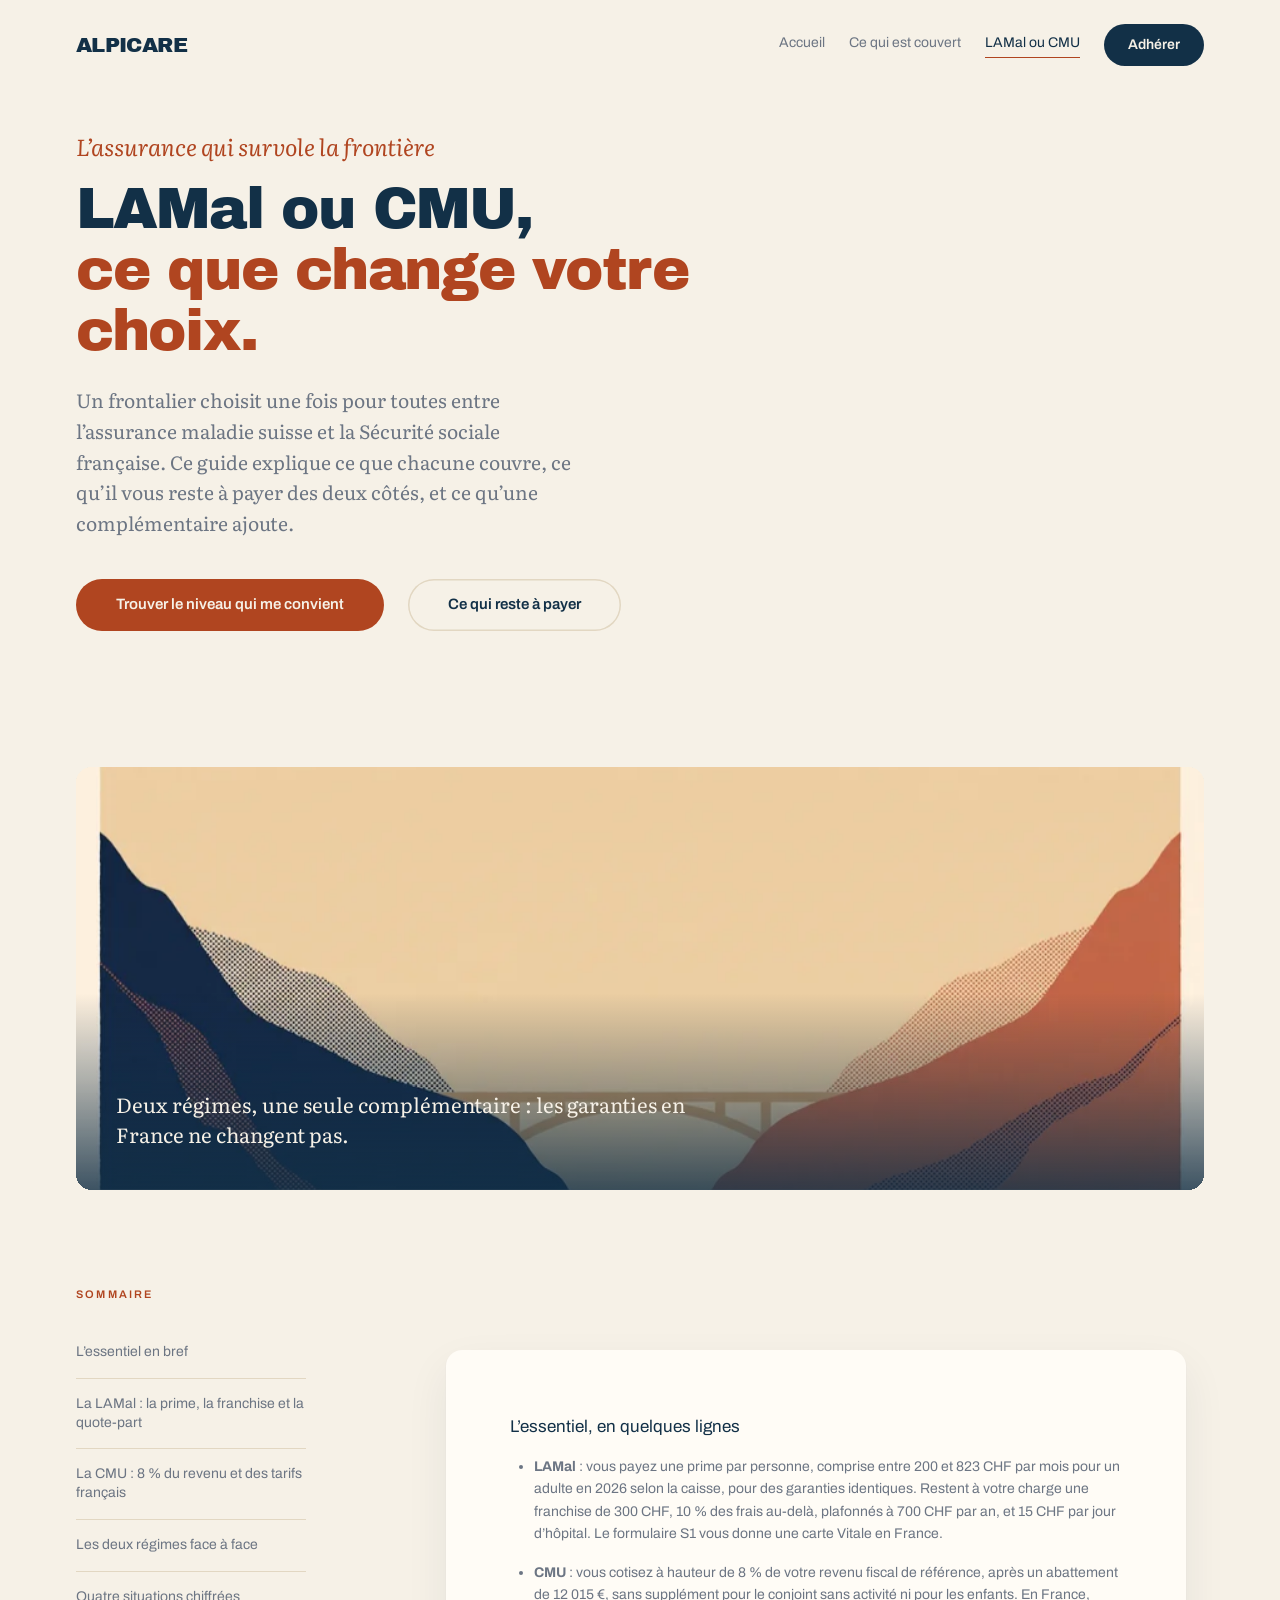
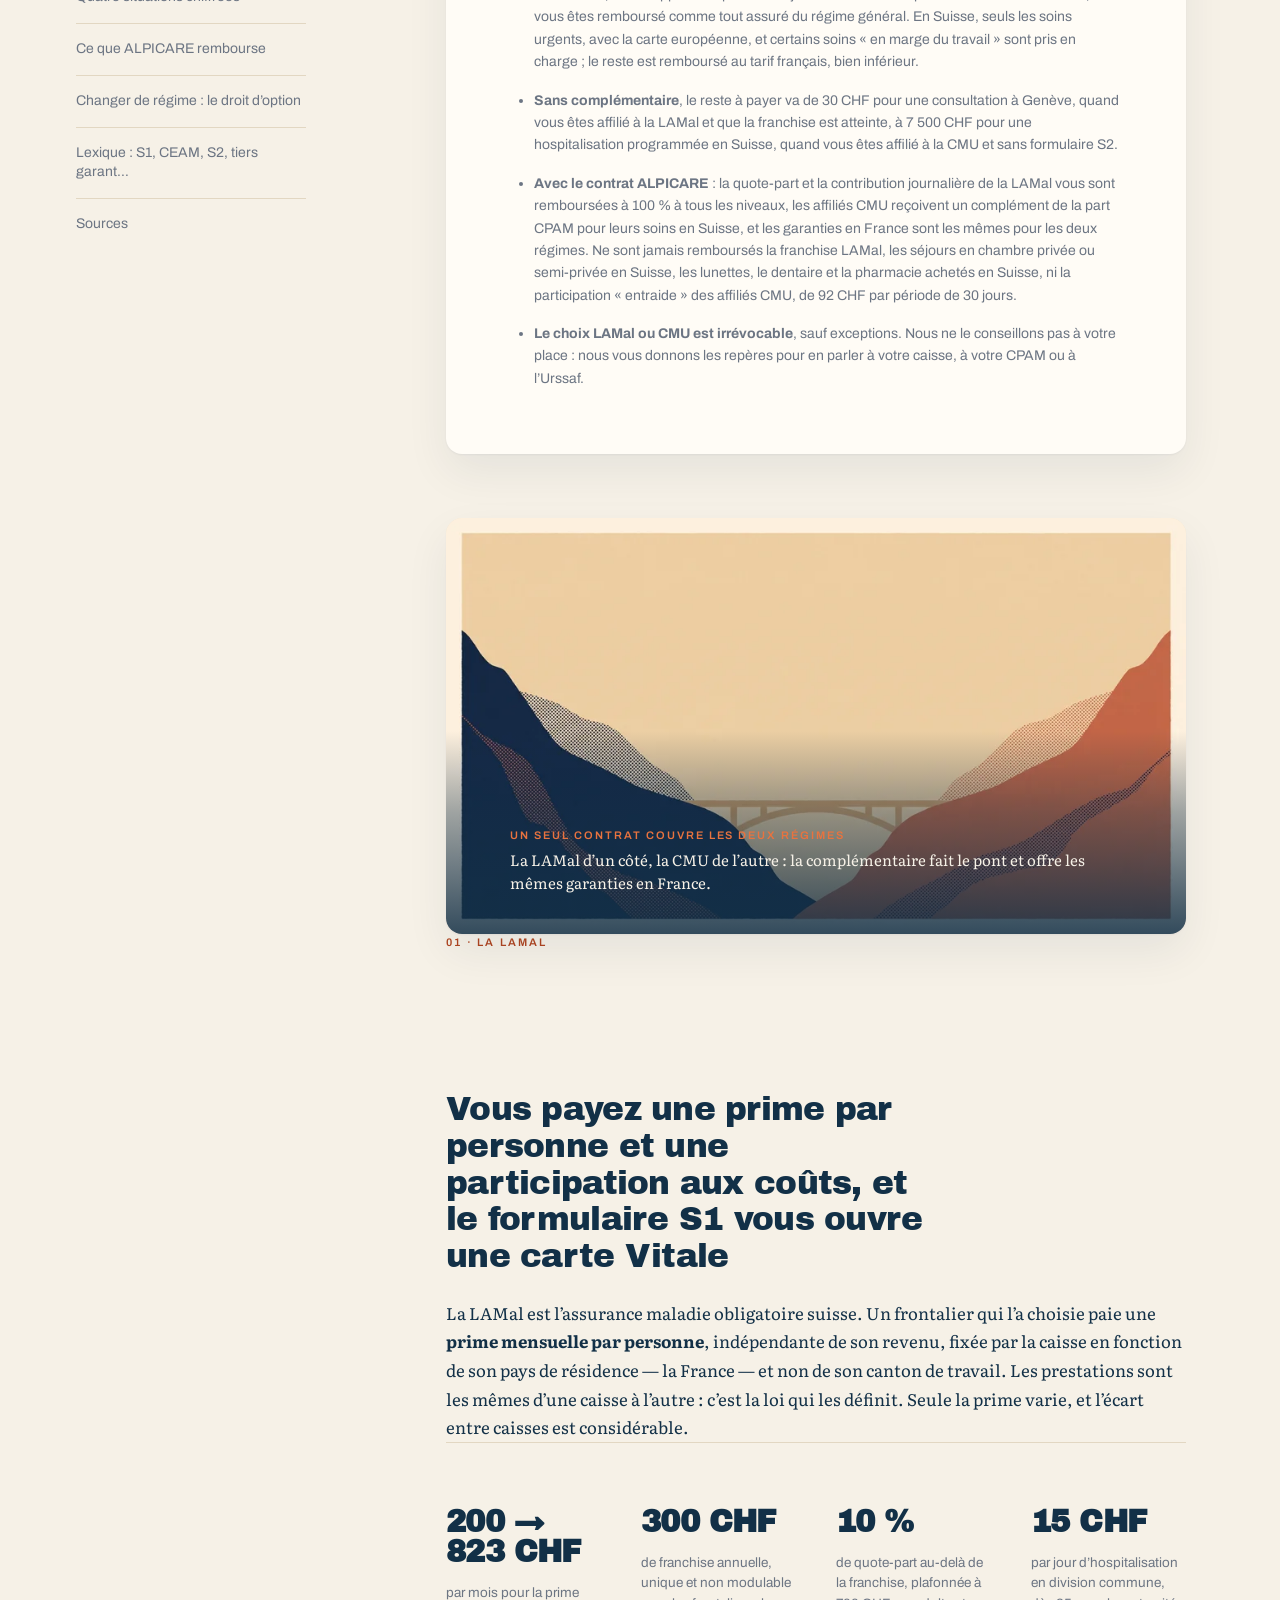
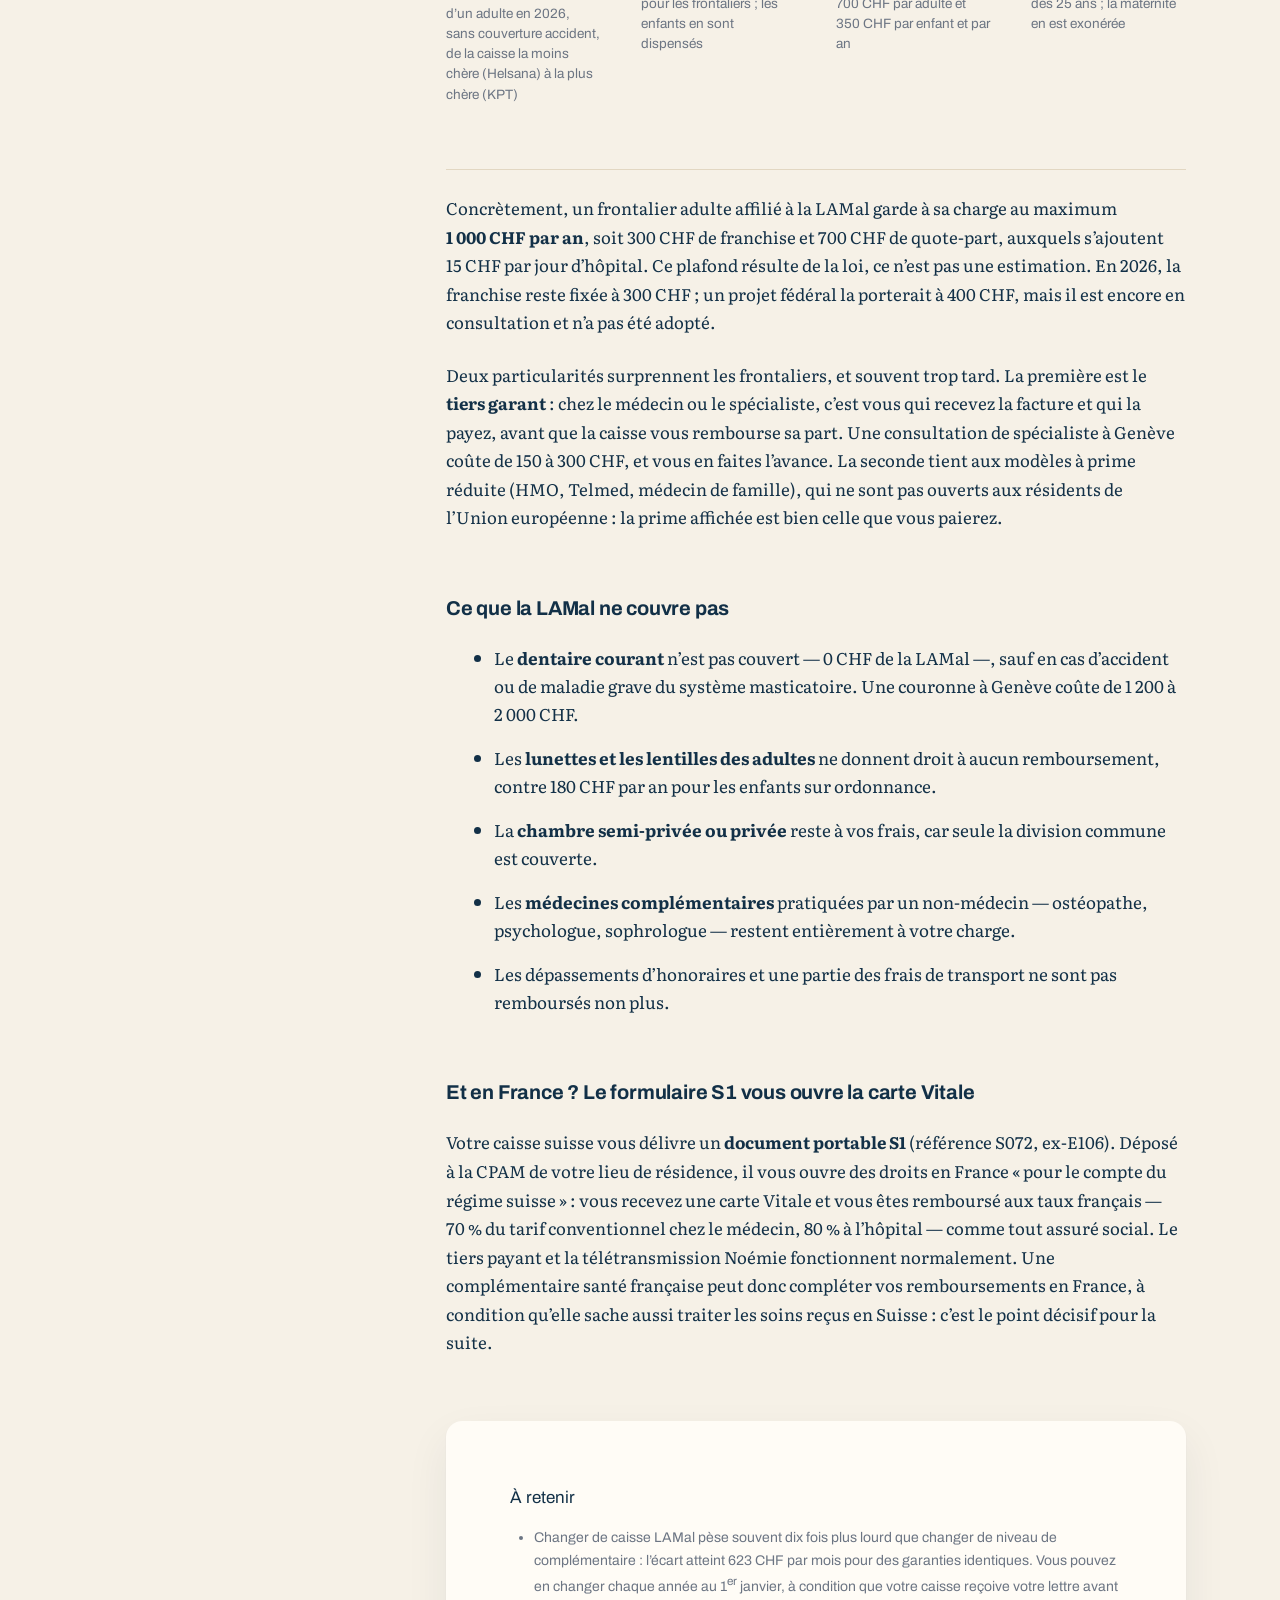
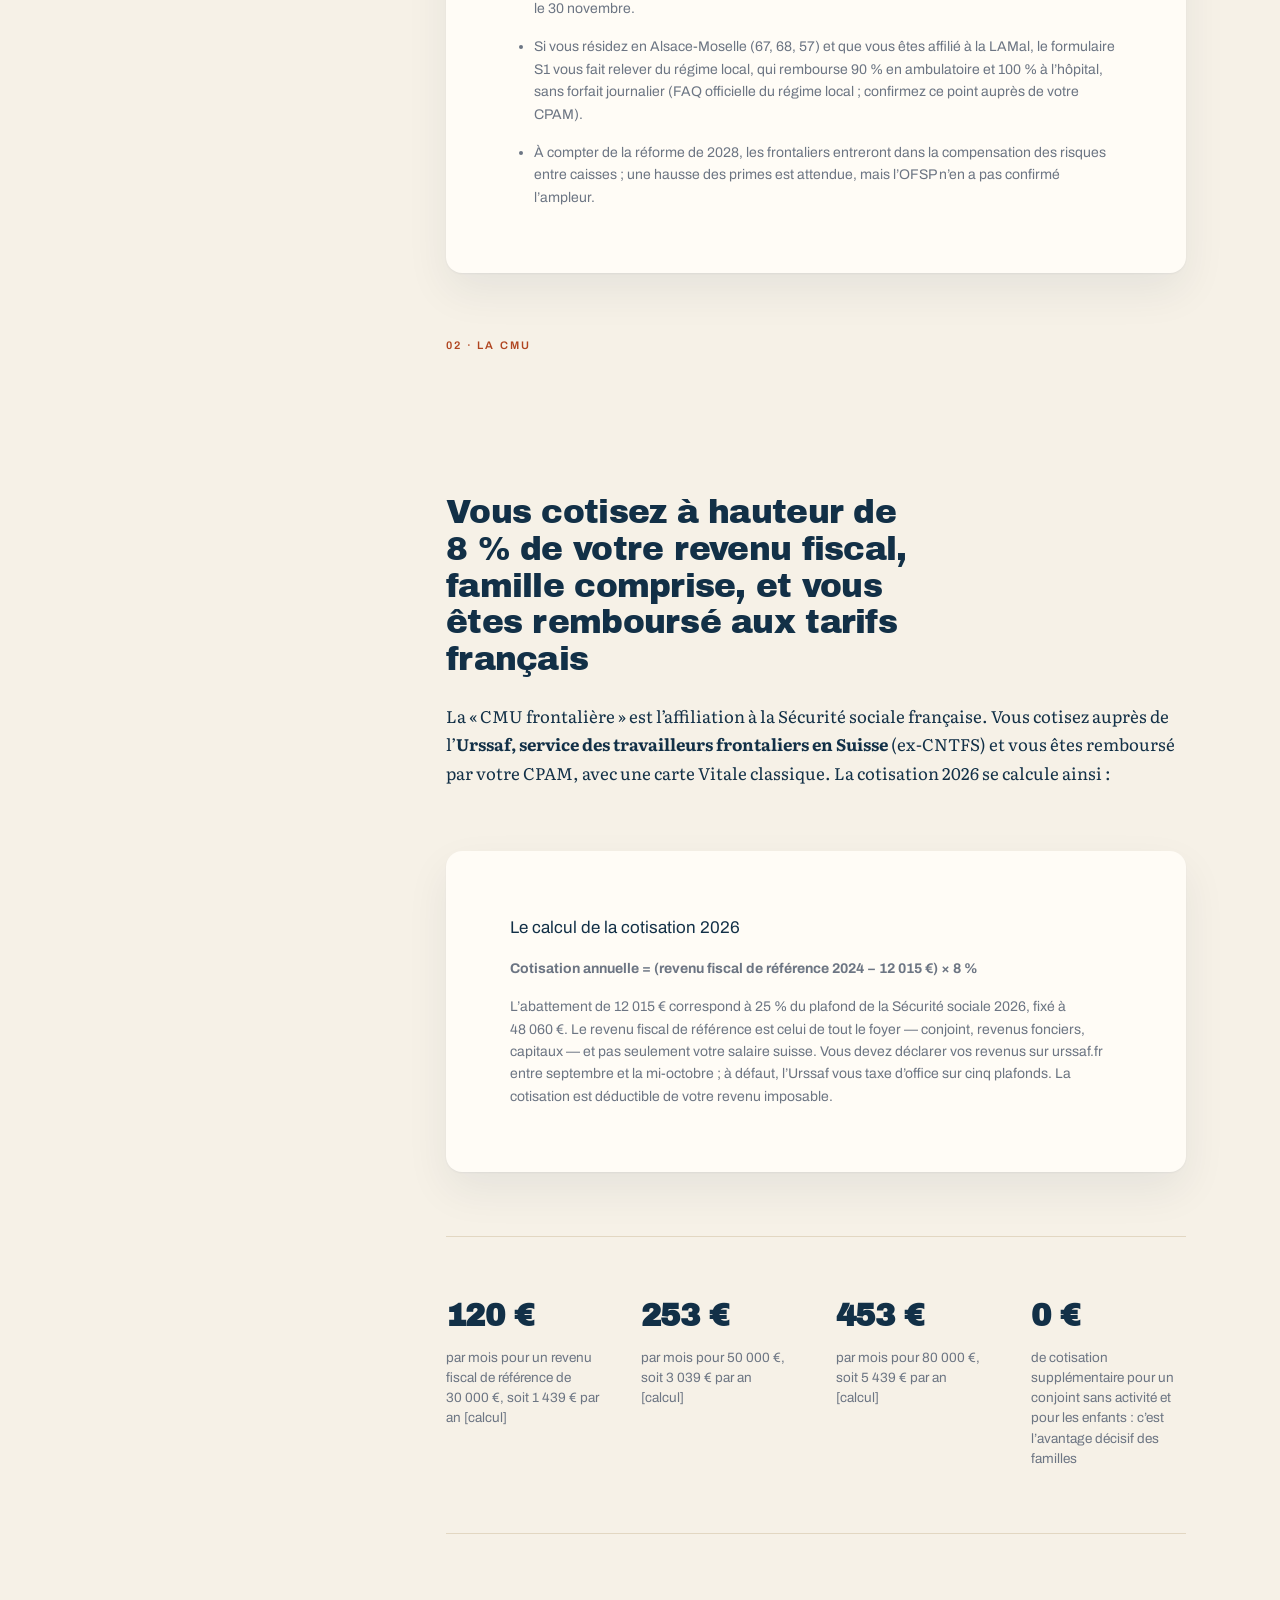
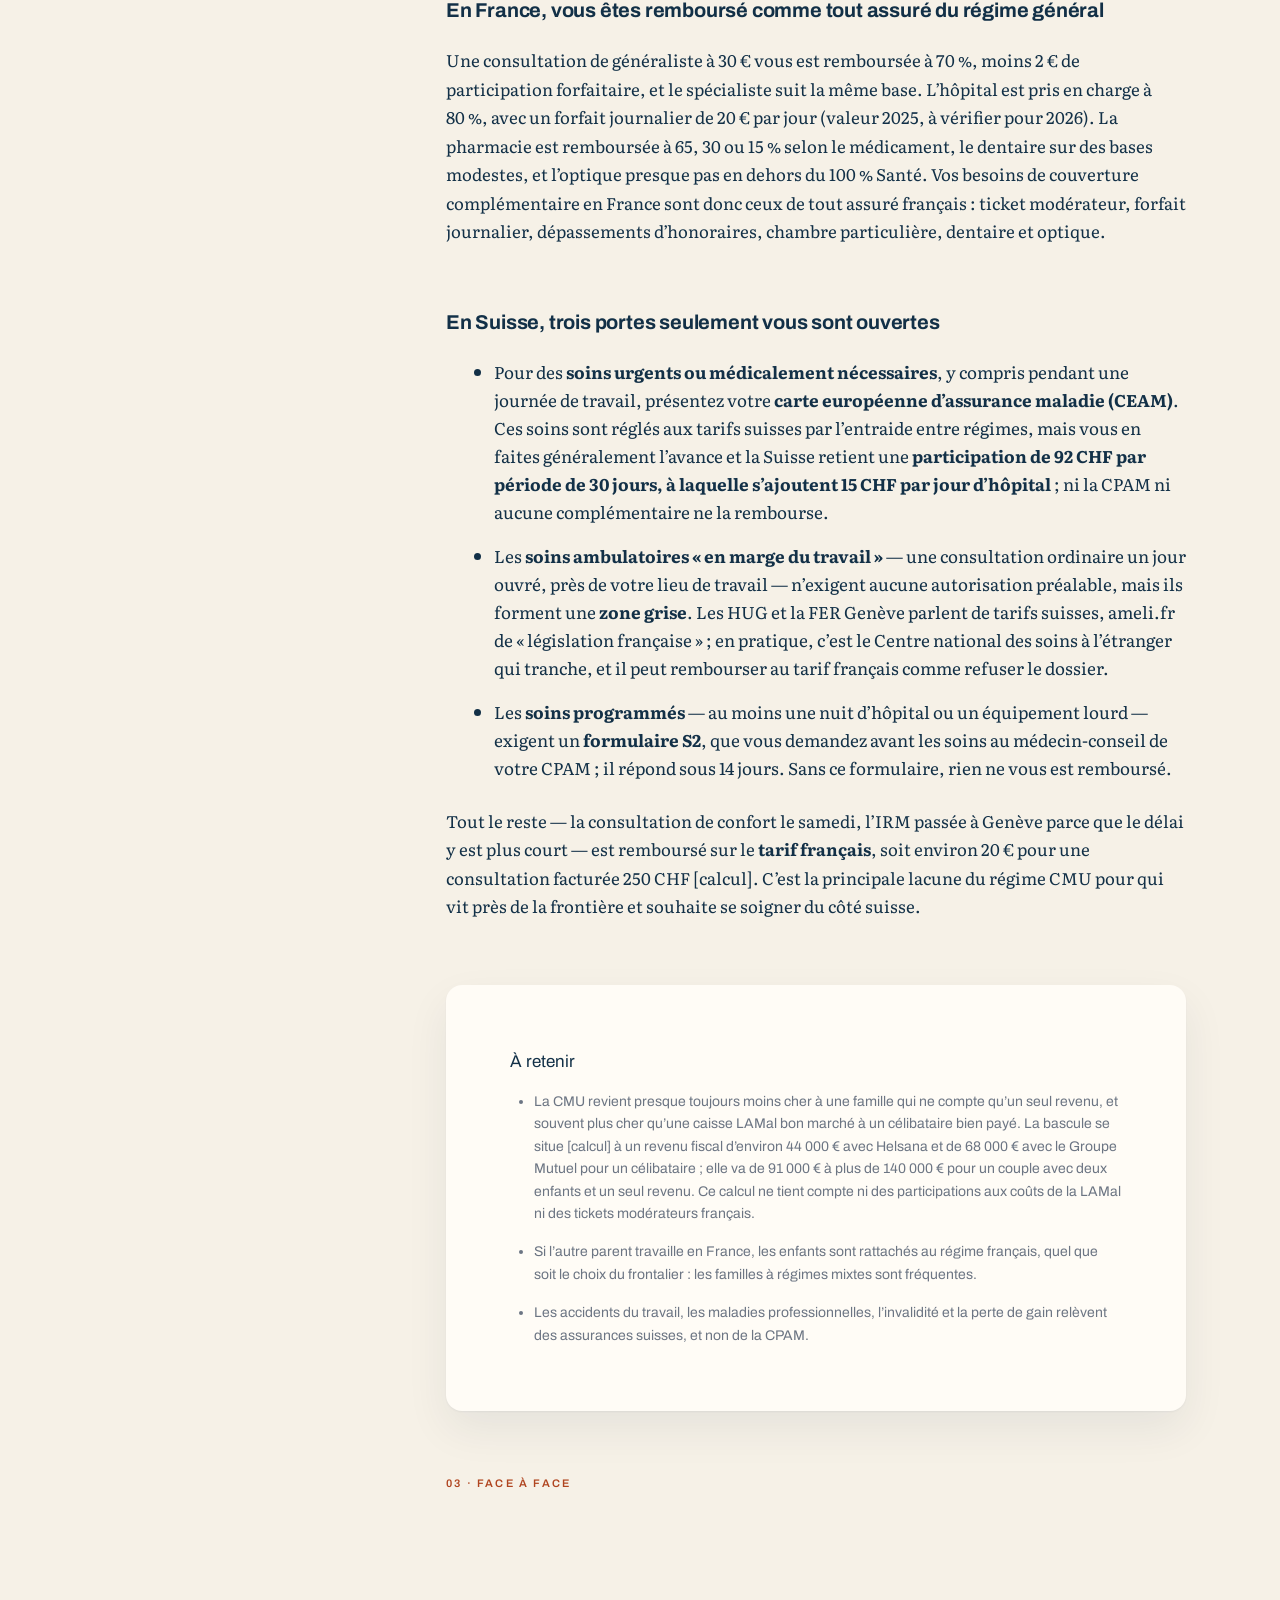
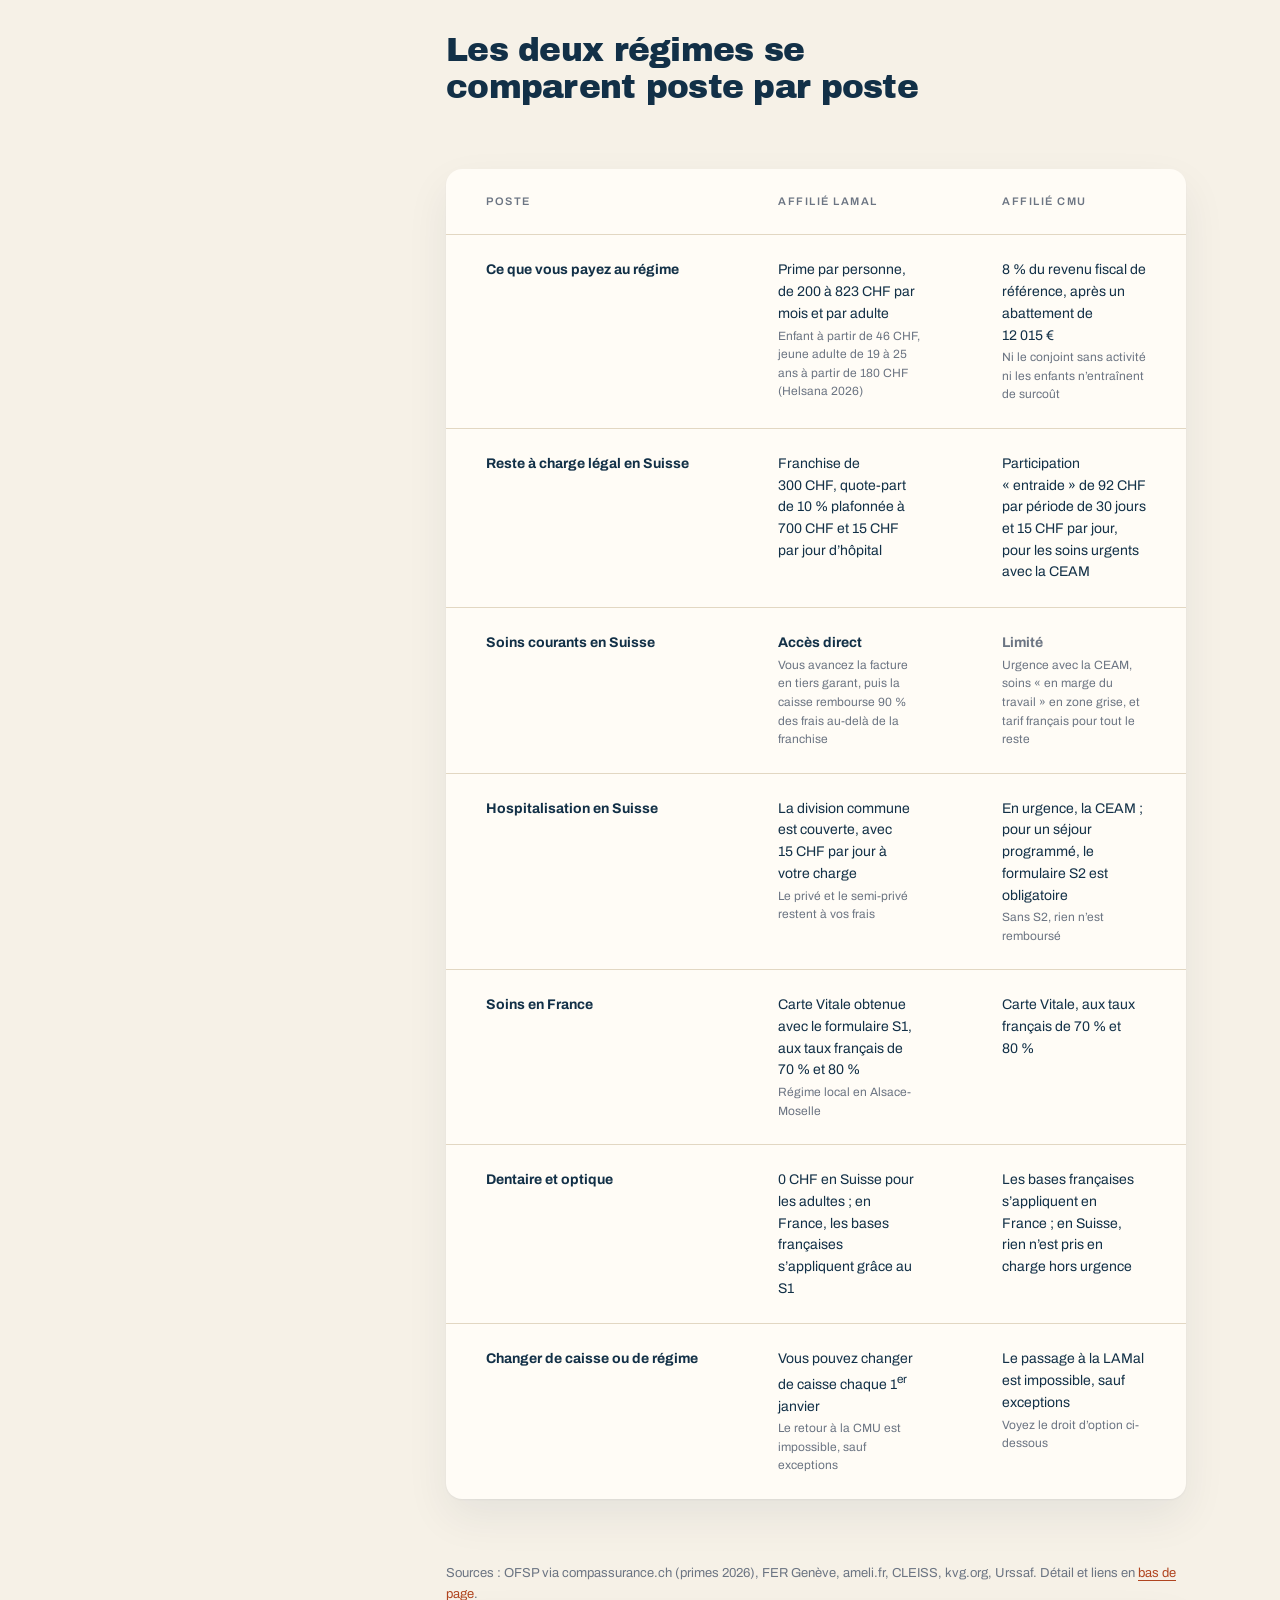
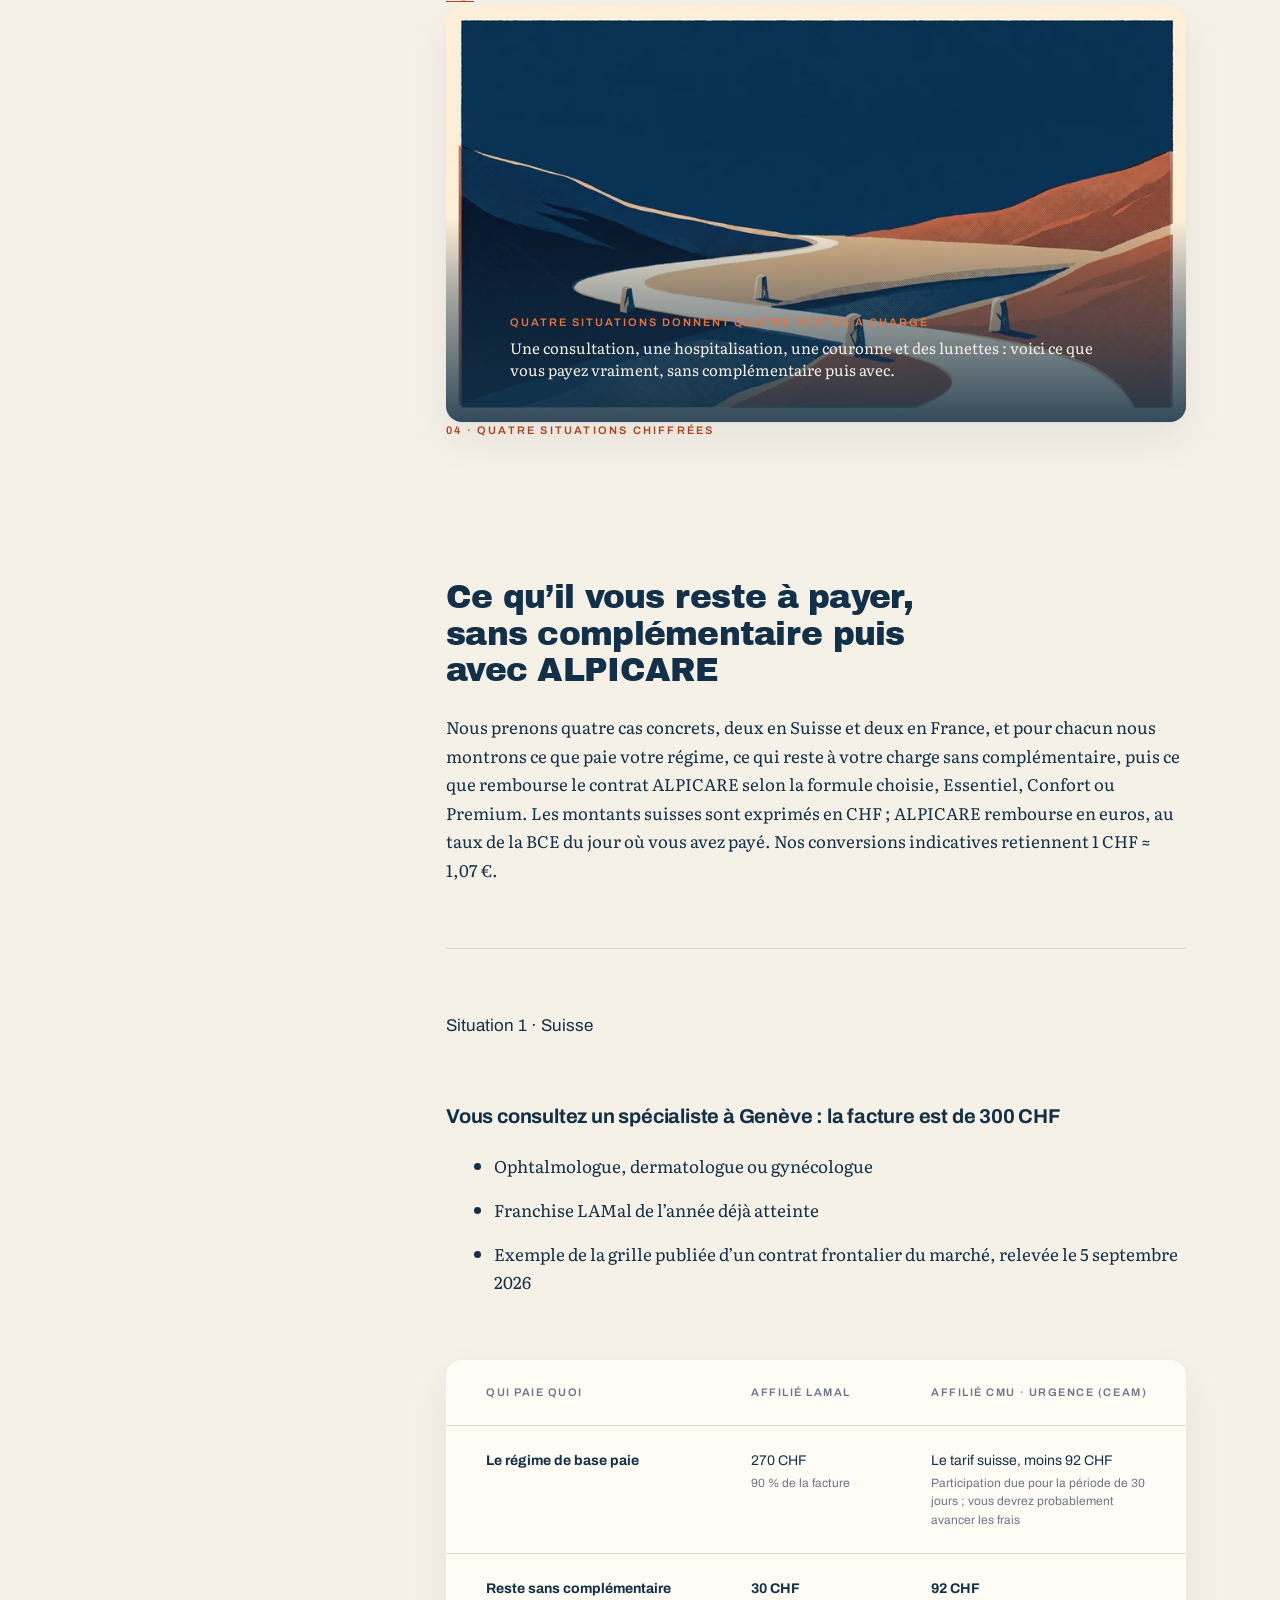
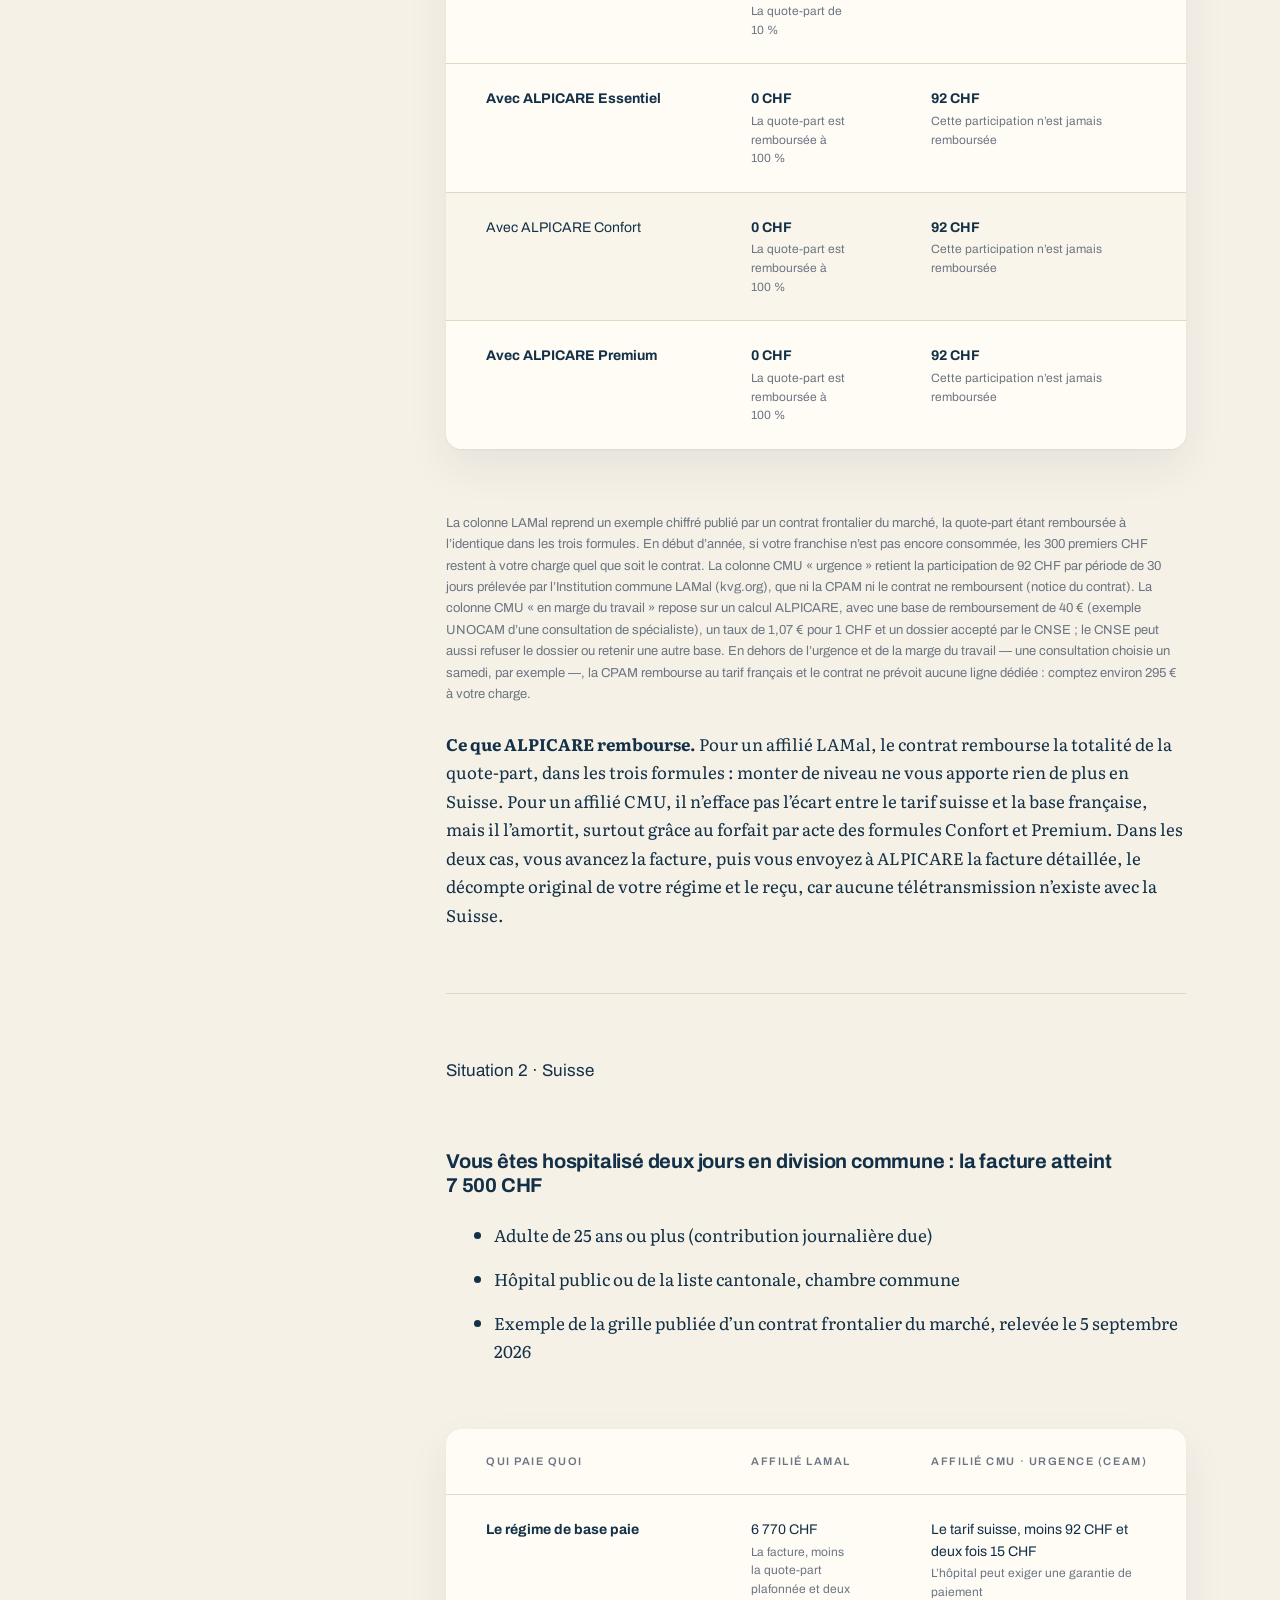
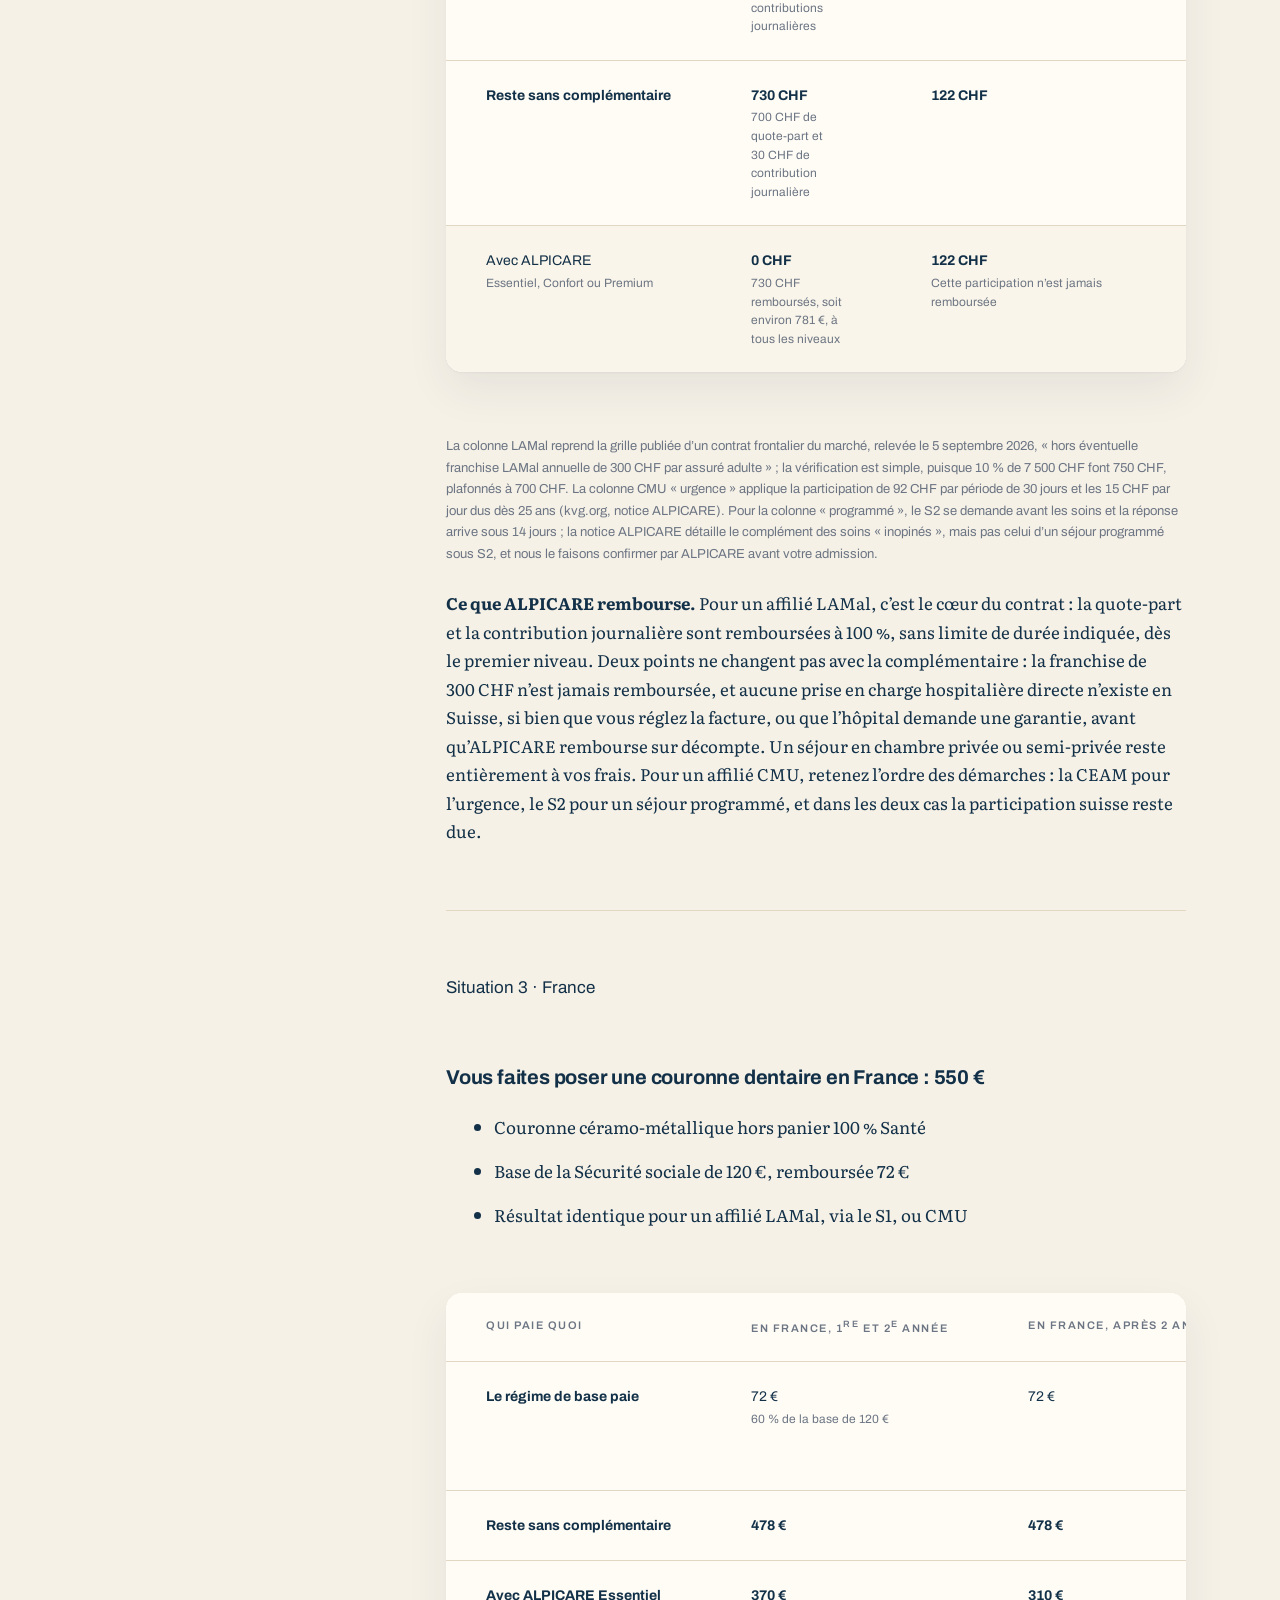
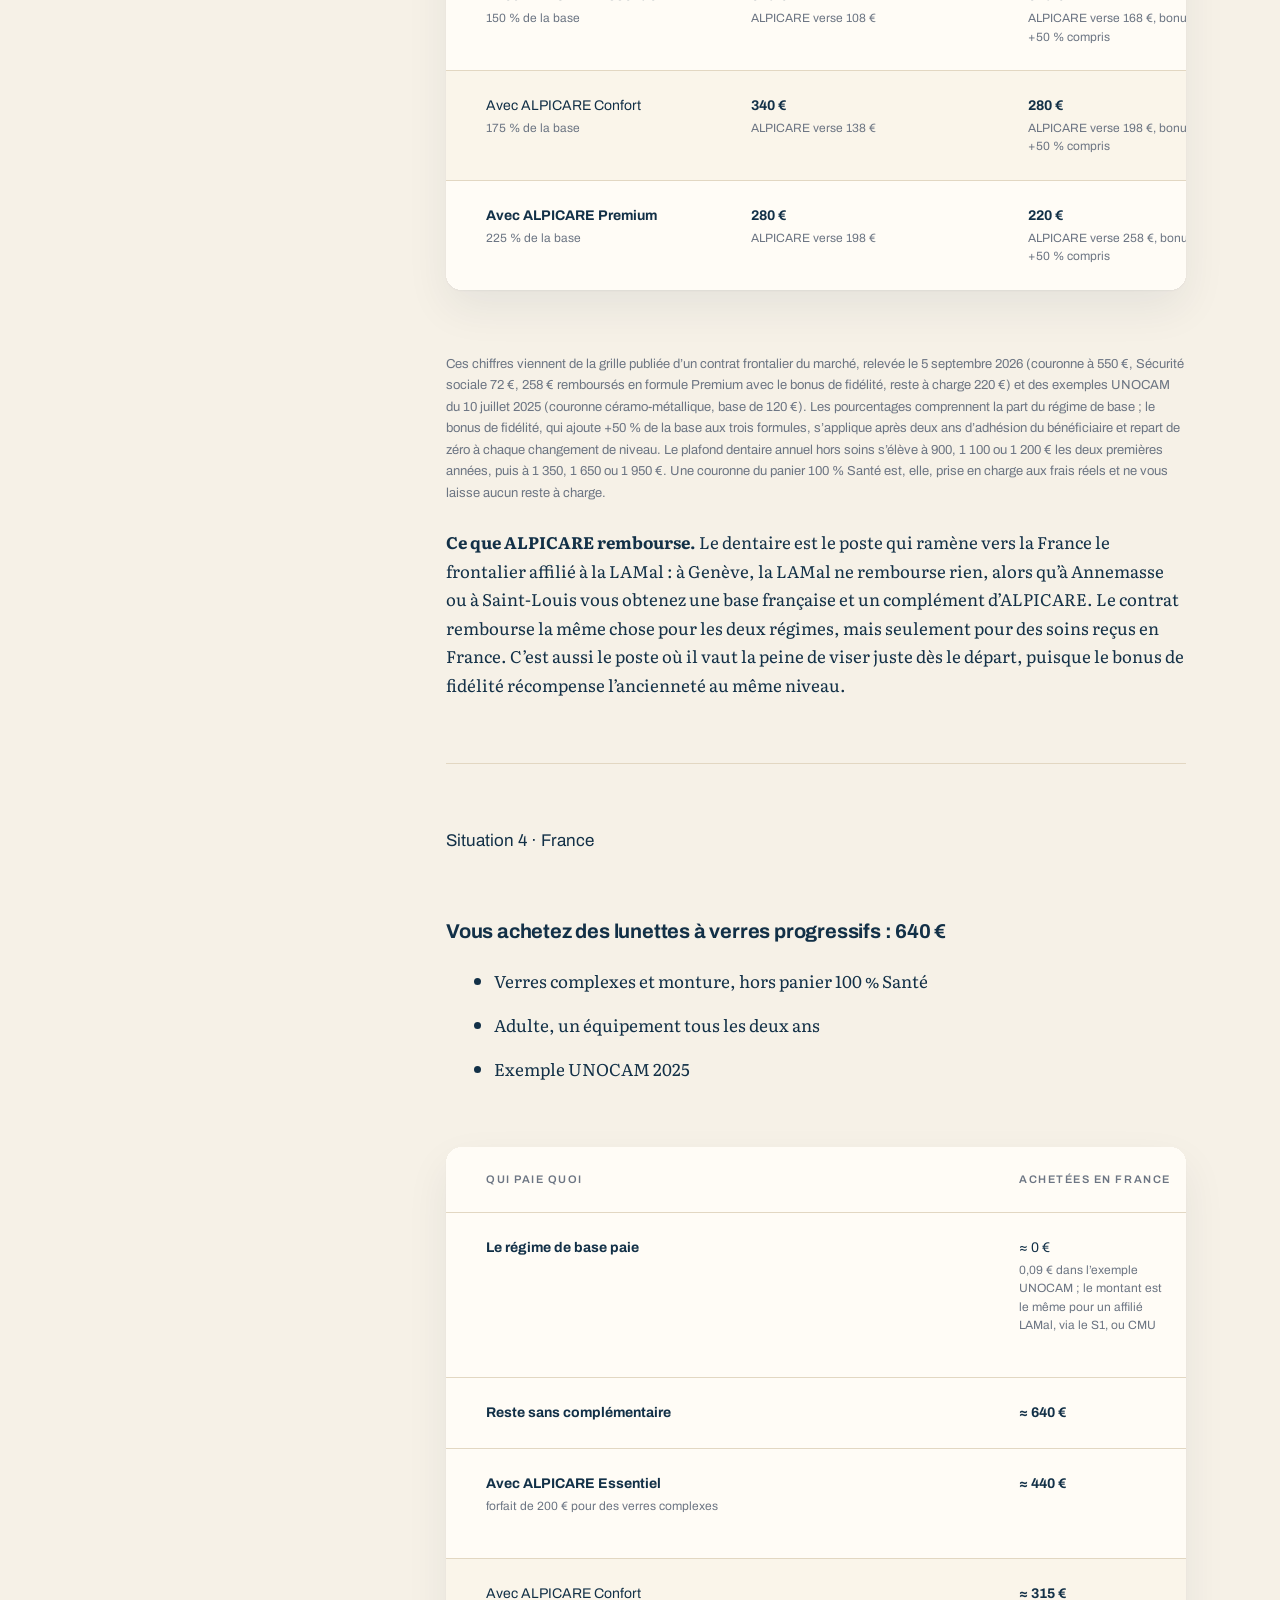
<file: guide-lamal-cmu.html>
<!doctype html>
<html lang="fr">
<head>
<meta charset="UTF-8">
<meta name="viewport" content="width=device-width, initial-scale=1">
<title>LAMal ou CMU · le guide ALPICARE</title>
<meta name="description" content="Guide 2026 pour les frontaliers franco-suisses : comment fonctionnent la LAMal et la CMU, ce qu’il vous reste à payer en Suisse et en France sans complémentaire, et ce que rembourse le contrat distribué par ALPICARE.">
<meta name="robots" content="noindex, nofollow">
<meta name="theme-color" content="#F6F1E7">
<link rel="icon" href="data:image/svg+xml,%3Csvg xmlns=%27http://www.w3.org/2000/svg%27 viewBox=%270 0 64 64%27%3E%3Crect width=%2764%27 height=%2764%27 rx=%2716%27 fill=%27%23123047%27/%3E%3Ccircle cx=%2732%27 cy=%2732%27 r=%2711%27 fill=%27%23E8733F%27/%3E%3C/svg%3E">
<link rel="preconnect" href="https://fonts.googleapis.com">
<link rel="preconnect" href="https://fonts.gstatic.com" crossorigin>
<link href="https://fonts.googleapis.com/css2?family=Archivo+Black&family=Archivo:wght@400;500;600;700&family=Literata:opsz,wght@7..72,400;7..72,500&display=swap" rel="stylesheet">
<script>document.documentElement.className+=" js";</script>
<link rel="stylesheet" href="styles.css">
<script src="tarif.js" defer></script>
<script src="app.js" defer></script>
</head>
<body>

<div class="progres" aria-hidden="true"><i data-progres></i></div>

<header class="barre" data-barre>
  <div class="barre__i">
    <a class="marque" href="index.html">ALPICARE</a>
    <nav aria-label="Navigation principale">
      <a href="index.html">Accueil</a>
      <a href="couverture.html">Ce qui est couvert</a>
      <a href="guide-lamal-cmu.html" aria-current="page">LAMal ou CMU</a>
    </nav>
    <a class="btn btn--sm" href="index.html#adherer">Adhérer</a>
  </div>
</header>

<main>

  <section class="tete env">
    <p class="slogan pose">L’assurance qui survole la frontière</p>
    <h1 class="pose">LAMal ou CMU,<br><span class="bleu">ce que change votre choix.</span></h1>
    <p class="lead pose">Un frontalier choisit une fois pour toutes entre l’assurance maladie suisse et la Sécurité sociale française. Ce guide explique ce que chacune couvre, ce qu’il vous reste à payer des deux côtés, et ce qu’une complémentaire ajoute.</p>
    <div class="tete__bas pose">
      <a class="btn btn--bleu" href="index.html#formules">Trouver le niveau qui me convient</a>
      <a class="btn btn--clair" href="#restes">Ce qui reste à payer</a>
    </div>
  </section>

  <div class="env">
    <figure class="bande pose">
      <img src="img/guide-lamal-cmu.webp" srcset="img/guide-lamal-cmu.webp 1280w, img/guide-lamal-cmu@1400.webp 1400w"
           sizes="100vw" width="1400" height="788" loading="lazy"
           alt="Illustration sérigraphiée : deux versants de montagne face à face, reliés par un pont clair.">
      <figcaption class="bande__leg">Deux régimes, une seule complémentaire : les garanties en France ne changent pas.</figcaption>
    </figure>
  </div>

  <div class="env">
    <div class="article">
      <nav class="sommaire pose" aria-label="Sommaire">
        <b>Sommaire</b>
        <ol>
        <li><a href="#en-bref">L’essentiel en bref</a></li>
        <li><a href="#lamal">La LAMal : la prime, la franchise et la quote-part</a></li>
        <li><a href="#cmu">La CMU : 8 % du revenu et des tarifs français</a></li>
        <li><a href="#comparatif">Les deux régimes face à face</a></li>
        <li><a href="#reste-a-charge">Quatre situations chiffrées</a></li>
        <li><a href="#alpicare">Ce que ALPICARE rembourse</a></li>
        <li><a href="#droit-option">Changer de régime&nbsp;: le droit d’option</a></li>
        <li><a href="#lexique">Lexique&nbsp;: S1, CEAM, S2, tiers garant…</a></li>
        <li><a href="#sources">Sources</a></li>
        </ol>
      </nav>
      <div class="article__c">


        <!-- ===== 01 · EN BREF ===== -->
        <aside class="encart encart--sable" id="en-bref">
          <span class="encart__t">L’essentiel, en quelques lignes</span>
          <ul>
            <li><strong>LAMal</strong> : vous payez une prime par personne, comprise entre 200 et 823 CHF par mois pour un adulte en 2026 selon la caisse, pour des garanties identiques. Restent à votre charge une franchise de 300 CHF, 10 % des frais au-delà, plafonnés à 700 CHF par an, et 15 CHF par jour d’hôpital. Le formulaire S1 vous donne une carte Vitale en France.</li>
            <li><strong>CMU</strong> : vous cotisez à hauteur de 8 % de votre revenu fiscal de référence, après un abattement de 12 015 €, sans supplément pour le conjoint sans activité ni pour les enfants. En France, vous êtes remboursé comme tout assuré du régime général. En Suisse, seuls les soins urgents, avec la carte européenne, et certains soins « en marge du travail » sont pris en charge ; le reste est remboursé au tarif français, bien inférieur.</li>
            <li><strong>Sans complémentaire</strong>, le reste à payer va de 30 CHF pour une consultation à Genève, quand vous êtes affilié à la LAMal et que la franchise est atteinte, à 7 500 CHF pour une hospitalisation programmée en Suisse, quand vous êtes affilié à la CMU et sans formulaire S2.</li>
            <li><strong>Avec le contrat ALPICARE</strong> : la quote-part et la contribution journalière de la LAMal vous sont remboursées à 100 % à tous les niveaux, les affiliés CMU reçoivent un complément de la part CPAM pour leurs soins en Suisse, et les garanties en France sont les mêmes pour les deux régimes. Ne sont jamais remboursés la franchise LAMal, les séjours en chambre privée ou semi-privée en Suisse, les lunettes, le dentaire et la pharmacie achetés en Suisse, ni la participation « entraide » des affiliés CMU, de 92 CHF par période de 30 jours.</li>
            <li><strong>Le choix LAMal ou CMU est irrévocable</strong>, sauf exceptions. Nous ne le conseillons pas à votre place&nbsp;: nous vous donnons les repères pour en parler à votre caisse, à votre CPAM ou à l’Urssaf.</li>
          </ul>
        </aside>

        <figure class="figure" style="margin:var(--e-9) 0 var(--e-8)">
          <img src="img/guide-lamal-cmu.webp" srcset="img/guide-lamal-cmu.webp 900w, img/guide-lamal-cmu@1400.webp 1400w"
               sizes="(min-width:900px) 720px, 100vw" width="1400" height="787" loading="lazy" decoding="async"
               alt="Illustration : deux versants de montagne, l’un bleu nuit, l’autre terracotta, reliés par un pont.">
          <figcaption class="figure__c"><b>Un seul contrat couvre les deux régimes</b>La LAMal d’un côté, la CMU de l’autre : la complémentaire fait le pont et offre les mêmes garanties en France.</figcaption>
        </figure>

        <!-- ===== 02 · LAMAL ===== -->
        <span class="sur" id="lamal">01 · La LAMal</span>
        <h2>Vous payez une prime par personne et une participation aux coûts, et le formulaire S1 vous ouvre une carte Vitale</h2>
        <p>La LAMal est l’assurance maladie obligatoire suisse. Un frontalier qui l’a choisie paie une <strong>prime mensuelle par personne</strong>, indépendante de son revenu, fixée par la caisse en fonction de son pays de résidence — la France — et non de son canton de travail. Les prestations sont les mêmes d’une caisse à l’autre : c’est la loi qui les définit. Seule la prime varie, et l’écart entre caisses est considérable.</p>
        <div class="chiffres" aria-label="Repères LAMal 2026 pour un adulte résidant en France">
          <div class="chiffre"><b>200 → 823 CHF</b><span>par mois pour la prime d’un adulte en 2026, sans couverture accident, de la caisse la moins chère (Helsana) à la plus chère (KPT)</span></div>
          <div class="chiffre"><b>300 CHF</b><span>de franchise annuelle, unique et non modulable pour les frontaliers ; les enfants en sont dispensés</span></div>
          <div class="chiffre"><b>10 %</b><span>de quote-part au-delà de la franchise, plafonnée à 700 CHF par adulte et 350 CHF par enfant et par an</span></div>
          <div class="chiffre"><b>15 CHF</b><span>par jour d’hospitalisation en division commune, dès 25 ans ; la maternité en est exonérée</span></div>
        </div>
        <p>Concrètement, un frontalier adulte affilié à la LAMal garde à sa charge au maximum <strong>1 000 CHF par an</strong>, soit 300 CHF de franchise et 700 CHF de quote-part, auxquels s’ajoutent 15 CHF par jour d’hôpital. Ce plafond résulte de la loi, ce n’est pas une estimation. En 2026, la franchise reste fixée à 300 CHF ; un projet fédéral la porterait à 400 CHF, mais il est encore en consultation et n’a pas été adopté.</p>
        <p>Deux particularités surprennent les frontaliers, et souvent trop tard. La première est le <strong>tiers garant</strong> : chez le médecin ou le spécialiste, c’est vous qui recevez la facture et qui la payez, avant que la caisse vous rembourse sa part. Une consultation de spécialiste à Genève coûte de 150 à 300 CHF, et vous en faites l’avance. La seconde tient aux modèles à prime réduite (HMO, Telmed, médecin de famille), qui ne sont pas ouverts aux résidents de l’Union européenne : la prime affichée est bien celle que vous paierez.</p>
        <h3>Ce que la LAMal ne couvre pas</h3>
        <ul>
          <li>Le <strong>dentaire courant</strong> n’est pas couvert — 0 CHF de la LAMal —, sauf en cas d’accident ou de maladie grave du système masticatoire. Une couronne à Genève coûte de 1 200 à 2 000 CHF.</li>
          <li>Les <strong>lunettes et les lentilles des adultes</strong> ne donnent droit à aucun remboursement, contre 180 CHF par an pour les enfants sur ordonnance.</li>
          <li>La <strong>chambre semi-privée ou privée</strong> reste à vos frais, car seule la division commune est couverte.</li>
          <li>Les <strong>médecines complémentaires</strong> pratiquées par un non-médecin — ostéopathe, psychologue, sophrologue — restent entièrement à votre charge.</li>
          <li>Les dépassements d’honoraires et une partie des frais de transport ne sont pas remboursés non plus.</li>
        </ul>
        <h3>Et en France ? Le formulaire S1 vous ouvre la carte Vitale</h3>
        <p>Votre caisse suisse vous délivre un <strong>document portable S1</strong> (référence S072, ex-E106). Déposé à la CPAM de votre lieu de résidence, il vous ouvre des droits en France «&nbsp;pour le compte du régime suisse&nbsp;»&nbsp;: vous recevez une carte Vitale et vous êtes remboursé aux taux français — 70 % du tarif conventionnel chez le médecin, 80 % à l’hôpital — comme tout assuré social. Le tiers payant et la télétransmission Noémie fonctionnent normalement. Une complémentaire santé française peut donc compléter vos remboursements en France, à condition qu’elle sache aussi traiter les soins reçus en Suisse : c’est le point décisif pour la suite.</p>
        <aside class="encart">
          <span class="encart__t">À retenir</span>
          <ul>
            <li>Changer de caisse LAMal pèse souvent dix fois plus lourd que changer de niveau de complémentaire : l’écart atteint 623 CHF par mois pour des garanties identiques. Vous pouvez en changer chaque année au 1<sup>er</sup> janvier, à condition que votre caisse reçoive votre lettre avant le 30 novembre.</li>
            <li>Si vous résidez en Alsace-Moselle (67, 68, 57) et que vous êtes affilié à la LAMal, le formulaire S1 vous fait relever du régime local, qui rembourse 90 % en ambulatoire et 100 % à l’hôpital, sans forfait journalier (FAQ officielle du régime local ; confirmez ce point auprès de votre CPAM).</li>
            <li>À compter de la réforme de 2028, les frontaliers entreront dans la compensation des risques entre caisses ; une hausse des primes est attendue, mais l’OFSP n’en a pas confirmé l’ampleur.</li>
          </ul>
        </aside>

        <!-- ===== 03 · CMU ===== -->
        <span class="sur" id="cmu">02 · La CMU</span>
        <h2>Vous cotisez à hauteur de 8 % de votre revenu fiscal, famille comprise, et vous êtes remboursé aux tarifs français</h2>
        <p>La «&nbsp;CMU frontalière&nbsp;» est l’affiliation à la Sécurité sociale française. Vous cotisez auprès de l’<strong>Urssaf, service des travailleurs frontaliers en Suisse</strong> (ex-CNTFS) et vous êtes remboursé par votre CPAM, avec une carte Vitale classique. La cotisation 2026 se calcule ainsi&nbsp;:</p>
        <aside class="encart">
          <span class="encart__t">Le calcul de la cotisation 2026</span>
          <p><strong>Cotisation annuelle = (revenu fiscal de référence 2024 − 12 015 €) × 8 %</strong></p>
          <p>L’abattement de 12 015 € correspond à 25 % du plafond de la Sécurité sociale 2026, fixé à 48 060 €. Le revenu fiscal de référence est celui de tout le foyer — conjoint, revenus fonciers, capitaux — et pas seulement votre salaire suisse. Vous devez déclarer vos revenus sur urssaf.fr entre septembre et la mi-octobre ; à défaut, l’Urssaf vous taxe d’office sur cinq plafonds. La cotisation est déductible de votre revenu imposable.</p>
        </aside>
        <div class="chiffres" aria-label="Exemples de cotisation CMU 2026">
          <div class="chiffre"><b>120 €</b><span>par mois pour un revenu fiscal de référence de 30 000 €, soit 1 439 € par an [calcul]</span></div>
          <div class="chiffre"><b>253 €</b><span>par mois pour 50 000 €, soit 3 039 € par an [calcul]</span></div>
          <div class="chiffre"><b>453 €</b><span>par mois pour 80 000 €, soit 5 439 € par an [calcul]</span></div>
          <div class="chiffre"><b>0 €</b><span>de cotisation supplémentaire pour un conjoint sans activité et pour les enfants : c’est l’avantage décisif des familles</span></div>
        </div>
        <h3>En France, vous êtes remboursé comme tout assuré du régime général</h3>
        <p>Une consultation de généraliste à 30 € vous est remboursée à 70 %, moins 2 € de participation forfaitaire, et le spécialiste suit la même base. L’hôpital est pris en charge à 80 %, avec un forfait journalier de 20 € par jour (valeur 2025, à vérifier pour 2026). La pharmacie est remboursée à 65, 30 ou 15 % selon le médicament, le dentaire sur des bases modestes, et l’optique presque pas en dehors du 100 % Santé. Vos besoins de couverture complémentaire en France sont donc ceux de tout assuré français : ticket modérateur, forfait journalier, dépassements d’honoraires, chambre particulière, dentaire et optique.</p>
        <h3>En Suisse, trois portes seulement vous sont ouvertes</h3>
        <ul>
          <li>Pour des <strong>soins urgents ou médicalement nécessaires</strong>, y compris pendant une journée de travail, présentez votre <strong>carte européenne d’assurance maladie (CEAM)</strong>. Ces soins sont réglés aux tarifs suisses par l’entraide entre régimes, mais vous en faites généralement l’avance et la Suisse retient une <strong>participation de 92 CHF par période de 30 jours, à laquelle s’ajoutent 15 CHF par jour d’hôpital</strong> ; ni la CPAM ni aucune complémentaire ne la rembourse.</li>
          <li>Les <strong>soins ambulatoires « en marge du travail »</strong> — une consultation ordinaire un jour ouvré, près de votre lieu de travail — n’exigent aucune autorisation préalable, mais ils forment une <strong>zone grise</strong>. Les HUG et la FER Genève parlent de tarifs suisses, ameli.fr de « législation française » ; en pratique, c’est le Centre national des soins à l’étranger qui tranche, et il peut rembourser au tarif français comme refuser le dossier.</li>
          <li>Les <strong>soins programmés</strong> — au moins une nuit d’hôpital ou un équipement lourd — exigent un <strong>formulaire S2</strong>, que vous demandez avant les soins au médecin-conseil de votre CPAM ; il répond sous 14 jours. Sans ce formulaire, rien ne vous est remboursé.</li>
        </ul>
        <p>Tout le reste — la consultation de confort le samedi, l’IRM passée à Genève parce que le délai y est plus court — est remboursé sur le <strong>tarif français</strong>, soit environ 20 € pour une consultation facturée 250 CHF [calcul]. C’est la principale lacune du régime CMU pour qui vit près de la frontière et souhaite se soigner du côté suisse.</p>
        <aside class="encart">
          <span class="encart__t">À retenir</span>
          <ul>
            <li>La CMU revient presque toujours moins cher à une famille qui ne compte qu’un seul revenu, et souvent plus cher qu’une caisse LAMal bon marché à un célibataire bien payé. La bascule se situe [calcul] à un revenu fiscal d’environ 44 000 € avec Helsana et de 68 000 € avec le Groupe Mutuel pour un célibataire ; elle va de 91 000 € à plus de 140 000 € pour un couple avec deux enfants et un seul revenu. Ce calcul ne tient compte ni des participations aux coûts de la LAMal ni des tickets modérateurs français.</li>
            <li>Si l’autre parent travaille en France, les enfants sont rattachés au régime français, quel que soit le choix du frontalier&nbsp;: les familles à régimes mixtes sont fréquentes.</li>
            <li>Les accidents du travail, les maladies professionnelles, l’invalidité et la perte de gain relèvent des assurances suisses, et non de la CPAM.</li>
          </ul>
        </aside>

        <!-- ===== 04 · COMPARATIF ===== -->
        <span class="sur" id="comparatif">03 · Face à face</span>
        <h2>Les deux régimes se comparent poste par poste</h2>
        <div class="tableau">
            <table>
              <caption class="sr">Comparaison de la LAMal et de la CMU pour un frontalier résidant en France en 2026</caption>
              <thead><tr><th scope="col">Poste</th><th scope="col">Affilié LAMal</th><th scope="col">Affilié CMU</th></tr></thead>
              <tbody>
                <tr>
              <th scope="row">Ce que vous payez au régime</th><td data-l="LAMal">Prime par personne, de 200 à 823 CHF par mois et par adulte<small>Enfant à partir de 46 CHF, jeune adulte de 19 à 25 ans à partir de 180 CHF (Helsana 2026)</small></td><td data-l="CMU">8 % du revenu fiscal de référence, après un abattement de 12 015 €<small>Ni le conjoint sans activité ni les enfants n’entraînent de surcoût</small></td></tr>
                <tr>
              <th scope="row">Reste à charge légal en Suisse</th><td data-l="LAMal">Franchise de 300 CHF, quote-part de 10 % plafonnée à 700 CHF et 15 CHF par jour d’hôpital</td><td data-l="CMU">Participation « entraide » de 92 CHF par période de 30 jours et 15 CHF par jour, pour les soins urgents avec la CEAM</td></tr>
                <tr>
              <th scope="row">Soins courants en Suisse</th><td data-l="LAMal"><b>Accès direct</b><small>Vous avancez la facture en tiers garant, puis la caisse rembourse 90 % des frais au-delà de la franchise</small></td><td data-l="CMU"><b class="non">Limité</b><small>Urgence avec la CEAM, soins « en marge du travail » en zone grise, et tarif français pour tout le reste</small></td></tr>
                <tr>
              <th scope="row">Hospitalisation en Suisse</th><td data-l="LAMal">La division commune est couverte, avec 15 CHF par jour à votre charge<small>Le privé et le semi-privé restent à vos frais</small></td><td data-l="CMU">En urgence, la CEAM ; pour un séjour programmé, le formulaire S2 est obligatoire<small>Sans S2, rien n’est remboursé</small></td></tr>
                <tr>
              <th scope="row">Soins en France</th><td data-l="LAMal">Carte Vitale obtenue avec le formulaire S1, aux taux français de 70 % et 80 %<small>Régime local en Alsace-Moselle</small></td><td data-l="CMU">Carte Vitale, aux taux français de 70 % et 80 %</td></tr>
                <tr>
              <th scope="row">Dentaire et optique</th><td data-l="LAMal">0 CHF en Suisse pour les adultes ; en France, les bases françaises s’appliquent grâce au S1</td><td data-l="CMU">Les bases françaises s’appliquent en France ; en Suisse, rien n’est pris en charge hors urgence</td></tr>
                <tr>
              <th scope="row">Changer de caisse ou de régime</th><td data-l="LAMal">Vous pouvez changer de caisse chaque 1<sup>er</sup> janvier<small>Le retour à la CMU est impossible, sauf exceptions</small></td><td data-l="CMU">Le passage à la LAMal est impossible, sauf exceptions<small>Voyez le droit d’option ci-dessous</small></td></tr>
              </tbody>
            </table>
        </div>
        <p class="note">Sources&nbsp;: OFSP via compassurance.ch (primes 2026), FER Genève, ameli.fr, CLEISS, kvg.org, Urssaf. Détail et liens en <a href="#sources">bas de page</a>.</p>

        <!-- ===== 05 · QUATRE SITUATIONS ===== -->
        <figure class="figure" style="margin:var(--e-9) 0 var(--e-8)">
          <img src="img/guide-situations.webp" srcset="img/guide-situations.webp 900w, img/guide-situations@1400.webp 1400w"
               sizes="(min-width:900px) 720px, 100vw" width="1400" height="787" loading="lazy" decoding="async"
               alt="Illustration : un chemin traverse une vallée et franchit une rivière, jalonné de quatre bornes.">
          <figcaption class="figure__c"><b>Quatre situations donnent quatre restes à charge</b>Une consultation, une hospitalisation, une couronne et des lunettes : voici ce que vous payez vraiment, sans complémentaire puis avec.</figcaption>
        </figure>

        <span class="sur" id="reste-a-charge">04 · Quatre situations chiffrées</span>
        <h2>Ce qu’il vous reste à payer, sans complémentaire puis avec ALPICARE</h2>
        <p>Nous prenons quatre cas concrets, deux en Suisse et deux en France, et pour chacun nous montrons ce que paie votre régime, ce qui reste à votre charge sans complémentaire, puis ce que rembourse le contrat ALPICARE selon la formule choisie, Essentiel, Confort ou Premium. Les montants suisses sont exprimés en CHF ; ALPICARE rembourse en euros, au taux de la BCE du jour où vous avez payé. Nos conversions indicatives retiennent 1 CHF ≈ 1,07 €.</p>

        <!-- Situation 1 -->
        <section class="situation" id="situation-consultation">
          <span class="situation__num">Situation 1 · Suisse</span>
          <h3>Vous consultez un spécialiste à Genève : la facture est de 300 CHF</h3>
          <ul class="situation__fait" aria-label="Hypothèses">
            <li>Ophtalmologue, dermatologue ou gynécologue</li><li>Franchise LAMal de l’année déjà atteinte</li><li>Exemple de la grille publiée d’un contrat frontalier du marché, relevée le 5 septembre 2026</li>
          </ul>
          <div class="tableau">
              <table>
                <caption class="sr">Reste à charge pour une consultation de spécialiste à Genève facturée 300 CHF</caption>
                <thead><tr><th scope="col">Qui paie quoi</th><th scope="col">Affilié LAMal</th><th scope="col">Affilié CMU · urgence (CEAM)</th><th scope="col">Affilié CMU · «&nbsp;en marge du travail&nbsp;»</th></tr></thead>
                <tbody>
                  <tr>
              <th scope="row">Le régime de base paie</th><td data-l="LAMal">270 CHF<small>90 % de la facture</small></td><td data-l="CMU · urgence">Le tarif suisse, moins 92 CHF<small>Participation due pour la période de 30 jours ; vous devrez probablement avancer les frais</small></td><td data-l="CMU · marge du travail">≈ 26 €<small>70 % d’une base française de 40 €, moins 2 € de participation forfaitaire [hypothèse]</small></td></tr>
                  <tr>
              <th scope="row">Reste sans complémentaire</th><td data-l="LAMal"><b>30 CHF</b><small>La quote-part de 10 %</small></td><td data-l="CMU · urgence"><b>92 CHF</b></td><td data-l="CMU · marge du travail"><b>≈ 295 €</b><small>Sur ≈ 321 €, si le CNSE accepte le dossier</small></td></tr>
                  <tr>
              <th scope="row">Avec ALPICARE Essentiel</th><td data-l="LAMal"><b>0 CHF</b><small>La quote-part est remboursée à 100 %</small></td><td data-l="CMU · urgence"><b>92 CHF</b><small>Cette participation n’est jamais remboursée</small></td><td data-l="CMU · marge du travail"><b>≈ 273 €</b><small>125 % de la base française</small></td></tr>
                  <tr class="phare"><td>Avec ALPICARE Confort</td><td data-l="LAMal"><b>0 CHF</b><small>La quote-part est remboursée à 100 %</small></td><td data-l="CMU · urgence"><b>92 CHF</b><small>Cette participation n’est jamais remboursée</small></td><td data-l="CMU · marge du travail"><b>≈ 243 €</b><small>150 % de la base et 20 € par acte</small></td></tr>
                  <tr>
              <th scope="row">Avec ALPICARE Premium</th><td data-l="LAMal"><b>0 CHF</b><small>La quote-part est remboursée à 100 %</small></td><td data-l="CMU · urgence"><b>92 CHF</b><small>Cette participation n’est jamais remboursée</small></td><td data-l="CMU · marge du travail"><b>≈ 213 €</b><small>200 % de la base et 30 € par acte</small></td></tr>
                </tbody>
              </table>
            </div>
          <p class="note">La colonne LAMal reprend un exemple chiffré publié par un contrat frontalier du marché, la quote-part étant remboursée à l’identique dans les trois formules. En début d’année, si votre franchise n’est pas encore consommée, les 300 premiers CHF restent à votre charge quel que soit le contrat. La colonne CMU « urgence » retient la participation de 92 CHF par période de 30 jours prélevée par l’Institution commune LAMal (kvg.org), que ni la CPAM ni le contrat ne remboursent (notice du contrat). La colonne CMU « en marge du travail » repose sur un calcul ALPICARE, avec une base de remboursement de 40 € (exemple UNOCAM d’une consultation de spécialiste), un taux de 1,07 € pour 1 CHF et un dossier accepté par le CNSE ; le CNSE peut aussi refuser le dossier ou retenir une autre base. En dehors de l’urgence et de la marge du travail — une consultation choisie un samedi, par exemple —, la CPAM rembourse au tarif français et le contrat ne prévoit aucune ligne dédiée : comptez environ 295 € à votre charge.</p>
          <p><strong>Ce que ALPICARE rembourse.</strong> Pour un affilié LAMal, le contrat rembourse la totalité de la quote-part, dans les trois formules : monter de niveau ne vous apporte rien de plus en Suisse. Pour un affilié CMU, il n’efface pas l’écart entre le tarif suisse et la base française, mais il l’amortit, surtout grâce au forfait par acte des formules Confort et Premium. Dans les deux cas, vous avancez la facture, puis vous envoyez à ALPICARE la facture détaillée, le décompte original de votre régime et le reçu, car aucune télétransmission n’existe avec la Suisse.</p>
        </section>

        <!-- Situation 2 -->
        <section class="situation" id="situation-hopital">
          <span class="situation__num">Situation 2 · Suisse</span>
          <h3>Vous êtes hospitalisé deux jours en division commune : la facture atteint 7 500 CHF</h3>
          <ul class="situation__fait" aria-label="Hypothèses">
            <li>Adulte de 25 ans ou plus (contribution journalière due)</li><li>Hôpital public ou de la liste cantonale, chambre commune</li><li>Exemple de la grille publiée d’un contrat frontalier du marché, relevée le 5 septembre 2026</li>
          </ul>
          <div class="tableau">
              <table>
                <caption class="sr">Reste à charge pour une hospitalisation de deux jours en Suisse facturée 7 500 CHF</caption>
                <thead><tr><th scope="col">Qui paie quoi</th><th scope="col">Affilié LAMal</th><th scope="col">Affilié CMU · urgence (CEAM)</th><th scope="col">Affilié CMU · séjour programmé</th></tr></thead>
                <tbody>
                  <tr>
              <th scope="row">Le régime de base paie</th><td data-l="LAMal">6 770 CHF<small>La facture, moins la quote-part plafonnée et deux contributions journalières</small></td><td data-l="CMU · urgence">Le tarif suisse, moins 92 CHF et deux fois 15 CHF<small>L’hôpital peut exiger une garantie de paiement</small></td><td data-l="CMU · programmé">Si le formulaire S2 est accordé, la CPAM prend le séjour en charge<small>Sans S2, rien n’est pris en charge</small></td></tr>
                  <tr>
              <th scope="row">Reste sans complémentaire</th><td data-l="LAMal"><b>730 CHF</b><small>700 CHF de quote-part et 30 CHF de contribution journalière</small></td><td data-l="CMU · urgence"><b>122 CHF</b></td><td data-l="CMU · programmé"><b class="non">7 500 CHF sans S2</b><small>Avec un S2, selon la base retenue par la CPAM</small></td></tr>
                  <tr class="phare"><td>Avec ALPICARE<small>Essentiel, Confort ou Premium</small></td><td data-l="LAMal"><b>0 CHF</b><small>730 CHF remboursés, soit environ 781 €, à tous les niveaux</small></td><td data-l="CMU · urgence"><b>122 CHF</b><small>Cette participation n’est jamais remboursée</small></td><td data-l="CMU · programmé"><b class="non">7 500 CHF sans S2</b><small>Avec un S2, le complément de la part CPAM est à préciser avec nous avant le séjour</small></td></tr>
                </tbody>
              </table>
            </div>
          <p class="note">La colonne LAMal reprend la grille publiée d’un contrat frontalier du marché, relevée le 5 septembre 2026, « hors éventuelle franchise LAMal annuelle de 300 CHF par assuré adulte » ; la vérification est simple, puisque 10 % de 7 500 CHF font 750 CHF, plafonnés à 700 CHF. La colonne CMU « urgence » applique la participation de 92 CHF par période de 30 jours et les 15 CHF par jour dus dès 25 ans (kvg.org, notice ALPICARE). Pour la colonne « programmé », le S2 se demande avant les soins et la réponse arrive sous 14 jours ; la notice ALPICARE détaille le complément des soins « inopinés », mais pas celui d’un séjour programmé sous S2, et nous le faisons confirmer par ALPICARE avant votre admission.</p>
          <p><strong>Ce que ALPICARE rembourse.</strong> Pour un affilié LAMal, c’est le cœur du contrat : la quote-part et la contribution journalière sont remboursées à 100 %, sans limite de durée indiquée, dès le premier niveau. Deux points ne changent pas avec la complémentaire : la franchise de 300 CHF n’est jamais remboursée, et aucune prise en charge hospitalière directe n’existe en Suisse, si bien que vous réglez la facture, ou que l’hôpital demande une garantie, avant qu’ALPICARE rembourse sur décompte. Un séjour en chambre privée ou semi-privée reste entièrement à vos frais. Pour un affilié CMU, retenez l’ordre des démarches : la CEAM pour l’urgence, le S2 pour un séjour programmé, et dans les deux cas la participation suisse reste due.</p>
        </section>

        <!-- Situation 3 -->
        <section class="situation" id="situation-dentaire">
          <span class="situation__num">Situation 3 · France</span>
          <h3>Vous faites poser une couronne dentaire en France : 550 €</h3>
          <ul class="situation__fait" aria-label="Hypothèses">
            <li>Couronne céramo-métallique hors panier 100 % Santé</li><li>Base de la Sécurité sociale de 120 €, remboursée 72 €</li><li>Résultat identique pour un affilié LAMal, via le S1, ou CMU</li>
          </ul>
          <div class="tableau">
              <table>
                <caption class="sr">Reste à charge pour une couronne dentaire à 550 € en France, et repère en Suisse</caption>
                <thead><tr><th scope="col">Qui paie quoi</th><th scope="col">En France, 1<sup>re</sup> et 2<sup>e</sup> année</th><th scope="col">En France, après 2 ans d’adhésion</th><th scope="col">Même couronne posée en Suisse</th></tr></thead>
                <tbody>
                  <tr>
              <th scope="row">Le régime de base paie</th><td data-l="France, années 1-2">72 €<small>60 % de la base de 120 €</small></td><td data-l="France, après 2 ans">72 €</td><td data-l="En Suisse">0 CHF<small>Ni la LAMal ni la CPAM ne remboursent hors urgence ; comptez de 1 200 à 2 000 CHF à Genève</small></td></tr>
                  <tr>
              <th scope="row">Reste sans complémentaire</th><td data-l="France, années 1-2"><b>478 €</b></td><td data-l="France, après 2 ans"><b>478 €</b></td><td data-l="En Suisse"><b class="non">100 % du prix</b></td></tr>
                  <tr>
              <th scope="row">Avec ALPICARE Essentiel<small>150 % de la base</small></th><td data-l="France, années 1-2"><b>370 €</b><small>ALPICARE verse 108 €</small></td><td data-l="France, après 2 ans"><b>310 €</b><small>ALPICARE verse 168 €, bonus de fidélité de +50 % compris</small></td><td data-l="En Suisse"><b class="non">100 % du prix</b><small>Le contrat ne prévoit aucun forfait dentaire en Suisse</small></td></tr>
                  <tr class="phare"><td>Avec ALPICARE Confort<small>175 % de la base</small></td><td data-l="France, années 1-2"><b>340 €</b><small>ALPICARE verse 138 €</small></td><td data-l="France, après 2 ans"><b>280 €</b><small>ALPICARE verse 198 €, bonus de fidélité de +50 % compris</small></td><td data-l="En Suisse"><b class="non">100 % du prix</b></td></tr>
                  <tr>
              <th scope="row">Avec ALPICARE Premium<small>225 % de la base</small></th><td data-l="France, années 1-2"><b>280 €</b><small>ALPICARE verse 198 €</small></td><td data-l="France, après 2 ans"><b>220 €</b><small>ALPICARE verse 258 €, bonus de fidélité de +50 % compris</small></td><td data-l="En Suisse"><b class="non">100 % du prix</b></td></tr>
                </tbody>
              </table>
            </div>
          <p class="note">Ces chiffres viennent de la grille publiée d’un contrat frontalier du marché, relevée le 5 septembre 2026 (couronne à 550 €, Sécurité sociale 72 €, 258 € remboursés en formule Premium avec le bonus de fidélité, reste à charge 220 €) et des exemples UNOCAM du 10 juillet 2025 (couronne céramo-métallique, base de 120 €). Les pourcentages comprennent la part du régime de base ; le bonus de fidélité, qui ajoute +50 % de la base aux trois formules, s’applique après deux ans d’adhésion du bénéficiaire et repart de zéro à chaque changement de niveau. Le plafond dentaire annuel hors soins s’élève à 900, 1 100 ou 1 200 € les deux premières années, puis à 1 350, 1 650 ou 1 950 €. Une couronne du panier 100 % Santé est, elle, prise en charge aux frais réels et ne vous laisse aucun reste à charge.</p>
          <p><strong>Ce que ALPICARE rembourse.</strong> Le dentaire est le poste qui ramène vers la France le frontalier affilié à la LAMal : à Genève, la LAMal ne rembourse rien, alors qu’à Annemasse ou à Saint-Louis vous obtenez une base française et un complément d’ALPICARE. Le contrat rembourse la même chose pour les deux régimes, mais seulement pour des soins reçus en France. C’est aussi le poste où il vaut la peine de viser juste dès le départ, puisque le bonus de fidélité récompense l’ancienneté au même niveau.</p>
        </section>

        <!-- Situation 4 -->
        <section class="situation" id="situation-lunettes">
          <span class="situation__num">Situation 4 · France</span>
          <h3>Vous achetez des lunettes à verres progressifs : 640 €</h3>
          <ul class="situation__fait" aria-label="Hypothèses">
            <li>Verres complexes et monture, hors panier 100 % Santé</li><li>Adulte, un équipement tous les deux ans</li><li>Exemple UNOCAM 2025</li>
          </ul>
          <div class="tableau">
              <table>
                <caption class="sr">Reste à charge pour des lunettes à verres progressifs à 640 €</caption>
                <thead><tr><th scope="col">Qui paie quoi</th><th scope="col">Achetées en France</th><th scope="col">Achetées en Suisse</th></tr></thead>
                <tbody>
                  <tr>
              <th scope="row">Le régime de base paie</th><td data-l="En France">≈ 0 €<small>0,09 € dans l’exemple UNOCAM ; le montant est le même pour un affilié LAMal, via le S1, ou CMU</small></td><td data-l="En Suisse">0 CHF<small>La LAMal ne rembourse pas les lunettes des adultes, contre 180 CHF par an pour les enfants, et la CPAM non plus</small></td></tr>
                  <tr>
              <th scope="row">Reste sans complémentaire</th><td data-l="En France"><b>≈ 640 €</b></td><td data-l="En Suisse"><b class="non">100 % du prix</b></td></tr>
                  <tr>
              <th scope="row">Avec ALPICARE Essentiel<small>forfait de 200 € pour des verres complexes</small></th><td data-l="En France"><b>≈ 440 €</b></td><td data-l="En Suisse"><b class="non">100 % du prix</b><small>Les forfaits optiques ne s’utilisent qu’en France</small></td></tr>
                  <tr class="phare"><td>Avec ALPICARE Confort<small>forfait de 325 € pour des verres complexes</small></td><td data-l="En France"><b>≈ 315 €</b></td><td data-l="En Suisse"><b class="non">100 % du prix</b></td></tr>
                  <tr>
              <th scope="row">Avec ALPICARE Premium<small>forfait de 450 € pour des verres complexes, porté à 475 € dans l’exemple UNOCAM</small></th><td data-l="En France"><b>≈ 165 €</b></td><td data-l="En Suisse"><b class="non">100 % du prix</b></td></tr>
                </tbody>
              </table>
            </div>
          <p class="note">L’exemple UNOCAM porte sur des « verres progressifs et une monture hors 100 % Santé, à 640 € » : ALPICARE prend en charge 200 € en formule Essentiel, 325 € en Confort et 475 € en Premium, ce dernier montant correspondant à la ligne « 1 verre complexe et 1 très complexe » de la grille. La monture est plafonnée à 100 € dans le forfait, et vous avez droit à un équipement tous les deux ans, ou tous les ans avant 16 ans et en cas d’évolution de la vue. Un équipement 100 % Santé de classe A est pris en charge aux frais réels. Pour des verres simples, les forfaits s’élèvent à 125, 225 et 325 €.</p>
          <p><strong>Ce que ALPICARE rembourse.</strong> Le contrat verse un forfait par équipement, pour les deux régimes, chez un opticien français. Il ne verse rien pour des lunettes achetées à Genève ou à Bâle, car il a limité les forfaits optiques à la France en 2025. Si vous vous équipez surtout en Suisse, indiquez-le dans le simulateur : il tiendra compte de ce que le contrat ne couvre pas.</p>
        </section>

        <!-- ===== 06 · CE QUE ALPICARE REMBOURSE ===== -->
        <figure class="figure" style="margin:var(--e-9) 0 var(--e-8)">
          <img src="img/suisse-soins.webp" srcset="img/suisse-soins.webp 720w, img/suisse-soins@1080.webp 1080w"
               sizes="(min-width:900px) 720px, 100vw" width="1080" height="725" loading="lazy" decoding="async"
               alt="Façade claire en béton et bois d’un cabinet de santé de quartier en Suisse, avec un banc et un arbre.">
          <figcaption class="figure__c"><b>Vous vous soignez en Suisse</b>Vous réglez la facture, votre caisse rembourse sa part, puis ALPICARE complète en euros, au taux du jour.</figcaption>
        </figure>

        <span class="sur" id="alpicare">05 · Ce que ALPICARE rembourse</span>
        <h2>Un seul contrat, le contrat ALPICARE, couvre les deux régimes</h2>
        <p>ALPICARE ne fabrique pas d’assurance. Nous distribuons le contrat collectif Santé Frontaliers Suisses, conçu et géré par ALPICARE et assuré par l’assureur, sans ajouter aucuns frais. Le contrat, l’assureur et la gestion étant les mêmes, ce qui suit vaut quel que soit le canal par lequel vous adhérez.</p>
        <h3>Pour un affilié LAMal</h3>
        <ul class="atouts">
          <li><svg class="tick" width="16" height="16" viewBox="0 0 24 24" fill="none" stroke="currentColor" stroke-width="3.2" stroke-linecap="round" stroke-linejoin="round" aria-hidden="true"><path d="M20 6 9 17l-5-5"/></svg><span>Pour vos soins en Suisse, la quote-part et la contribution journalière vous sont remboursées à 100 %, dans les trois formules. La quote-part représente 10 % des frais, dans la limite de 700 CHF par adulte et 350 CHF par enfant ; la contribution journalière est de 15 CHF par jour.</span></li>
          <li><svg class="tick" width="16" height="16" viewBox="0 0 24 24" fill="none" stroke="currentColor" stroke-width="3.2" stroke-linecap="round" stroke-linejoin="round" aria-hidden="true"><path d="M20 6 9 17l-5-5"/></svg><span>Pour vos soins en France, la carte Vitale obtenue avec le formulaire S1 vous ouvre un complément de la part CPAM, exprimé en pourcentage de la base française, avec le tiers payant et la télétransmission.</span></li>
          <li><svg class="tick" width="16" height="16" viewBox="0 0 24 24" fill="none" stroke="currentColor" stroke-width="3.2" stroke-linecap="round" stroke-linejoin="round" aria-hidden="true"><path d="M20 6 9 17l-5-5"/></svg><span>Les médecines complémentaires suivies en France ou en Suisse vous sont remboursées 30, 40 ou 50 € par séance selon la formule Essentiel, Confort ou Premium, dans la limite de 4 séances par an. S’y ajoute un forfait pour les transports que la LAMal ne couvre pas : 50 € par an avec Confort et 100 € par an avec Premium.</span></li>
        </ul>
        <h3>Pour un affilié CMU</h3>
        <ul class="atouts">
          <li><svg class="tick" width="16" height="16" viewBox="0 0 24 24" fill="none" stroke="currentColor" stroke-width="3.2" stroke-linecap="round" stroke-linejoin="round" aria-hidden="true"><path d="M20 6 9 17l-5-5"/></svg><span>Quand la CPAM prend en charge des soins ou une hospitalisation urgents ou inopinés en Suisse, le contrat complète jusqu’à 125, 150 ou 200 % de la base française selon la formule.</span></li>
          <li><svg class="tick" width="16" height="16" viewBox="0 0 24 24" fill="none" stroke="currentColor" stroke-width="3.2" stroke-linecap="round" stroke-linejoin="round" aria-hidden="true"><path d="M20 6 9 17l-5-5"/></svg><span>Les soins ambulatoires « en marge du travail » sont remboursés à 125, 150 ou 200 % de la base, auxquels s’ajoutent 20 € par acte avec Confort et 30 € par acte avec Premium.</span></li>
          <li><svg class="tick" width="16" height="16" viewBox="0 0 24 24" fill="none" stroke="currentColor" stroke-width="3.2" stroke-linecap="round" stroke-linejoin="round" aria-hidden="true"><path d="M20 6 9 17l-5-5"/></svg><span>En France, vous bénéficiez des mêmes garanties qu’un affilié LAMal, dans le cadre d’un contrat responsable et du 100 % Santé.</span></li>
        </ul>
        <h3>Ce que le contrat ne rembourse jamais</h3>
        <ul>
          <li>La <strong>franchise LAMal</strong> de 300 CHF par adulte, quel que soit le niveau.</li>
          <li>Les séjours en <strong>chambre privée ou semi-privée</strong> en Suisse.</li>
          <li>Les <strong>lunettes, le dentaire et la pharmacie achetés en Suisse</strong>, les forfaits ne s’utilisant qu’en France.</li>
          <li>La <strong>participation « entraide »</strong> des affiliés CMU, soit 92 CHF par période de 30 jours et 15 CHF par jour d’hôpital.</li>
          <li>Un séjour <strong>programmé en Suisse sans formulaire S2</strong> pour un affilié CMU.</li>
        </ul>
        <p>Deux autres assureurs, MMA et La Frontalière, proposent de couvrir la franchise LAMal ; nous ne les distribuons pas, et nous vous le disons. Un affilié LAMal en bonne santé, soigné uniquement en Suisse, peut d’ailleurs n’avoir besoin d’aucune complémentaire : notre simulateur peut recommander « un niveau plus bas » ou « aucune complémentaire ».</p>

        <div class="voir__g" aria-label="Les trois formules ALPICARE">
          <div class="carte">
            <div><h3>Essentiel</h3></div>
            <p class="carte__pour">Pour un affilié LAMal soigné surtout en Suisse, qui porte des lunettes ou consulte un ostéopathe, et pour un jeune actif affilié à la CMU.</p>
            <div class="prixbloc">
              <p class="prix">
                <span class="prix__n" data-mois="37.70" data-an="452.40">37<i class="prix__v">,</i>70&nbsp;€</span>
                <span class="prix__m">par mois · tarif visé pour 2026*</span>
              </p>
            </div>
            <a class="btn btn--sm btn--clair" href="couverture.html#essentiel">Voir la formule Essentiel</a>
          </div>
          <div class="carte carte--phare">
            <div><h3>Confort</h3><span class="badge">La plus demandée</span></div>
            <p class="carte__pour">Pour qui se soigne des deux côtés de la frontière, porte des lunettes, prévoit des soins dentaires d’ici deux ou trois ans et a des enfants.</p>
            <div class="prixbloc">
              <p class="prix">
                <span class="prix__n" data-mois="47.00" data-an="564.00">47<i class="prix__v">,</i>00&nbsp;€</span>
                <span class="prix__m">par mois · tarif visé pour 2026*</span>
              </p>
            </div>
            <a class="btn btn--sm btn--bleu" href="couverture.html#confort">Voir la formule Confort</a>
          </div>
          <div class="carte">
            <div><h3>Premium</h3></div>
            <p class="carte__pour">Pour qui attend des prothèses ou des implants dans l’année, porte des verres complexes ou finance une orthodontie.</p>
            <div class="prixbloc">
              <p class="prix">
                <span class="prix__n" data-mois="57.90" data-an="694.80">57<i class="prix__v">,</i>90&nbsp;€</span>
                <span class="prix__m">par mois · tarif visé pour 2026*</span>
              </p>
            </div>
            <a class="btn btn--sm btn--clair" href="couverture.html#premium">Voir la formule Premium</a>
          </div>
        </div>
        <p class="note" id="tarifs-note">* Ces tarifs 2026 sont indicatifs pour un adulte et varient selon l’âge et le régime. Ils s’entendent hors cotisation d’association ALPICARE Frontaliers, de 2 € par mois, et hors droit d’entrée de 11 €. Nous vous remettons un devis personnalisé avant l’adhésion.</p>

        <!-- ===== 07 · DROIT D'OPTION ===== -->
        <span class="sur" id="droit-option">06 · Changer de régime</span>
        <h2>Le droit d’option est irrévocable, sauf trois exceptions : nous vous les détaillons</h2>
        <aside class="encart">
          <span class="encart__t">Ce que dit la règle</span>
          <p>Vous avez <strong>trois mois</strong> à compter de votre prise d’emploi en Suisse pour choisir entre la LAMal et l’assurance maladie française. Sans démarche de votre part, vous êtes affilié d’office à la LAMal, et votre caisse peut appliquer une majoration de prime en cas d’affiliation tardive. Le formulaire de choix est validé par la CPAM de votre résidence, quel que soit le régime retenu.</p>
          <p>Ce choix vaut <strong>pour toute votre carrière de frontalier</strong>. Il ne se rouvre que dans trois cas&nbsp;: un départ à la retraite avec une pension exclusivement suisse&#8239;; une reprise d’activité en Suisse après une période de chômage indemnisé en France&#8239;; un changement de pays de résidence. Un simple changement d’employeur suisse ne rouvre pas l’option.</p>
        </aside>
        <p>Avant de choisir, comparez les deux coûts pour votre foyer : d’un côté, la prime LAMal de chaque personne — retenez la caisse la moins chère, puisque les garanties sont identiques — à laquelle s’ajoutent jusqu’à 1 000 CHF de participation par adulte ; de l’autre, 8 % de votre revenu fiscal au-delà de 12 015 €, sans supplément pour le conjoint ni pour les enfants. Pesez aussi vos habitudes de soins : la LAMal vous ouvre l’accès direct aux médecins suisses, tandis que la CMU vous ramène en France pour tout ce qui n’est ni urgent ni « en marge du travail ». Tenez enfin compte de l’échéance de 2028, à laquelle les primes LAMal des frontaliers devraient augmenter.</p>
        <p><strong>Ce que fait ALPICARE si votre situation change.</strong> Le contrat ALPICARE couvre les deux régimes, y compris au sein d’une même famille. Si vous passez de l’un à l’autre — ou si votre conjoint et vos enfants relèvent d’un autre régime que vous —, prévenez-nous : la cotisation dépend du régime et ALPICARE la recalcule ; d’un régime à l’autre, vos garanties en France restent identiques, seules changent celles qui jouent en Suisse. Nous ne vous conseillons pas sur le choix entre la LAMal et la CMU lui-même : parlez-en à votre caisse, à votre CPAM ou au service des frontaliers de l’Urssaf, avec les repères de ce guide.</p>

        <!-- ===== 08 · LEXIQUE ===== -->
        <span class="sur" id="lexique">07 · Lexique</span>
        <h2>Les mots que vous croiserez</h2>
        <dl class="lexique">
          <dt>Formulaire S1 (S072, ex-E106)</dt><dd>Document délivré par votre caisse LAMal, à déposer à la CPAM&nbsp;: il vous donne une carte Vitale et des remboursements français, pour le compte du régime suisse.</dd>
          <dt>CEAM</dt><dd>Carte européenne d’assurance maladie, gratuite, valable deux ans, à demander à votre CPAM&nbsp;: elle ouvre la prise en charge des soins urgents ou médicalement nécessaires en Suisse pour un affilié CMU.</dd>
          <dt>Formulaire S2</dt><dd>Autorisation préalable de la CPAM pour des soins programmés à l’étranger, qu’il s’agisse d’une hospitalisation d’au moins une nuit ou d’un équipement lourd. La CPAM répond sous 14 jours, et sans ce formulaire elle ne rembourse rien.</dd>
          <dt>Tiers garant</dt><dd>Système suisse où le patient reçoit et paie la facture, puis se fait rembourser par sa caisse. À l’inverse du tiers payant français, où le professionnel est payé directement.</dd>
          <dt>Franchise, quote-part, contribution journalière</dt><dd>Les trois participations aux coûts de la LAMal : 300 CHF par an, puis 10 % des frais plafonnés à 700 CHF, puis 15 CHF par jour d’hôpital. Seule la première n’est jamais remboursée par une complémentaire santé ALPICARE.</dd>
          <dt>Participation «&nbsp;entraide&nbsp;»</dt><dd>Les 92 CHF par période de 30 jours, ou 33 CHF pour un enfant, et les 15 CHF par jour d’hôpital retenus par l’Institution commune LAMal quand un affilié CMU se fait soigner en Suisse avec sa CEAM. Personne ne les rembourse.</dd>
          <dt>Base de remboursement (BRSS) et OPTAM</dt><dd>Le tarif de référence de la Sécurité sociale, sur lequel se calculent les pourcentages du contrat, part CPAM comprise. L’OPTAM est un dispositif de modération des dépassements d’honoraires ; les praticiens qui n’y adhèrent pas sont moins bien remboursés.</dd>
          <dt>Bonus fidélité dentaire</dt><dd>Majoration de +50 % de la base, aux trois formules, sur les prothèses et l’orthodontie, acquise après deux ans d’adhésion au même niveau. Tout changement de niveau remet le compteur à zéro.</dd>
        </dl>

        <!-- ===== 09 · SOURCES ===== -->
        <span class="sur" id="sources">08 · Sources</span>
        <h2>D’où viennent ces chiffres</h2>
        <p>Toutes les valeurs de ce guide sont reprises des documents ci-dessous, consultés le 5 septembre 2026. Les remboursements décrits sont ceux que nous visons pour le contrat ALPICARE ; ils sont calqués sur les grilles publiées par les contrats frontaliers existants, qui servent ici de repère, et restent à confirmer avec l’assureur. Les mentions «&nbsp;[calcul]&nbsp;» et «&nbsp;[hypothèse]&nbsp;» signalent nos propres calculs, dont les hypothèses sont écrites à côté. Le taux de change de 1 CHF pour 1,07 € est indicatif.</p>
        <ol class="sources">
          <li>ameli.fr — Travailleur frontalier suisse : droits et prise en charge, avec le droit d’option, la CEAM, le formulaire S2 et les soins non urgents. <a href="https://www.ameli.fr/assure/droits-demarches/europe-international/travailleur-frontalier-suisse" rel="noopener">ameli.fr</a></li>
          <li>HUG — «&nbsp;Vous êtes frontalier, comment être soigné aux HUG&#8239;?&nbsp;» (juin 2021). <a href="https://www.hug.ch/sites/interhug/files/documents/vous_etes_frontalier.pdf" rel="noopener">hug.ch (PDF)</a></li>
          <li>FER Genève — Formation «&nbsp;Assurance maladie des frontaliers&nbsp;» (Riondel-Besson, Zappella, 2023). <a href="https://www.fer-ge.ch/documents/37150/2701174/6.+Assurance-maladie+des+frontaliers+-+Guylaine+Riondel-Besson+et+Roxane+Zappella.pdf" rel="noopener">fer-ge.ch (PDF)</a></li>
          <li>Institution commune LAMal (kvg.org) — Participations aux coûts : 92 CHF par période de 30 jours, 33 CHF pour un enfant et 15 CHF par jour ; franchise de 300 CHF, quote-part de 10 % plafonnée à 700 CHF par adulte et 350 CHF par enfant. <a href="https://www.kvg.org/fr/particuliers/traitements-medicaux-en-suisse/participations-aux-couts/" rel="noopener">kvg.org</a></li>
          <li>CLEISS — Couverture maladie en Suisse (CEAM). <a href="https://www.cleiss.fr/particuliers/partir/vacances/suisse.html" rel="noopener">cleiss.fr</a></li>
          <li>compassurance.ch — Primes LAMal des frontaliers en 2026, caisse par caisse, d’après les tarifs approuvés par l’OFSP ; quote-part LAMal ; coût de la CMU. <a href="https://compassurance.ch/primes-lamal-frontalier-2026-geneve-vaud-jura-valais-comparatif/" rel="noopener">compassurance.ch</a></li>
          <li>Urssaf — Travailleur frontalier suisse : comment déclarer ses revenus. <a href="https://www.urssaf.fr/accueil/services/services-particuliers/travailleur-frontalier-suisse/declarer-revenus-frontalier.html" rel="noopener">urssaf.fr</a></li>
          <li>Légifrance — Arrêté du 22 décembre 2025 fixant le plafond de la Sécurité sociale pour 2026, soit 48 060 €. <a href="https://www.legifrance.gouv.fr/jorf/id/JORFTEXT000053143451" rel="noopener">legifrance.gouv.fr</a></li>
          <li>Régime local Alsace-Moselle — FAQ officielle (frontaliers affiliés à la LAMal). <a href="https://regime-local.fr/foire-aux-questions-faq/" rel="noopener">regime-local.fr</a></li>
          <li>GTE (frontalier.org) — Les primes LAMal de 2026 connaissent une année quasi blanche avant la réforme de 2028. <a href="https://www.frontalier.org/actualites/primes-lamal-2026-pour-les-frontaliers-une-annee-quasi-blanche-avant-la-reforme-de-2028/" rel="noopener">frontalier.org</a></li>
          <li>RTS — Le Conseil fédéral veut faire passer la franchise de 300 à 400 francs (2026). <a href="https://www.rts.ch/info/suisse/2026/article/franchise-maladie-le-conseil-federal-veut-la-faire-passer-de-300-a-400-francs-29181574.html" rel="noopener">rts.ch</a></li>
          <li>Redent Klinik — Prix des soins dentaires en Suisse, une couronne coûtant de 1 200 à 2 000 CHF. <a href="https://www.redentklinik.com/fr/prix-dentiste-suisse/" rel="noopener">redentklinik.com</a></li>
          <li>frontaliers-grandest.eu — Formulaire S2 et soins des frontaliers suisses. <a href="https://frontaliers-grandest.eu/formulaires/s2/" rel="noopener">frontaliers-grandest.eu</a></li>
        </ol>
        <p class="note">Ce guide est une information générale, et non un conseil personnalisé sur le choix de votre régime d’assurance maladie. ALPICARE distribue les contrats d’ALPICARE et ne propose pas d’analyse impartiale du marché. Les règles de la CMU et de la LAMal évoluent : vérifiez les montants de l’année auprès de votre caisse, de votre CPAM ou de l’Urssaf.</p>
      
      </div>
    </div>
  </div>

  <div class="env">
    <figure class="bande pose" style="margin-bottom:0">
      <img src="img/montblanc-bande.webp" srcset="img/montblanc-bande@1000.webp 1000w, img/montblanc-bande.webp 1600w"
           sizes="100vw" width="1600" height="600" loading="lazy" data-parallaxe
           alt="Le massif du Mont-Blanc éclairé par la lumière de fin d’après-midi, vu des prés du Chablais.">
    </figure>
  </div>
</main>

<footer class="pied">
  <div class="env">
    <a class="marque" href="index.html">ALPICARE</a>
    <p class="pied__slogan">L’assurance qui survole la frontière</p>
    <div class="pied__g">
      <p>La complémentaire santé des frontaliers franco-suisses, proposée par l’équipe de Flytel. Maquette de travail : nous ne collectons aucune donnée et ne distribuons aucun contrat depuis cette page.</p>
      <nav aria-label="L’offre">
        <b>L’offre</b>
        <a href="couverture.html">Les trois formules</a>
        <a href="couverture.html">Ce qui est couvert</a>
        <a href="couverture.html#jamais">Ce qui n’est pas couvert</a>
        <a href="index.html#adherer">Adhérer en ligne</a>
      </nav>
      <nav aria-label="Comprendre">
        <b>Comprendre</b>
        <a href="guide-lamal-cmu.html">LAMal ou CMU</a>
        <a href="guide-lamal-cmu.html#restes">Ce qui reste à payer</a>
        <a href="couverture.html#toujours">Ce qui est inclus partout</a>
        <a href="couverture.html#regimes">Ce que change votre régime</a>
      </nav>
    </div>
    <div class="pied__legal">
      <p><b>ALPICARE SAS</b>, courtier en assurance, immatriculation ORIAS <mark>[à compléter]</mark>, vérifiable sur orias.fr, sous le contrôle de l’ACPR. Rémunéré par une commission incluse dans la cotisation, versée par ALPICARE. Ne fournit pas de service de recommandation fondé sur une analyse impartiale : nous distribuons les contrats d’ALPICARE.</p>
      <p>Le contrat collectif à adhésion facultative Santé Frontaliers Suisses n° A799F/A800G est souscrit par l’assureur auprès de l’assureur, et géré par ALPICARE. Il est réservé aux salariés frontaliers résidant en France. Cotisation d’association : 2 € par mois. Droit d’entrée : 11 €, une seule fois. Un devis personnalisé vous est remis avant toute adhésion et fait foi. Délai de renonciation : 14 jours.</p>
    </div>
  </div>
</footer>
</body>
</html>
</file>
<file: styles.css>
/* =====================================================================
   ALPICARE — maquette « mouvement »
   Direction retenue : la structure et la retenue du design de mouvement,
   mais la palette chaude de Flytel plutôt que le gris et le bleu de tout
   le monde. Crème pour le papier, lac pour l'encre, terre pour l'accent,
   sable pour les fonds secondaires. Photographie du paysage franco-suisse
   à lumière rasante. Tout se révèle au défilement, et rien ne bouge si le
   lecteur a demandé moins d'animation.
   ===================================================================== */

:root{
  /* Papier et encre */
  --creme:#F6F1E7;      /* fond général */
  --craie:#FFFCF6;      /* cartes et surfaces posées */
  --sable:#EFE4CF;      /* fond secondaire, réserves d'image */
  --regle:#E2D7C2;      /* filets et séparateurs */
  --lac:#123047;        /* encre, bleu profond du Léman */
  --gris:#6C7583;       /* texte secondaire */

  /* Accent */
  --terre:#B04520;      /* accent principal, terracotta */
  --terre-vif:#E8733F;  /* accent clair, sur fond sombre */

  /* Alias hérités de la première maquette, conservés pour le balisage */
  --fond:var(--creme);--fond-2:var(--sable);--encre:var(--lac);
  --gris-2:var(--regle);--blanc:var(--craie);--bleu:var(--terre);

  --display:"Archivo Black","Archivo","Helvetica Neue",Arial,sans-serif;
  --texte:"Archivo","Helvetica Neue",Arial,sans-serif;
  --edito:"Literata",Georgia,"Times New Roman",serif;

  --e1:8px;--e2:16px;--e3:24px;--e4:40px;--e5:64px;--e6:96px;--e7:140px;
  --marge:20px;--rayon:16px;
  --sortie:cubic-bezier(.16,1,.3,1);
  --ombre:0 1px 2px rgba(18,48,71,.05),0 18px 44px rgba(18,48,71,.07);
  --ombre-haute:0 30px 70px rgba(18,48,71,.12);
}
@media(min-width:900px){:root{--marge:56px}}

*{box-sizing:border-box;margin:0;padding:0}
html{scroll-behavior:smooth}
body{background:var(--creme);color:var(--lac);font-family:var(--texte);font-size:17px;line-height:1.55;
  -webkit-font-smoothing:antialiased}
img{max-width:100%;height:auto;display:block}
a{color:inherit}
.env{max-width:1240px;margin:0 auto;padding:0 var(--marge)}
.sr{position:absolute;width:1px;height:1px;overflow:hidden;clip:rect(0 0 0 0);white-space:nowrap}

/* ---------- Typographie ---------- */
h1,h2,h3{font-family:var(--display);font-weight:400;letter-spacing:-.022em;line-height:1.02}
h1{font-size:clamp(2rem,4.6vw,3.6rem);line-height:1.06}
h2{font-size:clamp(1.85rem,3.7vw,2.9rem)}
h3{font-family:var(--texte);font-weight:700;font-size:clamp(1.1rem,1.7vw,1.4rem);letter-spacing:-.01em;line-height:1.2}
.sur{display:block;font-size:11px;font-weight:600;letter-spacing:.2em;text-transform:uppercase;color:var(--terre)}
.slogan{font-family:var(--edito);font-style:italic;font-size:clamp(1.1rem,1.8vw,1.5rem);
  line-height:1.3;color:var(--terre)}
.pied__slogan{font-family:var(--edito);font-style:italic;font-size:16px;color:var(--terre-vif);margin-top:8px}
.lead{font-family:var(--edito);font-size:clamp(1.05rem,1.5vw,1.3rem);line-height:1.6;color:var(--gris);max-width:46ch}
.note{font-size:13px;line-height:1.65;color:var(--gris)}
.bleu{color:var(--terre)}
mark{background:transparent;color:var(--terre)}

/* ---------- Progression et barre ---------- */
.progres{position:fixed;top:0;left:0;height:3px;width:100%;z-index:80;background:transparent}
.progres i{display:block;height:100%;width:0;background:var(--terre);transition:width .1s linear}
.barre{position:fixed;top:0;left:0;right:0;z-index:70;padding:var(--e3) 0;
  transition:background .3s var(--sortie),padding .3s var(--sortie),box-shadow .3s var(--sortie)}
.barre--pose{background:rgba(246,241,231,.88);backdrop-filter:blur(14px);padding:var(--e2) 0;
  box-shadow:0 1px 0 rgba(18,48,71,.1)}
.barre__i{max-width:1240px;margin:0 auto;padding:0 var(--marge);display:flex;align-items:center;gap:var(--e3)}
.marque{font-family:var(--display);font-size:21px;letter-spacing:-.03em;text-decoration:none}
.barre nav{display:none;gap:var(--e3);margin-left:auto;font-size:14px;color:var(--gris)}
@media(min-width:820px){.barre nav{display:flex}}
.barre nav a{text-decoration:none}
.barre nav a:hover{color:var(--lac)}
.btn{display:inline-flex;align-items:center;justify-content:center;gap:10px;min-height:52px;padding:0 var(--e4);
  border-radius:999px;background:var(--lac);color:var(--creme);font-weight:600;font-size:15px;text-decoration:none;
  border:0;cursor:pointer;transition:transform .3s var(--sortie),background .3s var(--sortie)}
.btn:hover{transform:translateY(-2px);background:var(--terre)}
.btn--bleu{background:var(--terre)}
.btn--bleu:hover{background:var(--lac)}
.btn--clair{background:transparent;color:var(--lac);box-shadow:inset 0 0 0 1.5px var(--regle)}
.btn--clair:hover{background:var(--lac);color:var(--creme);box-shadow:none}
.btn--sm{min-height:42px;font-size:14px;padding:0 var(--e3)}
.barre .btn{margin-left:auto}
@media(min-width:820px){.barre .btn{margin-left:0}}

/* ---------- Hero ---------- */
.hero{padding:150px 0 var(--e6);position:relative}
.hero__g{display:grid;gap:var(--e5);align-items:center;margin-top:var(--e5)}
@media(min-width:900px){.hero__g{grid-template-columns:1fr .82fr;gap:var(--e6)}}
.hero h1{margin-top:var(--e3)}
.hero h1 span{display:block}
.hero .lead{margin-top:0}
.hero__cta{display:flex;flex-wrap:wrap;gap:var(--e2);margin-top:var(--e4)}
.hero__img{position:relative;border-radius:var(--rayon);overflow:hidden;background:var(--sable);aspect-ratio:4/3;
  box-shadow:var(--ombre-haute)}
@media(min-width:900px){.hero__img{aspect-ratio:4/3}}
.hero__img img{width:100%;height:100%;object-fit:cover;will-change:transform}
.hero__bas{display:flex;align-items:center;justify-content:space-between;gap:var(--e3);margin-top:var(--e6);
  padding-top:var(--e3);border-top:1px solid var(--regle);font-size:12px;letter-spacing:.14em;
  text-transform:uppercase;color:var(--gris)}
.defiler{display:inline-flex;align-items:center;gap:10px}
.defiler i{display:block;width:26px;height:1px;background:var(--terre);animation:pousse 1.8s var(--sortie) infinite}
@keyframes pousse{0%,100%{transform:scaleX(1);transform-origin:left}50%{transform:scaleX(.35);transform-origin:left}}
@media(prefers-reduced-motion:reduce){.defiler i{animation:none}}

/* ---------- Chiffres ---------- */
.chiffres{display:grid;gap:var(--e4);padding:var(--e6) 0;border-top:1px solid var(--regle)}
@media(min-width:760px){.chiffres{grid-template-columns:repeat(3,1fr)}}
.chiffre b{display:block;font-family:var(--display);font-size:clamp(2.4rem,5.4vw,3.9rem);letter-spacing:-.03em;line-height:1}
.chiffre span{display:block;margin-top:var(--e2);font-family:var(--edito);font-size:15px;line-height:1.55;
  color:var(--gris);max-width:32ch}

/* ---------- Section épinglée ---------- */
.epingle{position:relative;padding:var(--e6) var(--marge)}
.epingle__g{display:grid;gap:var(--e5)}
@media(min-width:900px){.epingle__g{grid-template-columns:1fr 1fr;gap:var(--e6);align-items:start}}
.epingle__v{position:relative;border-radius:var(--rayon);overflow:hidden;background:var(--sable);aspect-ratio:1/1;
  box-shadow:var(--ombre)}
@media(min-width:900px){.epingle__v{position:sticky;top:22vh}}
.epingle__v img{position:absolute;inset:0;width:100%;height:100%;object-fit:cover;opacity:0;
  transition:opacity .7s var(--sortie),transform .7s var(--sortie);transform:scale(1.04)}
.epingle__v img.on{opacity:1;transform:none}
.etape{padding:var(--e5) 0;border-top:1px solid var(--regle);opacity:.36;transition:opacity .45s var(--sortie)}
.etape.on{opacity:1}
.etape:first-child{border-top:0}
.etape b{display:block;font-family:var(--display);font-size:12px;letter-spacing:.16em;color:var(--terre);margin-bottom:var(--e2)}
.etape p{margin-top:var(--e2);color:var(--gris)}

/* ---------- Réglage ---------- */
.reglage{display:grid;gap:var(--e4);padding:var(--e4);background:var(--craie);border-radius:var(--rayon);
  box-shadow:var(--ombre);margin-top:var(--e5)}
@media(min-width:980px){.reglage{grid-template-columns:1.4fr 1fr 1.3fr;align-items:end;gap:var(--e5)}}
.champ__l{display:flex;align-items:baseline;justify-content:space-between;gap:var(--e2);font-size:12px;letter-spacing:.14em;
  text-transform:uppercase;color:var(--gris);margin-bottom:var(--e2)}
.champ__l b{font-family:var(--display);font-size:19px;letter-spacing:-.02em;color:var(--lac)}
input[type=range]{-webkit-appearance:none;appearance:none;width:100%;height:2px;background:var(--regle);cursor:pointer;border-radius:2px}
input[type=range]::-webkit-slider-thumb{-webkit-appearance:none;width:22px;height:22px;border-radius:50%;background:var(--terre);
  border:4px solid var(--craie);box-shadow:0 2px 8px rgba(176,69,32,.35);cursor:grab}
input[type=range]::-moz-range-thumb{width:22px;height:22px;border-radius:50%;background:var(--terre);border:4px solid var(--craie);cursor:grab}
.groupe{display:flex;flex-wrap:wrap;gap:var(--e1)}
.opt{min-height:42px;padding:0 var(--e3);border-radius:999px;border:0;background:var(--sable);color:var(--lac);
  font-family:var(--texte);font-size:14px;font-weight:500;cursor:pointer;transition:background .25s var(--sortie),color .25s var(--sortie)}
.opt[aria-pressed=true]{background:var(--lac);color:var(--creme)}
.compteur{display:inline-flex;align-items:center;gap:var(--e1);background:var(--sable);border-radius:999px;padding:0 6px;min-height:42px}
.compteur button{width:32px;height:32px;border:0;border-radius:50%;background:transparent;font-size:18px;cursor:pointer;color:var(--lac)}
.compteur button:disabled{opacity:.25;cursor:not-allowed}
.compteur span{font-size:14px;padding:0 4px;white-space:nowrap}

/* ---------- Formules ---------- */
.trio{display:grid;gap:var(--e3);margin-top:var(--e4)}
@media(min-width:900px){.trio{grid-template-columns:repeat(3,1fr)}}
.carte{position:relative;background:var(--craie);border-radius:var(--rayon);padding:var(--e4);display:flex;flex-direction:column;
  transition:transform .4s var(--sortie),box-shadow .4s var(--sortie)}
.carte:hover{transform:translateY(-6px);box-shadow:var(--ombre-haute)}
.carte--phare{background:var(--lac);color:var(--creme)}
.carte--phare .note,.carte--phare li span{color:rgba(246,241,231,.7)}
.carte__b{position:absolute;top:var(--e3);right:var(--e3);font-size:11px;letter-spacing:.14em;text-transform:uppercase;color:var(--terre-vif)}
.carte ul{list-style:none;display:grid;gap:var(--e2);margin:var(--e3) 0 var(--e4)}
.carte li{display:grid;grid-template-columns:1fr auto;gap:var(--e2);align-items:baseline;font-size:14px;
  padding-bottom:var(--e2);border-bottom:1px solid rgba(108,117,131,.24)}
.carte--phare li{border-bottom-color:rgba(246,241,231,.2)}
.carte li b{font-weight:600;white-space:nowrap}
.prix{font-family:var(--display);font-size:clamp(2.8rem,5.4vw,3.7rem);letter-spacing:-.035em;line-height:1;margin-top:auto;
  font-variant-numeric:tabular-nums}
.prix small{display:block;font-family:var(--texte);font-weight:400;font-size:13px;letter-spacing:0;color:var(--gris);margin-top:6px}
.carte--phare .prix small{color:rgba(246,241,231,.65)}
.carte .btn{margin-top:var(--e3);width:100%}
.carte--phare .btn{background:var(--terre-vif);color:var(--lac)}
.carte--phare .btn:hover{background:var(--creme)}

/* ---------- Bande d'image pleine largeur ---------- */
.bande{margin:var(--e6) 0;border-radius:var(--rayon);overflow:hidden;position:relative;background:var(--sable);aspect-ratio:16/6}
.bande img{width:100%;height:100%;object-fit:cover;will-change:transform}
.bande__leg{position:absolute;inset:auto 0 0 0;margin:0;padding:var(--e6) var(--e4) var(--e4);
  background:linear-gradient(to top,rgba(18,48,71,.82),rgba(18,48,71,.35) 55%,rgba(18,48,71,0));
  color:var(--creme);font-family:var(--edito);font-size:clamp(1rem,1.6vw,1.3rem);line-height:1.45}
@media(min-width:760px){.bande__leg{padding-right:46%}}

/* ---------- Deux pays : texte et illustration ---------- */
.duo{display:grid;gap:var(--e5);align-items:center;padding:var(--e6) 0}
@media(min-width:900px){.duo{grid-template-columns:1fr 1.05fr;gap:var(--e6)}}
.duo__img{border-radius:var(--rayon);overflow:hidden;background:var(--sable);box-shadow:var(--ombre)}
.duo__img img{width:100%;height:auto}
.liste{list-style:none;display:grid;gap:0;margin-top:var(--e4)}
.liste li{display:grid;grid-template-columns:1fr auto;gap:var(--e3);align-items:baseline;
  padding:var(--e3) 0;border-top:1px solid var(--regle)}
.liste li:first-child{border-top:0}
.liste b{font-size:15px;font-weight:600}
.liste small{display:block;margin-top:3px;font-size:13px;color:var(--gris)}
.liste i{font-style:normal;font-family:var(--display);font-size:13px;letter-spacing:.06em;
  text-transform:uppercase;color:var(--terre);white-space:nowrap}

/* ---------- Trois vignettes de paysage ---------- */
.mosaique{display:grid;gap:var(--e3);margin-top:var(--e5)}
@media(min-width:760px){.mosaique{grid-template-columns:repeat(3,1fr)}}
.vignette{border-radius:var(--rayon);overflow:hidden;background:var(--sable);position:relative;aspect-ratio:1/1;
  box-shadow:var(--ombre)}
.vignette img{width:100%;height:100%;object-fit:cover;transition:transform .8s var(--sortie)}
.vignette:hover img{transform:scale(1.04)}
.vignette figcaption{position:absolute;left:var(--e3);right:var(--e3);bottom:var(--e3);color:var(--creme);
  font-size:13px;line-height:1.45;text-shadow:0 1px 18px rgba(18,48,71,.65)}

/* ---------- Adhésion ---------- */
.adh{padding:var(--e6) var(--marge)}
.adh__g{display:grid;gap:var(--e5)}
@media(min-width:900px){.adh__g{grid-template-columns:1fr 1fr;gap:var(--e6)}}
.adh ol{list-style:none;counter-reset:e;display:grid;gap:0}
.adh li{counter-increment:e;display:grid;grid-template-columns:auto 1fr;gap:var(--e3);padding:var(--e3) 0;
  border-top:1px solid var(--regle);font-size:15px}
.adh li::before{content:counter(e,decimal-leading-zero);font-family:var(--display);font-size:13px;color:var(--terre);letter-spacing:.08em}
.adh li b{display:block;margin-bottom:2px}
.adh li span{color:var(--gris);font-size:14px}
.adh__img{margin-top:var(--e5);border-radius:var(--rayon);overflow:hidden;background:var(--sable);
  aspect-ratio:3/2;box-shadow:var(--ombre)}
.adh__img img{width:100%;height:100%;object-fit:cover}

/* ---------- Pied ---------- */
.pied{background:var(--lac);color:rgba(246,241,231,.66);padding:var(--e6) 0 var(--e4);font-size:13px;
  line-height:1.7;margin-top:var(--e6)}
.pied .marque{color:var(--creme);font-size:28px}
.pied__g{display:grid;gap:var(--e4);margin-top:var(--e4)}
@media(min-width:820px){.pied__g{grid-template-columns:1.5fr 1fr 1fr}}
.pied b{color:var(--creme)}
.pied mark{color:var(--terre-vif)}

/* ---------- Apparitions ---------- */
.js .pose{opacity:0;transform:translateY(26px);transition:opacity .7s var(--sortie),transform .7s var(--sortie)}
.js .pose.vu{opacity:1;transform:none}
.js .mot{display:inline-block;opacity:0;transform:translateY(.5em);transition:opacity .5s var(--sortie),transform .5s var(--sortie)}
.js .mot.vu{opacity:1;transform:none}
@media(prefers-reduced-motion:reduce){
  .js .pose,.js .mot{opacity:1!important;transform:none!important;transition:none}
  .hero__img img,.bande img,.vignette img{transform:none!important}
}

/* =====================================================================
   Composants des pages intérieures — même écriture que l'accueil :
   filets fins, craie sur crème, terre pour l'accent, Literata pour lire.
   ===================================================================== */

/* ---------- Navigation entre les pages ---------- */
.barre nav a[aria-current]{color:var(--lac)}
.barre nav a[aria-current]::after{content:"";display:block;height:1.5px;background:var(--terre);margin-top:3px}

/* ---------- En-tête de page intérieure ---------- */
.tete{padding-top:112px;padding-bottom:var(--e3)}
@media(min-width:900px){.tete{padding-top:132px;padding-bottom:var(--e4)}}
.tete h1{margin-top:var(--e2);max-width:18ch}
.tete .lead{margin-top:var(--e3)}
.tete__bas{display:flex;flex-wrap:wrap;gap:var(--e3);margin-top:var(--e4)}

/* ---------- Article long ---------- */
.article{display:grid;gap:var(--e6);align-items:start}
@media(min-width:1040px){.article{grid-template-columns:230px minmax(0,1fr);gap:var(--e7)}}
.article__c{max-width:74ch}
.article__c h2{margin:var(--e7) 0 var(--e3);max-width:22ch}
.article__c h2:first-child{margin-top:0}
.article__c h3{margin:var(--e5) 0 var(--e2)}
.article__c p{margin-top:var(--e3);font-family:var(--edito);font-size:1.05rem;line-height:1.7}
.article__c p.note{font-family:var(--texte);font-size:13px;line-height:1.65}
.article__c ul,.article__c ol{margin:var(--e3) 0 0 var(--e3);padding-left:var(--e3)}
.article__c li{margin-top:var(--e2);font-family:var(--edito);line-height:1.65}
.article__c a{color:var(--terre);text-decoration:underline;text-underline-offset:3px}
.article__c strong,.article__c b{font-weight:700}

/* ---------- Sommaire collant ---------- */
.sommaire{font-size:14px}
@media(min-width:1040px){.sommaire{position:sticky;top:110px}}
.sommaire b{display:block;font-family:var(--texte);font-size:11px;font-weight:600;letter-spacing:.2em;
  text-transform:uppercase;color:var(--terre);margin-bottom:var(--e3)}
.sommaire ol{list-style:none;display:grid;gap:0}
.sommaire li{border-top:1px solid var(--regle)}
.sommaire li:first-child{border-top:0}
.sommaire a{display:block;padding:var(--e2) 0;color:var(--gris);text-decoration:none;line-height:1.35}
.sommaire a:hover{color:var(--lac)}

/* ---------- Encart en marge du texte ---------- */
.encart{margin:var(--e5) 0;padding:var(--e5);background:var(--craie);border-radius:var(--rayon);
  box-shadow:var(--ombre)}
.encart b{display:block;font-size:15px;font-weight:700;margin-bottom:var(--e2)}
.encart p{margin-top:var(--e2);font-family:var(--texte);font-size:14px;line-height:1.6;color:var(--gris)}
.encart ul{margin:var(--e2) 0 0;padding-left:var(--e3)}
.encart li{font-family:var(--texte);font-size:14px;line-height:1.6;color:var(--gris)}

/* ---------- Tableau ---------- */
.tableau{overflow-x:auto;margin-top:var(--e5);border-radius:var(--rayon);background:var(--craie);
  box-shadow:var(--ombre)}
.tableau table{width:100%;border-collapse:collapse;font-size:14px;min-width:720px}
.tableau caption{text-align:left;padding:var(--e4) var(--e4) 0;font-size:13px;color:var(--gris)}
.tableau th,.tableau td{padding:var(--e3) var(--e4);text-align:left;vertical-align:top;
  border-bottom:1px solid var(--regle)}
.tableau thead th{font-family:var(--texte);font-size:11px;font-weight:600;letter-spacing:.14em;
  text-transform:uppercase;color:var(--gris);white-space:nowrap}
.tableau thead th small{display:block;margin-top:4px;font-size:11px;font-weight:400;letter-spacing:0;
  text-transform:none;color:var(--gris)}
.tableau tbody tr:last-child th,.tableau tbody tr:last-child td{border-bottom:0}
.tableau tbody th{font-weight:700;color:var(--lac);white-space:nowrap}
.tableau tbody th small{display:block;margin-top:2px;font-size:12px;font-weight:400;color:var(--gris)}
.tableau td small{display:block;margin-top:2px;font-size:12px;color:var(--gris)}
.tableau .num{font-variant-numeric:tabular-nums;white-space:nowrap}
.tableau tr.phare{background:color-mix(in srgb,var(--sable) 30%,var(--craie))}
.tableau tr.groupe td{font-family:var(--texte);font-size:11px;font-weight:600;letter-spacing:.16em;
  text-transform:uppercase;color:var(--terre);background:color-mix(in srgb,var(--sable) 22%,var(--craie))}
.tableau .non{color:var(--gris)}
@media(max-width:719px){.tableau table{min-width:0}
  .tableau thead{position:absolute;width:1px;height:1px;overflow:hidden;clip:rect(0 0 0 0)}
  .tableau tbody tr{display:block;border-bottom:1px solid var(--regle);padding:var(--e3) 0}
  .tableau tbody tr:last-child{border-bottom:0}
  .tableau tbody th,.tableau tbody td{display:block;border:0;padding:4px var(--e4)}
  .tableau tbody td[data-l]::before{content:attr(data-l);display:block;font-size:11px;font-weight:600;
    letter-spacing:.14em;text-transform:uppercase;color:var(--gris)}}

/* ---------- Repli (details) ---------- */
.repli{margin-top:var(--e4);border-top:1px solid var(--regle)}
.repli summary{list-style:none;cursor:pointer;display:flex;align-items:center;justify-content:space-between;
  gap:var(--e3);padding:var(--e4) 0;font-size:16px;font-weight:600;color:var(--lac)}
.repli summary::-webkit-details-marker{display:none}
.repli summary::after{content:"";width:9px;height:9px;flex:none;border-right:1.5px solid var(--terre);
  border-bottom:1.5px solid var(--terre);transform:rotate(45deg) translateY(-2px);
  transition:transform .3s var(--sortie)}
.repli[open] summary::after{transform:rotate(-135deg) translateY(-2px)}
.repli__c{padding-bottom:var(--e5);color:var(--gris);font-size:15px;line-height:1.65;max-width:74ch}
.repli__c p+p{margin-top:var(--e3)}

/* ---------- Questions ---------- */
.faq{margin-top:var(--e5)}
.faq .repli:last-child{border-bottom:1px solid var(--regle)}

/* ---------- Choix de régime ---------- */
.choix{display:grid;gap:var(--e3);margin-top:var(--e5)}
@media(min-width:640px){.choix{grid-template-columns:1fr 1fr}}
.choix label{position:relative;display:flex;gap:var(--e3);padding:var(--e4) var(--e5);background:var(--craie);
  border:1px solid var(--regle);border-radius:var(--rayon);cursor:pointer;transition:border-color .25s var(--sortie)}
.choix label:has(input:checked){border-color:var(--terre)}
.choix input{position:absolute;opacity:0;width:1px;height:1px}
.choix__pt{width:18px;height:18px;flex:none;margin-top:3px;border-radius:50%;border:1.5px solid var(--regle);position:relative}
.choix label:has(input:checked) .choix__pt{border-color:var(--terre)}
.choix label:has(input:checked) .choix__pt::after{content:"";position:absolute;inset:3px;border-radius:50%;background:var(--terre)}
.choix b{display:block;font-size:15px;font-weight:600}
.choix small{display:block;margin-top:3px;font-size:13px;color:var(--gris);line-height:1.5}

/* ---------- Documents ---------- */
.docs{list-style:none;display:grid;gap:0;margin-top:var(--e5)}
.docs li{border-top:1px solid var(--regle)}
.docs li:last-child{border-bottom:1px solid var(--regle)}
.docs a:hover b{color:var(--terre)}
.docs b{font-size:15px;font-weight:600}
.docs small{display:block;margin-top:3px;font-size:13px;color:var(--gris)}
.docs i{font-style:normal;font-family:var(--texte);font-size:11px;font-weight:600;letter-spacing:.14em;
  text-transform:uppercase;color:var(--terre);white-space:nowrap}

/* ---------- Simulateur ---------- */
.simu{display:grid;gap:var(--e5);margin-top:var(--e5);align-items:start}
@media(min-width:1040px){.simu{grid-template-columns:1.15fr .85fr;gap:var(--e6)}}
.simu__q{background:var(--craie);border-radius:var(--rayon);padding:var(--e5);box-shadow:var(--ombre)}
.simu__g{margin-top:var(--e5)}
.simu__g:first-child{margin-top:0}
.simu__g>b{display:block;font-family:var(--texte);font-size:11px;font-weight:600;letter-spacing:.16em;
  text-transform:uppercase;color:var(--terre);margin-bottom:var(--e2)}
.simu__g>p{font-size:14px;color:var(--gris);margin-bottom:var(--e3)}
.pastilles{display:flex;flex-wrap:wrap;gap:var(--e1)}
.pastille{position:relative;display:inline-flex;align-items:center;gap:8px;min-height:42px;padding:0 var(--e3);
  border-radius:999px;background:color-mix(in srgb,var(--sable) 40%,var(--craie));font-size:14px;cursor:pointer}
.pastille input{position:absolute;opacity:0;width:1px;height:1px}
.pastille:has(input:checked){background:var(--lac);color:var(--creme)}
.simu__r{background:var(--lac);color:var(--creme);border-radius:var(--rayon);padding:var(--e5);
  box-shadow:var(--ombre)}
@media(min-width:1040px){.simu__r{position:sticky;top:110px}}
.simu__r h3{color:var(--creme)}
.simu__niv{font-family:var(--display);font-size:clamp(1.4rem,2.4vw,1.9rem);line-height:1.1;color:var(--creme)}
.simu__niv small{display:block;margin-top:var(--e2);font-family:var(--texte);font-size:13px;font-weight:400;
  color:rgba(246,241,231,.7);line-height:1.5}
.simu__prix{margin-top:var(--e4);padding-top:var(--e4);border-top:1px solid rgba(246,241,231,.2)}
.simu__prix b{font-family:var(--display);font-size:clamp(2rem,4vw,2.6rem);line-height:1;color:var(--creme)}
.simu__prix span{display:block;margin-top:6px;font-size:13px;color:rgba(246,241,231,.7)}
.simu__msg{margin-top:var(--e4);font-size:14px;line-height:1.6;color:rgba(246,241,231,.86)}
.simu__msg b{color:var(--terre-vif)}
.simu__msg--alerte{padding:var(--e4);border-radius:12px;background:rgba(232,115,63,.14)}
.simu__f{display:grid;gap:var(--e1);margin-top:var(--e4)}
.simu__fc{display:grid;grid-template-columns:1fr auto;gap:var(--e3);align-items:baseline;padding:var(--e3) 0;
  border-top:1px solid rgba(246,241,231,.16);font-size:14px}
.simu__fc b{font-weight:600;color:var(--creme)}
.simu__fc i{font-style:normal;margin-left:8px;font-size:11px;letter-spacing:.14em;text-transform:uppercase;
  color:rgba(246,241,231,.6)}
.simu__fc--on b{color:var(--terre-vif)}
.simu__fc .n{font-family:var(--display);font-size:1.15rem;color:var(--creme);white-space:nowrap}
.simu__fc .n small{display:block;font-family:var(--texte);font-size:11px;color:rgba(246,241,231,.6);text-align:right}
.simu__c{margin-top:var(--e5)}
.simu__c h3{color:var(--creme)}
.simu__c p{font-size:13px;color:rgba(246,241,231,.7);margin-top:var(--e2)}
.simu__hyp{margin-top:var(--e4);font-size:12.5px;line-height:1.6;color:rgba(246,241,231,.62)}
.simu__hyp b{color:rgba(246,241,231,.86)}
.simu__raisons{list-style:none;margin-top:var(--e4);display:grid;gap:0}
.simu__raisons li{padding:var(--e3) 0;border-top:1px solid rgba(246,241,231,.16);font-size:13.5px;
  line-height:1.55;color:rgba(246,241,231,.86)}

/* ---------- Lexique ---------- */
.lexique{margin-top:var(--e5);display:grid;gap:0}
.lexique div{padding:var(--e4) 0;border-top:1px solid var(--regle)}
.lexique dt{font-size:15px;font-weight:600}
.lexique dd{margin-top:4px;font-size:14px;color:var(--gris);line-height:1.6}

/* ---------- Pied de page à colonnes ---------- */
.pied__slogan{font-family:var(--edito);font-style:italic;font-size:16px;color:var(--terre-vif);margin-top:8px}
.pied nav{display:grid;gap:var(--e2)}
.pied nav b{font-family:var(--texte);font-size:11px;font-weight:600;letter-spacing:.2em;text-transform:uppercase;
  color:rgba(246,241,231,.5);margin-bottom:var(--e1)}
.pied nav a{color:rgba(246,241,231,.8);text-decoration:none}
.pied nav a:hover{color:var(--creme)}
.pied__legal{margin-top:var(--e6);padding-top:var(--e4);border-top:1px solid rgba(246,241,231,.16);
  font-size:12px;line-height:1.7;color:rgba(246,241,231,.55)}
.pied__legal p+p{margin-top:var(--e3)}

/* ---------- Bandeau d'adhésion collant, sur mobile ---------- */
.collante{position:fixed;left:0;right:0;bottom:0;z-index:50;display:flex;align-items:center;
  justify-content:space-between;gap:var(--e3);padding:var(--e2) var(--marge);
  background:rgba(246,241,231,.94);backdrop-filter:blur(14px);box-shadow:0 -1px 0 var(--regle)}
.collante b{font-family:var(--display);font-size:1.1rem}
.collante small{display:block;font-family:var(--texte);font-size:11px;font-weight:400;color:var(--gris)}
@media(min-width:900px){.collante{display:none}}

/* ---------- Panneau sombre (comment se forme le prix) ---------- */
.panneau{background:var(--lac);color:var(--creme);border-radius:var(--rayon);padding:var(--e6);
  box-shadow:var(--ombre)}
@media(min-width:900px){.panneau{padding:var(--e7)}}
.panneau h2{color:var(--creme);margin-top:var(--e3);max-width:24ch}
.panneau p{margin-top:var(--e4);font-family:var(--edito);font-size:clamp(1.05rem,1.5vw,1.25rem);
  line-height:1.6;color:rgba(246,241,231,.82);max-width:60ch}
.panneau .sur{color:var(--terre-vif)}
.liste--clair li{border-top-color:rgba(246,241,231,.2)}
.liste--clair b{color:var(--creme)}
.liste--clair small{color:rgba(246,241,231,.7)}

/* ---------- Liste à deux niveaux, sans valeur à droite ---------- */
.liste li>span{display:block}
.liste small{display:block;margin-top:3px;font-size:13px;color:var(--gris);line-height:1.55}

/* ---------- Sélecteur de département et de proposition ---------- */
.simu__g select{width:100%;min-height:44px;padding:0 var(--e3);border-radius:999px;border:1px solid var(--regle);
  background:var(--craie);color:var(--lac);font-family:var(--texte);font-size:14px;cursor:pointer}

/* ---------- Détails du fichier des documents ---------- */
.docs>li>a,.docs>li>span{display:grid;grid-template-columns:1fr auto;gap:var(--e3);align-items:baseline;
  padding:var(--e4) 0;color:inherit;text-decoration:none}
.docs>li>a>span,.docs>li>span>span{display:block}

/* ---------- Lien de texte ---------- */
.lien{color:var(--terre);text-decoration:underline;text-underline-offset:3px}

/* ---------- Tableau dense : huit colonnes qui doivent tenir ---------- */
.tableau--dense table{font-size:13px;min-width:0}
.tableau--dense th,.tableau--dense td{padding:var(--e3) var(--e2)}
.tableau--dense th:first-child,.tableau--dense td:first-child{padding-left:var(--e4)}
.tableau--dense th:last-child,.tableau--dense td:last-child{padding-right:var(--e4)}
.tableau--dense thead th{font-size:10px;letter-spacing:.1em;white-space:normal}

/* ---------- Typographie propre à l'article ---------- */
.article__c h2{font-size:clamp(1.5rem,2.6vw,2.05rem);line-height:1.12}
.article__c h3{font-size:clamp(1.05rem,1.6vw,1.25rem)}
.article__c .lead{font-size:clamp(1.05rem,1.4vw,1.2rem);max-width:none}
.article__c .chiffres{grid-template-columns:1fr;gap:var(--e4);padding:var(--e5) 0;border-bottom:1px solid var(--regle)}
@media(min-width:640px){.article__c .chiffres{grid-template-columns:repeat(2,1fr)}}
@media(min-width:1240px){.article__c .chiffres{grid-template-columns:repeat(4,1fr)}}
.article__c .chiffre b{font-size:clamp(1.5rem,2.4vw,1.9rem);letter-spacing:-.02em}
.article__c .chiffre span{font-family:var(--texte);font-size:13.5px;line-height:1.5;max-width:none}
.article__c .tableau{margin-bottom:var(--e5)}
.article__c figure{margin:var(--e5) 0}
.article__c .figure,.article__c figure.figure{position:relative;border-radius:var(--rayon);overflow:hidden;
  background:var(--sable);box-shadow:var(--ombre)}
.article__c .figure img{width:100%;height:auto}
.article__c .figure__c{position:absolute;inset:auto 0 0 0;margin:0;padding:var(--e6) var(--e5) var(--e4);
  background:linear-gradient(to top,color-mix(in srgb,var(--lac) 86%,transparent),
    color-mix(in srgb,var(--lac) 40%,transparent) 60%,transparent);
  color:var(--creme);font-family:var(--edito);font-size:15px;line-height:1.5}
.article__c .figure__c b{display:block;font-family:var(--texte);font-size:11px;font-weight:600;
  letter-spacing:.18em;text-transform:uppercase;color:var(--terre-vif);margin-bottom:6px}
.article__c .situation{margin:var(--e5) 0;padding-top:var(--e5);border-top:1px solid var(--regle)}
.article__c .carte{margin-top:var(--e4)}
.article__c .trio,.article__c .voir__g{display:grid;gap:var(--e3);margin-top:var(--e4)}
@media(min-width:760px){.article__c .trio,.article__c .voir__g{grid-template-columns:repeat(3,1fr)}}
.article__c .sources li,.article__c .note{font-family:var(--texte);font-size:13px;color:var(--gris)}

/* ---------- Bouton crème, sur fond lac ---------- */
.btn--creme{background:var(--creme);color:var(--lac)}
.btn--creme:hover{background:var(--terre-vif);color:var(--lac)}
.simu__r .btn{margin-top:var(--e4);width:100%}

/* ---------- Ligne de formule du simulateur ---------- */
.simu__fc{grid-template-columns:minmax(0,1fr) auto;grid-template-areas:"b n" "s n";row-gap:2px}
.simu__fc b{grid-area:b}
.simu__fc small{grid-area:s;font-size:12px;color:rgba(246,241,231,.6);line-height:1.4}
.simu__fc .n{grid-area:n;align-self:center}
@media(min-width:1040px){.simu{grid-template-columns:1fr .9fr}}
.simu__r .btn{padding:0 var(--e3);font-size:14px}
/* Un enfant de grille ne doit jamais imposer sa largeur intrinsèque au parent */
.article>*{min-width:0}
.simu>*{min-width:0}

/* ---------- Deux actions au pied d'une carte de formule ---------- */
.carte__a{margin-top:auto;display:grid;gap:var(--e2);justify-items:start}
.carte__a .btn{width:100%;margin-top:var(--e3)}
.carte__plus{font-size:13px;color:var(--terre);text-decoration:underline;text-underline-offset:3px}
.carte--phare .carte__plus{color:var(--terre-vif)}

@media(min-width:760px){.parcours ol{grid-template-columns:repeat(3,1fr);gap:var(--e3)}}
.parcours li[data-etat=fait]::before{color:var(--terre)}
/* Sans script, les trois écrans se lisent à la suite : il leur faut un filet de séparation. */
.ecran+.ecran{border-top:1px solid var(--regle)}
.js .ecran+.ecran{border-top:0}
.ecran>h2{max-width:20ch}
.ecran>h2:focus{outline:none}
.ecran>h2:focus-visible{outline:2px solid var(--terre);outline-offset:6px}
@media(min-width:720px){
  .champs--2{grid-template-columns:repeat(2,minmax(0,1fr))}
  .champs--3{grid-template-columns:repeat(3,minmax(0,1fr))}
  .champ--court{max-width:180px}
}
.champ .champ__l{margin-bottom:0}
.saisie:hover{border-color:color-mix(in srgb,var(--lac) 30%,var(--regle))}
.erreur:empty{display:none}
.choix label:focus-within{border-color:var(--terre);box-shadow:0 0 0 3px rgba(176,69,32,.16)}
.pastille:focus-within{outline:2px solid var(--terre);outline-offset:2px}
.besoin:first-of-type{margin-top:var(--e4)}
.besoin .aide{margin-top:4px}
.besoin .erreur{margin-top:var(--e2)}
.carte--choix .prix{margin-top:var(--e4)}
.carte--choix[data-choisie=oui] .carte__etat,.carte--choix:has(input:checked) .carte__etat{color:var(--terre)}
.carte--choix[data-choisie=oui] .carte__coche,.carte--choix:has(input:checked) .carte__coche{border-color:var(--terre)}
.carte--choix[data-choisie=oui] .carte__coche::after,.carte--choix:has(input:checked) .carte__coche::after{
  content:"";position:absolute;inset:3px;border-radius:50%;background:var(--terre)}
.carte__b[data-conseille=oui]{color:var(--terre)}
.recap div{display:grid;grid-template-columns:minmax(0,1fr) auto;gap:var(--e3);align-items:baseline;
  padding:var(--e3) 0;border-top:1px solid var(--regle)}
.recap div:first-child{border-top:0}
.accord input:focus-visible{outline:2px solid var(--terre);outline-offset:3px}
.accord input[aria-invalid=true]{outline:2px solid var(--terre);outline-offset:3px}
.erreurs b{color:var(--terre)}
.erreurs li{margin-top:4px;line-height:1.5}
@media(min-width:600px){.pilote .btn--bleu,.pilote [type=submit]{margin-left:auto}}
@media(min-width:900px){.panneau--serre{padding:var(--e6)}}
.panneau--serre h2:focus{outline:none}
.panneau--serre h2:focus-visible{outline:2px solid var(--terre-vif);outline-offset:6px}
.panneau--serre .liste{margin-top:var(--e5)}
/* ---------- Repli sans script : les trois écrans se lisent d'affilée ---------- */
/* La barre n'indique alors plus d'étape en cours, puisqu'il n'y en a pas. */
html:not(.js) .parcours [data-compte-ecrans]{display:none}
html:not(.js) .parcours li{border-top-color:var(--terre);color:var(--lac)}
html:not(.js) .parcours li::before{color:var(--terre)}
.adm code,.adm__carte code{font-family:ui-monospace,SFMono-Regular,Menlo,Consolas,monospace;font-size:.9em;
  background:var(--sable);padding:1px 6px;border-radius:6px}
.adm__saisie:focus-visible{outline:2px solid var(--terre);outline-offset:2px;border-color:var(--terre)}
@media(min-width:760px){.adm__onglets{grid-template-columns:repeat(3,1fr)}}
.adm__tete h1{max-width:16ch}
.adm__outils h2{font-size:clamp(1.4rem,2.4vw,1.95rem)}
.adm__outils h3{margin-top:var(--e1)}
.adm__tableau table{min-width:640px;font-size:13.5px}
.adm__tableau th,.adm__tableau td{padding:var(--e2) var(--e3)}
.adm__ligne:focus-visible{outline:2px solid var(--terre);outline-offset:-2px}
.adm__etat::before{content:"";width:7px;height:7px;border-radius:50%;background:var(--gris)}
.adm__etat[data-etat=a_relire]::before,.adm__etat[data-etat=pieces_attendues]::before{background:var(--terre)}
.adm__etat[data-etat=valide]::before{background:var(--terre-vif)}
.adm__etat[data-etat=refuse],.adm__etat[data-etat=clos]{color:var(--gris);box-shadow:inset 0 0 0 1px var(--regle);background:transparent}
@media(min-width:640px){.adm__champs{grid-template-columns:auto minmax(0,1fr);column-gap:var(--e4)}}
@media(min-width:640px){.adm__champs dd{border-top:1px solid var(--regle)}}
@media(min-width:820px){.adm__suivi{grid-template-columns:1fr 1.7fr auto}}
@media(min-width:960px){.adm__lecture{grid-template-columns:1.1fr .9fr;gap:var(--e5)}}
.adm__relecture .adm__outils{margin-top:0}
@media(min-width:700px){.adm__grille{grid-template-columns:repeat(2,minmax(0,1fr))}}
@media(min-width:1100px){.adm__grille{grid-template-columns:repeat(3,minmax(0,1fr))}}
.adm__champ{min-width:0}
.adm__conf--absente{background:transparent;color:var(--gris);box-shadow:inset 0 0 0 1px var(--regle)}
.adm__liste-msg li::before{content:"";position:absolute;left:0;top:calc(var(--e2) + 6px);width:8px;height:8px;
  border-radius:50%;background:var(--gris)}
.adm__liste-msg .adm__msg--erreur::before{background:var(--terre)}
.adm__liste-msg .adm__msg--ok::before{background:var(--lac)}
.adm__controle .adm__l{margin-top:var(--e4)}
.adm__export .adm__outils{margin-top:0}
/* =====================================================================
   Assistant de questions et réponses : la section « Posez votre question »
   de l’accueil, le bouton flottant et le panneau de conversation.
   Même vocabulaire que le reste : craie sur crème, encre du lac, terre
   pour l’accent, filets fins, rien qui bouge si on a demandé moins
   d’animation.
   ===================================================================== */

/* ---------- Section « Posez votre question » (dans un .panneau) ---------- */
/* Le panneau respire moins sur un téléphone : ses 96 px de marge y laisseraient
   des boutons de questions trop étroits. */
.panneau--questions{padding:var(--e5) var(--e4)}
@media(min-width:640px){.panneau--questions{padding:var(--e6)}}
@media(min-width:900px){.panneau--questions{padding:var(--e7)}}
.questions__g{display:grid;gap:var(--e2);margin-top:var(--e5)}
@media(min-width:760px){.questions__g{grid-template-columns:1fr 1fr}}
.questions__q{display:flex;align-items:center;justify-content:space-between;gap:var(--e3);width:100%;
  padding:var(--e3);border:0;border-radius:12px;background:rgba(246,241,231,.08);color:var(--creme);
  font-family:var(--texte);font-size:15px;line-height:1.4;text-align:left;cursor:pointer;
  transition:background .3s var(--sortie),transform .3s var(--sortie)}
.questions__q:hover{background:rgba(246,241,231,.16);transform:translateY(-2px)}
.questions__q::after{content:"";width:9px;height:9px;flex:none;border-top:1.5px solid var(--terre-vif);
  border-right:1.5px solid var(--terre-vif);transform:rotate(45deg)}
.questions__a{display:flex;flex-wrap:wrap;align-items:center;gap:var(--e3);margin-top:var(--e5)}
.questions__n{margin-top:var(--e4);font-size:12.5px;line-height:1.6;color:rgba(246,241,231,.6);max-width:70ch}
.panneau .lien{color:var(--terre-vif)}
html:not(.js) .questions__g,html:not(.js) .questions__a{display:none}
.js .questions__sans{display:none}
/* ---------- Bouton flottant ---------- */
.assistant__btn{position:fixed;right:var(--marge);bottom:calc(var(--e3) + env(safe-area-inset-bottom,0px));
  z-index:60;display:inline-flex;align-items:center;gap:10px;min-height:52px;padding:0 var(--e3);
  border:0;border-radius:999px;background:var(--lac);color:var(--creme);font-family:var(--texte);
  font-size:15px;font-weight:600;cursor:pointer;box-shadow:var(--ombre-haute);
  transition:transform .3s var(--sortie),background .3s var(--sortie)}
.assistant__btn:hover{transform:translateY(-2px);background:var(--terre)}
.assistant__btn[aria-expanded=true]{background:var(--terre)}
@media(max-width:899px){.assistant__btn{bottom:calc(76px + env(safe-area-inset-bottom,0px))}}
@media(max-width:400px){.assistant__btn span{display:none}
  .assistant__btn{padding:0;width:52px;justify-content:center}}
/* ---------- Panneau de conversation ---------- */
.assistant{position:fixed;inset:0;z-index:65;display:flex;flex-direction:column;overflow:hidden;
  background:var(--craie);color:var(--lac);font-family:var(--texte);box-shadow:var(--ombre-haute)}
@media(min-width:641px){
  .assistant{inset:auto var(--marge) calc(var(--e3) + 64px) auto;width:400px;
    max-width:calc(100vw - 2 * var(--marge));height:min(620px,calc(100vh - 170px));border-radius:var(--rayon)}
}
.assistant[hidden],.assistant__sugg[hidden],.assistant__eff[hidden]{display:none}
@media(max-width:640px){body.assistant-ouvert{overflow:hidden}}
.assistant__h{display:flex;align-items:flex-start;gap:var(--e2);padding:var(--e3);
  background:var(--lac);color:var(--creme)}
.assistant__t b{display:block;font-family:var(--display);font-size:15px;letter-spacing:-.015em}
.assistant__t small{display:block;margin-top:3px;font-size:11.5px;line-height:1.45;color:rgba(246,241,231,.62)}
.assistant__eff{margin-left:auto;padding:0;border:0;background:transparent;color:rgba(246,241,231,.68);
  font-family:var(--texte);font-size:11px;font-weight:600;letter-spacing:.14em;text-transform:uppercase;cursor:pointer}
.assistant__eff:hover{color:var(--terre-vif)}
.assistant__fermer{flex:none;width:32px;height:32px;display:grid;place-items:center;border:0;border-radius:50%;
  background:rgba(246,241,231,.12);color:var(--creme);cursor:pointer;transition:background .25s var(--sortie)}
.assistant__fermer:hover{background:var(--terre-vif);color:var(--lac)}
.assistant__fil{flex:1;min-height:0;overflow-y:auto;display:flex;flex-direction:column;gap:var(--e2);
  padding:var(--e3);background:var(--creme)}
.assistant__fil:focus-visible{outline:2px solid var(--terre);outline-offset:-2px}
.assistant__m{max-width:88%;padding:11px 14px;border-radius:14px;font-size:14.5px;line-height:1.55}
.assistant__m p+p{margin-top:8px}
.assistant__m ul{margin:8px 0 0;padding-left:18px;display:grid;gap:4px}
.assistant__m b{font-weight:700}
.assistant__m--lui{align-self:flex-start;background:var(--craie);border-radius:14px 14px 14px 4px;box-shadow:var(--ombre)}
.assistant__m--vous{align-self:flex-end;background:var(--lac);color:var(--creme);border-radius:14px 14px 4px 14px}
.assistant__m--accueil{max-width:100%;padding:2px 2px var(--e1);background:none;box-shadow:none;
  font-family:var(--edito);font-size:14.5px;line-height:1.6;color:var(--gris)}
.assistant__m--info{max-width:100%;background:color-mix(in srgb,var(--terre) 9%,var(--craie));
  border-left:2px solid var(--terre);border-radius:4px 14px 14px 4px;box-shadow:none;font-size:14px;color:var(--lac)}
.assistant__m--attente{display:flex;flex-wrap:wrap;align-items:center;gap:10px;font-size:13px;color:var(--gris)}
.assistant__pts{display:inline-flex;gap:4px}
.assistant__pts i{width:5px;height:5px;border-radius:50%;background:var(--terre);
  animation:assistant-pts 1.2s var(--sortie) infinite}
.assistant__pts i:nth-child(2){animation-delay:.16s}
.assistant__pts i:nth-child(3){animation-delay:.32s}
@keyframes assistant-pts{0%,60%,100%{opacity:.28;transform:translateY(0)}30%{opacity:1;transform:translateY(-3px)}}
.assistant__journal{width:100%;margin:0;padding:0;list-style:none;display:grid;gap:2px}
.assistant__journal li{position:relative;padding-left:16px;font-size:12px;line-height:1.5;color:var(--gris)}
.assistant__journal li::before{content:"✓";position:absolute;left:0;color:var(--terre)}
.assistant__curseur{display:inline-block;width:2px;height:1em;margin-left:2px;vertical-align:-2px;
  background:var(--terre);animation:assistant-curseur 1s steps(2,end) infinite}
@keyframes assistant-curseur{0%,49%{opacity:1}50%,100%{opacity:0}}
.assistant__sugg{display:flex;flex-wrap:wrap;gap:var(--e1);padding:0 var(--e3) var(--e2);background:var(--creme)}
.assistant__chip{padding:9px 14px;border:0;border-radius:999px;
  background:color-mix(in srgb,var(--sable) 55%,var(--craie));color:var(--lac);
  font-family:var(--texte);font-size:13px;line-height:1.3;text-align:left;cursor:pointer;
  transition:background .25s var(--sortie),color .25s var(--sortie)}
.assistant__chip:hover{background:var(--lac);color:var(--creme)}
.assistant__form{display:flex;align-items:flex-end;gap:var(--e1);padding:var(--e2) var(--e3);
  border-top:1px solid var(--regle);background:var(--craie)}
.assistant__form textarea{flex:1;min-width:0;min-height:44px;max-height:132px;padding:11px 14px;
  border:1px solid var(--regle);border-radius:18px;background:var(--creme);color:var(--lac);
  font-family:var(--texte);font-size:14.5px;line-height:1.45;resize:none}
.assistant__form textarea:focus{outline:none;border-color:var(--terre)}
.assistant__envoyer{flex:none;width:44px;height:44px;display:grid;place-items:center;border:0;border-radius:50%;
  background:var(--terre);color:var(--creme);cursor:pointer;transition:background .25s var(--sortie)}
.assistant__envoyer:hover{background:var(--lac)}
.assistant__envoyer:disabled{opacity:.4;cursor:not-allowed}
.assistant__note{padding:0 var(--e3) var(--e3);background:var(--craie);font-size:11.5px;line-height:1.5;color:var(--gris)}
.assistant__btn:focus-visible,.assistant__chip:focus-visible,.assistant__eff:focus-visible,
.assistant__fermer:focus-visible,.assistant__envoyer:focus-visible,.questions__q:focus-visible{
  outline:2px solid var(--terre-vif);outline-offset:3px}
@media(prefers-reduced-motion:reduce){
  .assistant__pts i,.assistant__curseur{animation:none}
  .assistant__btn:hover,.questions__q:hover{transform:none}
}

/* ---------- Repris du <style> en ligne de parcours d’adhésion ---------- */
/* =====================================================================
   Le parcours d’adhésion — les composants propres à cette page.
   Ils n’existent pas encore dans styles.css : la feuille commune n’a
   jamais été ouverte en écriture pour cette brique, et sans eux la page
   s’affichait sans mise en forme. Ils sont donc posés ici, bâtis
   uniquement sur les jetons de la feuille commune, et ils ont vocation
   à la rejoindre telle quelle dès qu’on pourra la modifier.
   ===================================================================== */

/* La feuille commune ne pose pas cette règle, et plusieurs blocs ci-dessous
   déclarent un display : sans elle, la liste des raisons du conseil garderait
   sa marge alors qu’elle est cachée. admin.html en porte la même copie ; les
   deux disparaissent le jour où la règle rejoint la tête de styles.css. */
[hidden]{display:none!important}

/* ---------- Le fil des trois écrans ---------- */
.parcours{margin-top:0}
.parcours ol{list-style:none;counter-reset:e;display:grid;gap:var(--e2)}
@media(min-width:760px){.parcours ol{grid-template-columns:repeat(3,minmax(0,1fr));gap:var(--e3)}}
.parcours li{counter-increment:e;display:flex;align-items:baseline;gap:var(--e2);
  padding-top:var(--e2);border-top:2px solid var(--regle);font-size:14px;color:var(--gris)}
.parcours li::before{content:counter(e,decimal-leading-zero);font-family:var(--display);
  font-size:12px;letter-spacing:.08em}
.parcours li[data-etat=fait]{border-top-color:var(--lac);color:var(--lac)}
.parcours li[aria-current=step]{border-top-color:var(--terre);color:var(--lac);font-weight:600}
.parcours li[aria-current=step]::before{color:var(--terre)}
.parcours .note{margin-top:var(--e2)}

/* ---------- Un écran ---------- */
.ecran{margin-top:var(--e4);padding-bottom:var(--e5)}

/* ---------- Le résumé de ce qui manque ---------- */
.erreurs{margin-top:var(--e4);padding:var(--e4);border-radius:var(--rayon);
  background:var(--craie);box-shadow:inset 0 0 0 1.5px var(--terre)}
.erreurs>b{display:block;font-size:15px;font-weight:700;color:var(--terre)}
.erreurs ul{list-style:none;margin-top:var(--e2);display:grid;gap:6px}
.erreurs a{font-size:14px;color:var(--terre);text-decoration:underline;text-underline-offset:3px}

/* ---------- Un bloc de questions ---------- */
.bloc{display:grid;justify-items:stretch;border:0;min-width:0;min-inline-size:0;margin-top:var(--e4);padding:var(--e4);
  background:var(--craie);border-radius:var(--rayon);box-shadow:var(--ombre)}
@media(min-width:760px){.bloc{padding:var(--e5)}}
.bloc__t{float:none;width:auto;padding:0;margin:0 0 var(--e2);font-family:var(--texte);font-size:11px;font-weight:600;letter-spacing:.16em;
  text-transform:uppercase;color:var(--terre)}
.bloc__d{margin-top:var(--e2);font-size:14px;line-height:1.6;color:var(--gris);max-width:64ch}
.bloc .choix{margin-top:var(--e3)}
.bloc .trio{margin-top:var(--e4)}
.champ__q{margin-top:var(--e4);font-size:15px;font-weight:600}

/* ---------- Les champs de saisie ---------- */
.champs{display:grid;gap:var(--e3);margin-top:var(--e3)}
.champs>*{min-width:0}
@media(min-width:760px){
  .champs--2{grid-template-columns:repeat(2,minmax(0,1fr))}
  .champs--3{grid-template-columns:minmax(0,.72fr) minmax(0,1fr) minmax(0,1fr)}
}
.champ{display:flex;flex-direction:column;min-width:0}
.champ--court{max-width:240px}
/* L’étiquette s’appelle .champ__e et non .champ__l : styles.css réserve déjà .champ__l
   au réglage de prix de l’accueil, où le b intérieur s’affiche en Archivo Black. Recopier
   ce bloc à la fin de la feuille commune sous l’ancien nom aurait défiguré ce réglage. */
.champ__e{display:block;margin-bottom:8px;font-size:13px;font-weight:600}
.champ__e b{font-weight:400;color:var(--gris)}
.champ__f{margin-left:6px;font-size:12px;font-weight:400;color:var(--gris)}
.saisie{width:100%;min-height:48px;padding:0 var(--e3);border-radius:999px;
  border:1px solid var(--regle);background:var(--craie);color:var(--lac);
  font-family:var(--texte);font-size:15px;line-height:normal}
select.saisie{cursor:pointer}
.saisie::placeholder{color:var(--gris);opacity:.75}
.saisie:focus{outline:2px solid var(--terre);outline-offset:2px;border-color:var(--terre)}
.saisie[aria-invalid=true]{border-color:var(--terre);
  background:color-mix(in srgb,var(--terre) 6%,var(--craie))}
.saisie--chiffres{font-variant-numeric:tabular-nums;letter-spacing:.04em}
.saisie--signature{font-family:var(--edito);font-size:18px}
.aide{display:block;margin-top:6px;font-size:12.5px;line-height:1.5;color:var(--gris)}
.erreur{display:block;font-size:12.5px;line-height:1.5;font-weight:600;color:var(--terre)}
.erreur:not(:empty){margin-top:6px}
.choix[data-invalide],.pastilles[data-invalide],.trio[data-invalide]{
  outline:1.5px solid var(--terre);outline-offset:8px;border-radius:var(--rayon)}

/* ---------- Une question du recueil des besoins ---------- */
.besoin{margin-top:var(--e4)}
.besoin>.champ__q{margin-top:0}
.besoin .pastilles{margin-top:var(--e3)}
.besoin>.aide{margin-top:4px}

/* ---------- Le conseil motivé ---------- */
.conseil{margin-top:var(--e5);padding:var(--e4);border-radius:var(--rayon);
  background:var(--lac);color:var(--creme)}
@media(min-width:760px){.conseil{padding:var(--e5)}}
.conseil__t{display:block;font-size:11px;font-weight:600;letter-spacing:.2em;
  text-transform:uppercase;color:var(--terre-vif)}
.conseil__p{margin-top:var(--e3);font-family:var(--edito);
  font-size:clamp(1.05rem,1.5vw,1.25rem);line-height:1.6;max-width:60ch}
.conseil__l{list-style:none;margin-top:var(--e4);display:grid;gap:0}
.conseil__l li{padding:var(--e3) 0;font-size:14px;line-height:1.6;
  color:color-mix(in srgb,var(--creme) 86%,transparent);
  border-top:1px solid color-mix(in srgb,var(--creme) 20%,transparent)}
.conseil__n{margin-top:var(--e3);color:color-mix(in srgb,var(--creme) 62%,transparent)}

/* ---------- Les trois formules, en choix ---------- */
.carte--choix{cursor:pointer;box-shadow:inset 0 0 0 1.5px var(--regle);
  transition:box-shadow .25s var(--sortie),transform .4s var(--sortie)}
.carte--choix input{position:absolute;opacity:0;width:1px;height:1px}
.carte--choix:has(input:checked),.carte--choix[data-choisie=oui]{box-shadow:inset 0 0 0 2px var(--terre)}
.carte--choix:focus-within{outline:2px solid var(--terre);outline-offset:3px}
.carte__etat{display:flex;align-items:center;gap:10px;margin-top:var(--e3);
  font-size:14px;font-weight:600;color:var(--terre)}
.carte__coche{position:relative;flex:none;width:20px;height:20px;border-radius:50%;
  border:1.5px solid var(--regle)}
.carte--choix:has(input:checked) .carte__coche,
.carte--choix[data-choisie=oui] .carte__coche{border-color:var(--terre)}
.carte--choix:has(input:checked) .carte__coche::after,
.carte--choix[data-choisie=oui] .carte__coche::after{content:"";position:absolute;inset:4px;
  border-radius:50%;background:var(--terre)}

/* ---------- Une case à cocher et son explication ---------- */
.accord{display:flex;align-items:flex-start;gap:var(--e3);margin-top:var(--e4);padding:var(--e3);
  border-radius:var(--rayon);cursor:pointer;
  background:color-mix(in srgb,var(--sable) 40%,var(--craie))}
.accord input{flex:none;width:20px;height:20px;margin-top:2px;accent-color:var(--terre);cursor:pointer}
.accord b{display:block;font-size:14.5px;font-weight:600;line-height:1.5}
.accord small{display:block;margin-top:6px;font-size:13px;line-height:1.6;color:var(--gris)}
.accord:has(input:checked){background:color-mix(in srgb,var(--terre) 8%,var(--craie))}

/* ---------- Le récapitulatif ---------- */
.recap{display:grid;gap:0;margin-top:var(--e3)}
.recap>div{display:grid;grid-template-columns:minmax(0,1fr) auto;gap:var(--e3);
  align-items:baseline;padding:var(--e3) 0;border-top:1px solid var(--regle)}
.recap>div:first-child{border-top:0}
.recap dt{font-size:14px;color:var(--gris)}
.recap dd{font-size:15px;font-weight:600;text-align:right}

/* ---------- Les boutons au pied d’un écran ---------- */
.pilote{display:flex;flex-wrap:wrap;gap:var(--e2);margin-top:var(--e5)}
.pilote .btn{flex:1 1 260px}
.pilote--clair{margin-top:var(--e5)}
.btn--sur-lac{background:transparent;color:var(--creme);
  box-shadow:inset 0 0 0 1.5px color-mix(in srgb,var(--creme) 34%,transparent)}
.btn--sur-lac:hover{background:var(--creme);color:var(--lac);box-shadow:none}

/* ---------- Les annonces et le panneau resserré ---------- */
.annonce{margin-top:var(--e3);font-size:14px;font-weight:600;color:var(--terre)}
.annonce:empty{margin:0}
.lien--bouton{padding:0;border:0;background:transparent;font:inherit;cursor:pointer}
.panneau--serre{margin:var(--e5) 0 var(--e6);padding:var(--e5) var(--e4)}
@media(min-width:900px){.panneau--serre{padding:var(--e6)}}

/* ---------- Repris du <style> en ligne de plateforme d’administration ---------- */
/* =====================================================================
   Habillage du poste de gestion. Ce bloc n'emploie que les jetons de
   site/styles.css : aucune couleur, aucune police et aucune mesure ne sont
   écrites en dur. Il vit ici plutôt que dans la feuille commune parce que
   la page est interne et qu'elle est la seule à s'en servir ; le jour où
   ces composants serviront ailleurs, il se recopie tel quel à la fin de
   site/styles.css, sans rien changer.
   ===================================================================== */

/* Un seul ajout au jeu de jetons : une pile monospace du système, sans rien à
   télécharger. Les chemins de fichiers et surtout l'export à colonnes fixes ne se
   lisent pas dans une police à chasse variable. */
:root{--mono:ui-monospace,SFMono-Regular,Menlo,Consolas,"Liberation Mono",monospace}

/* La feuille commune ne pose pas cette règle, et plusieurs blocs ci-dessous
   déclarent un display : sans elle, l'attribut hidden ne cacherait rien. */
[hidden]{display:none!important}

/* ---------- barre et cadre général ---------- */
/* La barre du site est fixe et les pages publiques lui réservent 130 px en tête.
   Ici elle est collante : le poste de gestion défile beaucoup, et rien ne doit
   passer sous elle. */
.adm__barre{position:sticky;top:0;left:auto;right:auto}
.adm__titre{font-size:12px;font-weight:600;letter-spacing:.16em;text-transform:uppercase;color:var(--gris)}
.adm__barre .btn{margin-left:auto}
.adm{padding-bottom:var(--e6)}
.adm__tete{padding:var(--e5) 0 var(--e4)}

/* ---------- la porte ---------- */
.adm__porte{display:flex;justify-content:center;padding:var(--e6) var(--marge) var(--e7)}
.adm__carte{width:100%;max-width:520px;background:var(--craie);border-radius:var(--rayon);
  padding:var(--e5);box-shadow:var(--ombre);display:grid;gap:var(--e2)}
.adm__carte h1{font-size:clamp(1.9rem,4vw,2.6rem);margin-top:var(--e2)}
.adm__carte .lead{font-size:15px;max-width:none;margin:var(--e2) 0 var(--e3)}
.adm__carte code{font-family:var(--mono);font-size:.88em;
  background:var(--sable);border-radius:6px;padding:1px 5px}
.adm__carte .btn{margin-top:var(--e2);width:100%}
.adm__carte .note{margin-top:var(--e2)}

/* ---------- champs de saisie ---------- */
.adm__l{display:block;font-size:11px;font-weight:600;letter-spacing:.14em;text-transform:uppercase;
  color:var(--gris);margin-bottom:var(--e1)}
.adm__saisie{width:100%;min-height:48px;padding:0 var(--e2);background:var(--craie);color:var(--lac);
  border:1.5px solid var(--regle);border-radius:10px;font-family:var(--texte);font-size:15px;
  transition:border-color .25s var(--sortie)}
select.adm__saisie{padding-right:var(--e3)}
.adm__saisie:focus{outline:none;border-color:var(--terre)}
.adm__saisie--court{max-width:230px}
.adm__aide{display:block;margin-top:6px;font-size:12px;line-height:1.5;color:var(--gris)}
.adm__ob{font-style:normal;color:var(--terre);margin-left:4px}

/* ---------- messages ---------- */
.adm__msg{margin-top:var(--e2);padding:var(--e2);border-radius:10px;font-size:14px;line-height:1.55;
  background:var(--sable);color:var(--gris)}
.adm__msg--erreur{background:color-mix(in srgb,var(--terre) 10%,var(--craie));color:var(--terre)}
.adm__msg--ok{background:color-mix(in srgb,var(--lac) 8%,var(--craie));color:var(--lac)}
.adm__msg--info{background:var(--sable);color:var(--lac)}

/* ---------- les trois onglets ---------- */
.adm__onglets{display:grid;gap:var(--e1);margin-top:var(--e4);
  border-top:1px solid var(--regle);border-bottom:1px solid var(--regle);padding:var(--e2) 0}
@media(min-width:760px){.adm__onglets{grid-template-columns:repeat(3,1fr);gap:var(--e2)}}
.adm__onglet{text-align:left;padding:var(--e2) var(--e3);border:0;border-radius:12px;cursor:pointer;
  background:transparent;color:var(--gris);font-family:var(--texte);
  transition:background .25s var(--sortie),color .25s var(--sortie)}
.adm__onglet b{display:block;font-size:15px;font-weight:700;color:var(--lac)}
.adm__onglet small{display:block;margin-top:2px;font-size:12px}
.adm__onglet:hover{background:var(--sable)}
.adm__onglet[aria-selected=true]{background:var(--lac)}
.adm__onglet[aria-selected=true] b{color:var(--creme)}
.adm__onglet[aria-selected=true] small{color:var(--terre-vif)}
.adm__onglet:focus-visible{outline:2px solid var(--terre);outline-offset:2px}

/* ---------- panneaux et barres d'outils ---------- */
.adm__panneau{padding-top:var(--e5)}
.adm__panneau:focus{outline:none}
.adm__outils{display:flex;flex-wrap:wrap;align-items:flex-end;justify-content:space-between;
  gap:var(--e3);margin-top:var(--e5)}
.adm__panneau>.adm__outils:first-child{margin-top:0}
.adm__outils .note{margin-top:var(--e1);max-width:62ch}
.adm__actions{display:flex;flex-wrap:wrap;align-items:flex-end;gap:var(--e2)}
.adm__actions--large{margin-top:var(--e3);width:100%}
.adm__actions--large>div{flex:1 1 220px}

/* ---------- tableaux ---------- */
.adm__tableau{margin-top:var(--e3)}
.adm__vide{margin-top:var(--e3);padding:var(--e4);background:var(--craie);border-radius:var(--rayon);
  font-size:14px;color:var(--gris)}
.adm__lien{border:0;background:transparent;padding:0;font:inherit;color:inherit;text-align:left;
  cursor:pointer;text-decoration:underline;text-decoration-color:var(--regle);text-underline-offset:3px}
.adm__lien:hover{color:var(--terre)}
.adm__ligne{cursor:pointer}
.adm__ligne:hover{background:color-mix(in srgb,var(--sable) 34%,var(--craie))}
.adm__etat{display:inline-block;padding:3px 10px;border-radius:999px;font-size:12px;font-weight:600;
  white-space:nowrap;background:var(--sable);color:var(--gris)}
.adm__etat[data-etat=a_relire],.adm__etat[data-etat=pieces_attendues]{
  background:color-mix(in srgb,var(--terre) 14%,var(--craie));color:var(--terre)}
.adm__etat[data-etat=valide]{background:var(--lac);color:var(--creme)}
.adm__etat[data-etat=refuse]{background:var(--terre);color:var(--creme)}

/* ---------- le détail d'un dossier ---------- */
.adm__detail{margin-top:var(--e4);padding:var(--e4);background:var(--craie);border-radius:var(--rayon);
  box-shadow:var(--ombre)}
.adm__champs{display:grid;gap:0;margin-top:var(--e3)}
@media(min-width:700px){.adm__champs{grid-template-columns:auto 1fr}}
.adm__champs dt{padding:var(--e2) 0;border-top:1px solid var(--regle);font-size:12px;font-weight:600;
  letter-spacing:.1em;text-transform:uppercase;color:var(--gris)}
.adm__champs dd{padding:var(--e2) 0;border-top:1px solid var(--regle);font-size:15px}
@media(max-width:699px){.adm__champs dd{padding-top:0;border-top:0}}
@media(min-width:700px){.adm__champs dd{padding-left:var(--e4)}}
.adm__suivi{display:grid;gap:var(--e3);margin-top:var(--e4);align-items:end}
@media(min-width:820px){.adm__suivi{grid-template-columns:230px 1fr auto}}

/* ---------- le dépôt d'une pièce ---------- */
.adm__lecture{display:grid;gap:var(--e4);margin-top:var(--e4);align-items:start}
@media(min-width:940px){.adm__lecture{grid-template-columns:1.25fr 1fr;gap:var(--e5)}}
.adm__depot{display:block;padding:var(--e5) var(--e4);text-align:center;cursor:pointer;
  background:var(--craie);border:1.5px dashed var(--regle);border-radius:var(--rayon);
  transition:border-color .25s var(--sortie),background .25s var(--sortie)}
.adm__depot:hover,.adm__depot--vise{border-color:var(--terre);background:color-mix(in srgb,var(--sable) 45%,var(--craie))}
.adm__depot b{display:block;font-size:15px;font-weight:600}
.adm__depot small{display:block;margin-top:6px;font-size:13px;color:var(--gris)}
.adm__depot:focus-within{border-color:var(--terre)}
.adm__apercu{margin-top:var(--e3);padding:var(--e2);background:var(--craie);border-radius:var(--rayon);
  border:1px solid var(--regle)}
.adm__apercu img{max-height:320px;width:auto;margin:0 auto;border-radius:8px}
.adm__encart{margin:0}
.adm__encart--large{margin-top:var(--e4)}

/* ---------- la relecture, champ par champ ---------- */
.adm__relecture{margin-top:var(--e5);padding:var(--e4);background:var(--craie);border-radius:var(--rayon);
  box-shadow:var(--ombre)}
.adm__grille{display:grid;gap:var(--e3);margin-top:var(--e4)}
@media(min-width:680px){.adm__grille{grid-template-columns:repeat(2,1fr)}}
@media(min-width:1080px){.adm__grille{grid-template-columns:repeat(3,1fr)}}
.adm__champ__h{display:flex;align-items:baseline;justify-content:space-between;gap:var(--e1)}
.adm__champ__h .adm__l{margin-bottom:6px}
.adm__conf{flex:none;padding:2px 8px;border-radius:999px;font-size:11px;font-weight:600;
  background:var(--sable);color:var(--gris)}
.adm__conf--haute{background:color-mix(in srgb,var(--lac) 10%,var(--craie));color:var(--lac)}
.adm__conf--moyenne{background:color-mix(in srgb,var(--terre) 14%,var(--craie));color:var(--terre)}
.adm__conf--basse{background:var(--terre);color:var(--creme)}
.adm__atteste{display:flex;gap:var(--e2);align-items:flex-start;margin-top:var(--e4);
  padding:var(--e3);background:var(--sable);border-radius:12px;font-size:14px;line-height:1.55;cursor:pointer}
.adm__atteste input{width:20px;height:20px;flex:none;margin-top:1px;accent-color:var(--terre);cursor:pointer}

/* ---------- le contrôle et l'export ---------- */
.adm__controle{margin-top:var(--e4);padding-top:var(--e3);border-top:1px solid var(--regle)}
.adm__liste-msg{list-style:none;display:grid;gap:var(--e1);margin-top:var(--e2)}
.adm__liste-msg li{padding:var(--e2);border-radius:10px;font-size:14px;line-height:1.55;
  background:var(--sable);color:var(--gris)}
.adm__sortie{margin-top:var(--e2);padding:var(--e3);overflow-x:auto;background:var(--lac);color:var(--creme);
  border-radius:12px;font-family:var(--mono);font-size:12px;
  line-height:1.7;white-space:pre;-webkit-overflow-scrolling:touch}
.adm__sortie--haute{max-height:min(60vh,460px);overflow-y:auto}
.adm__export{margin-top:var(--e4);padding:var(--e4);background:var(--craie);border-radius:var(--rayon);
  box-shadow:var(--ombre)}
.adm__repli{margin-top:var(--e5)}
.adm__pied{margin-top:0}
</file>
